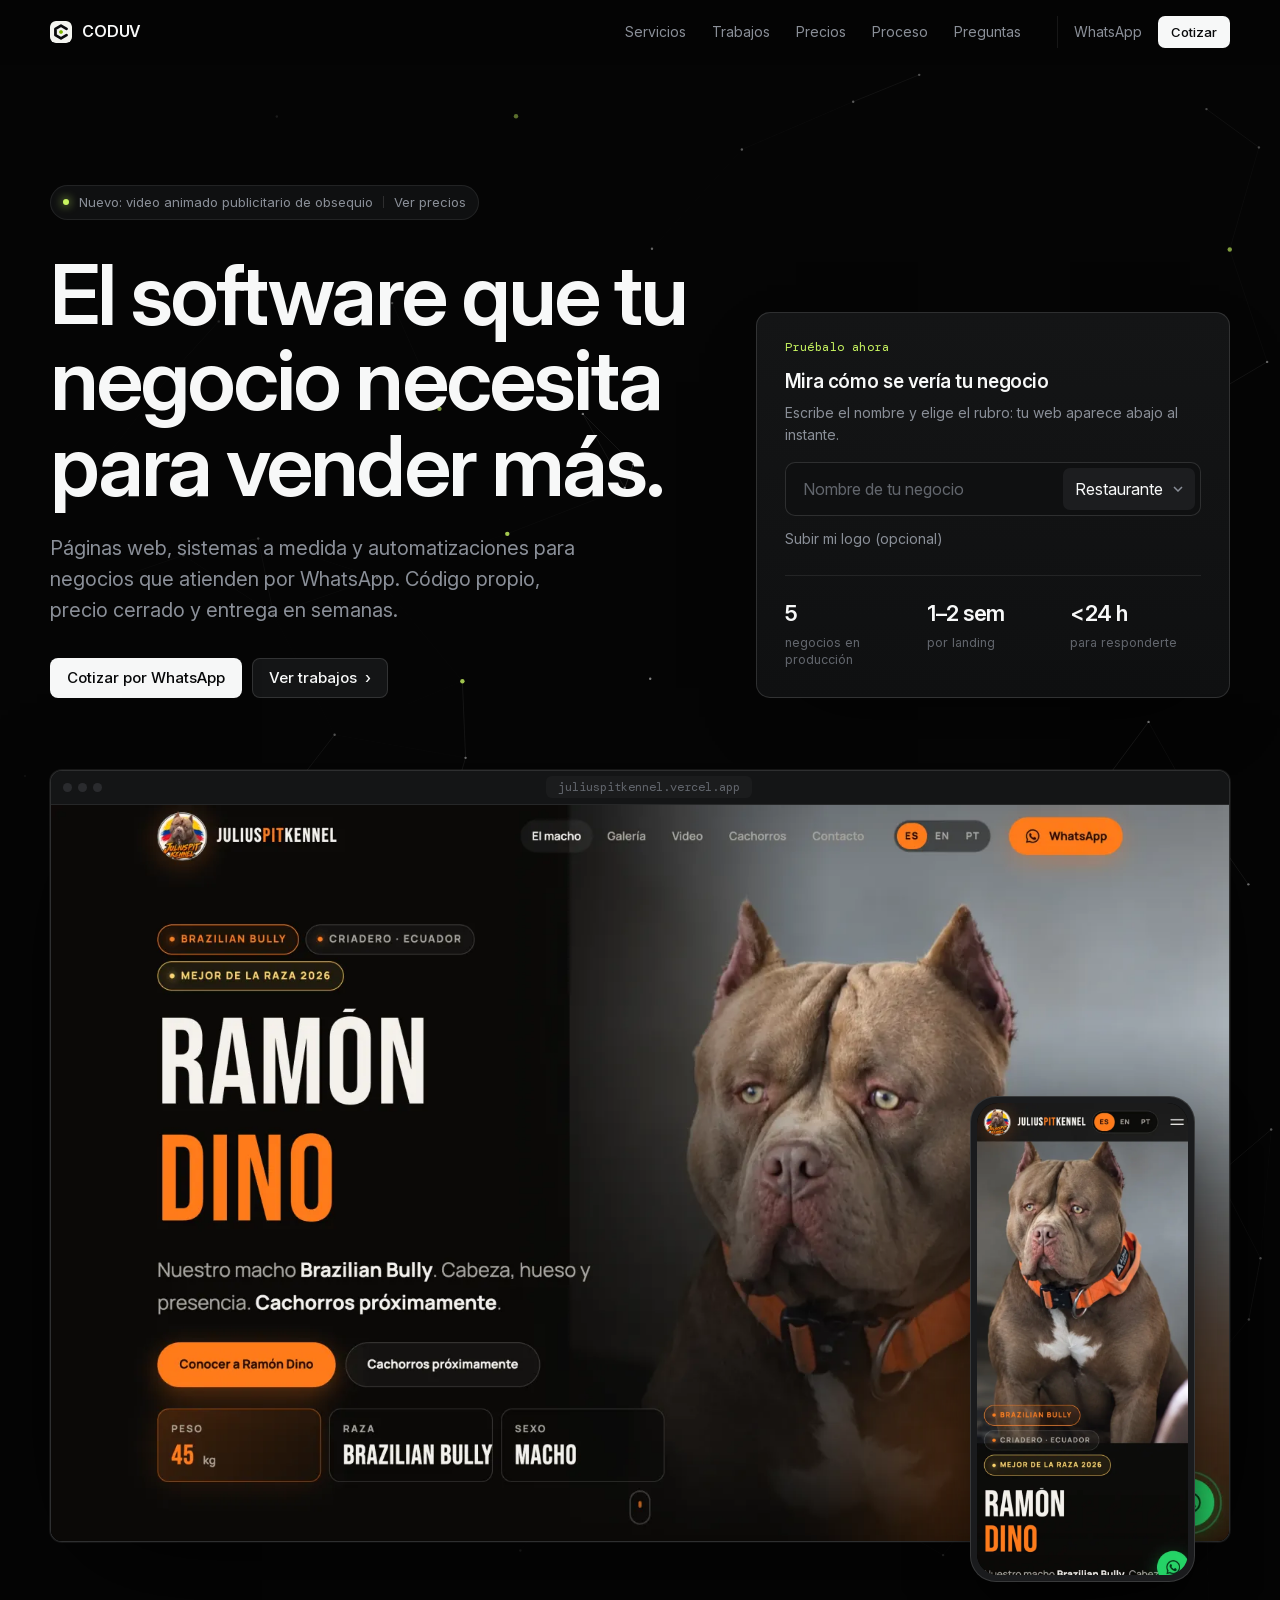
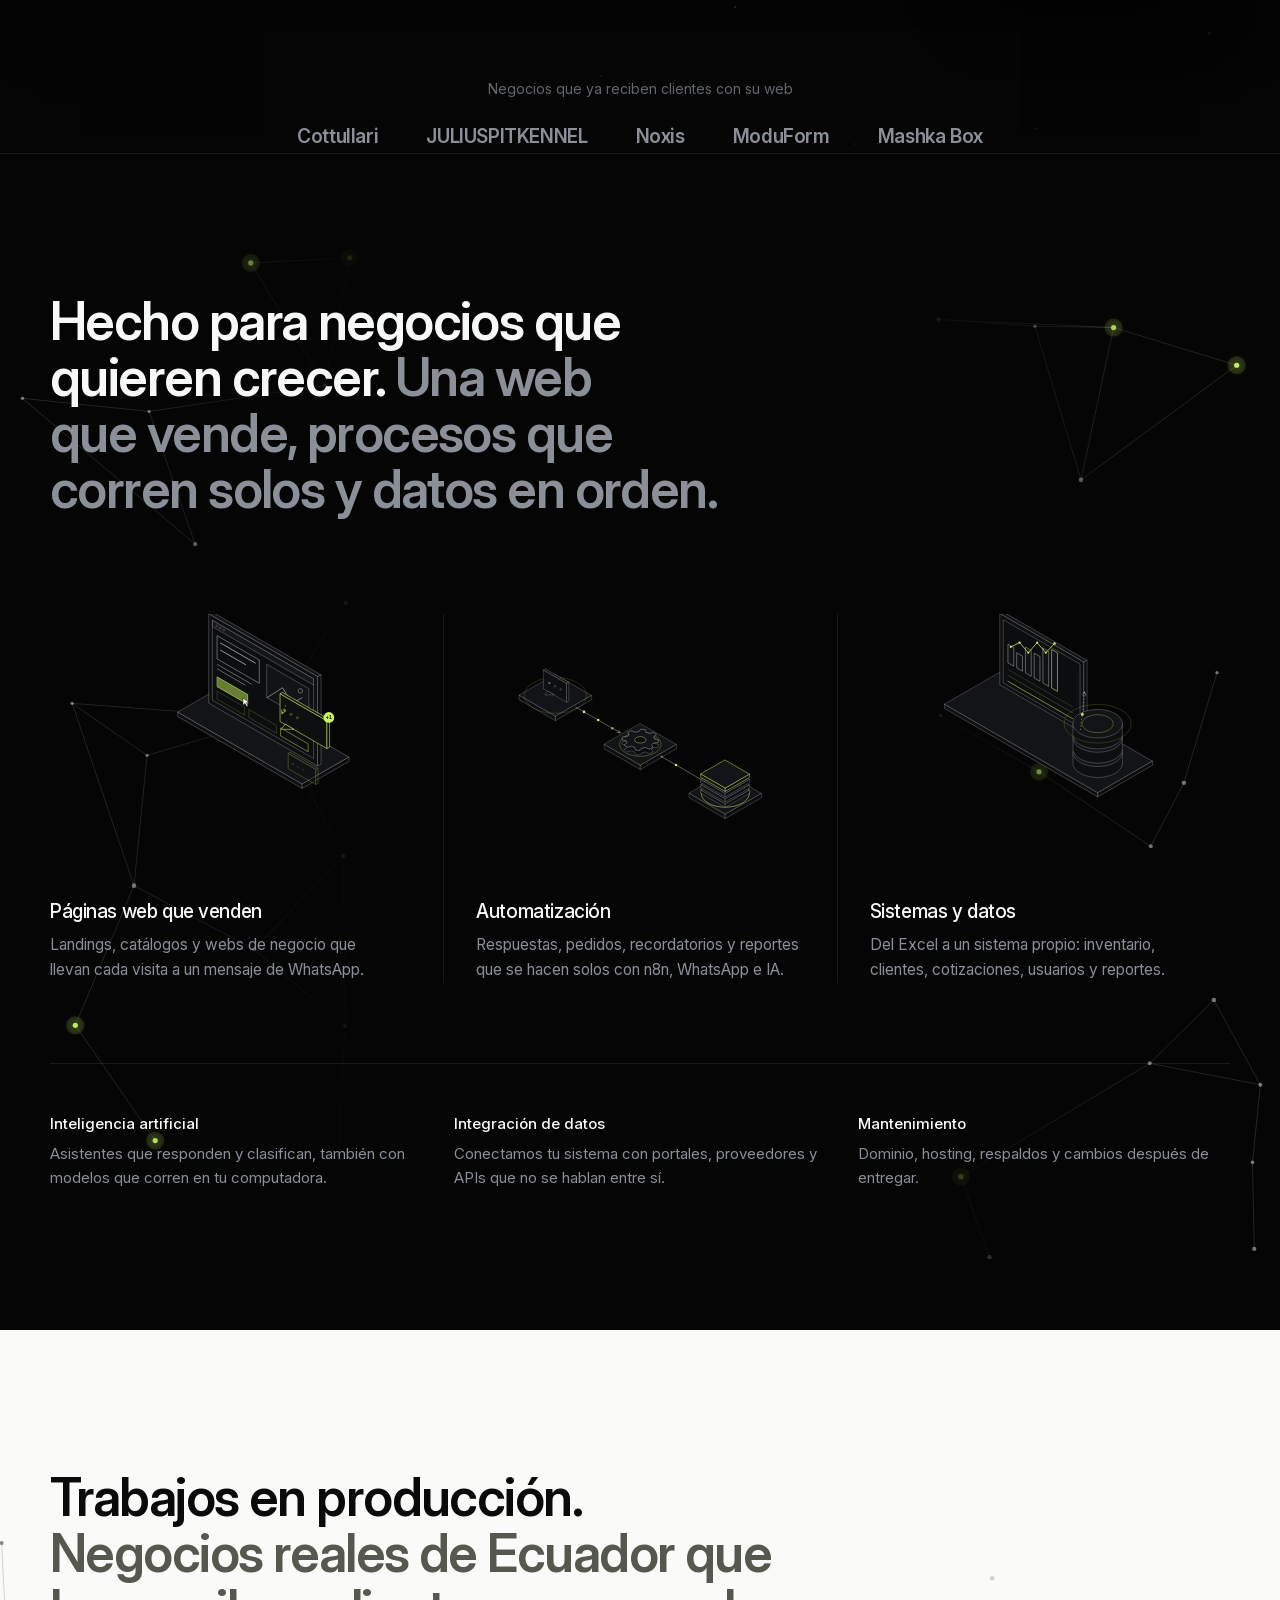
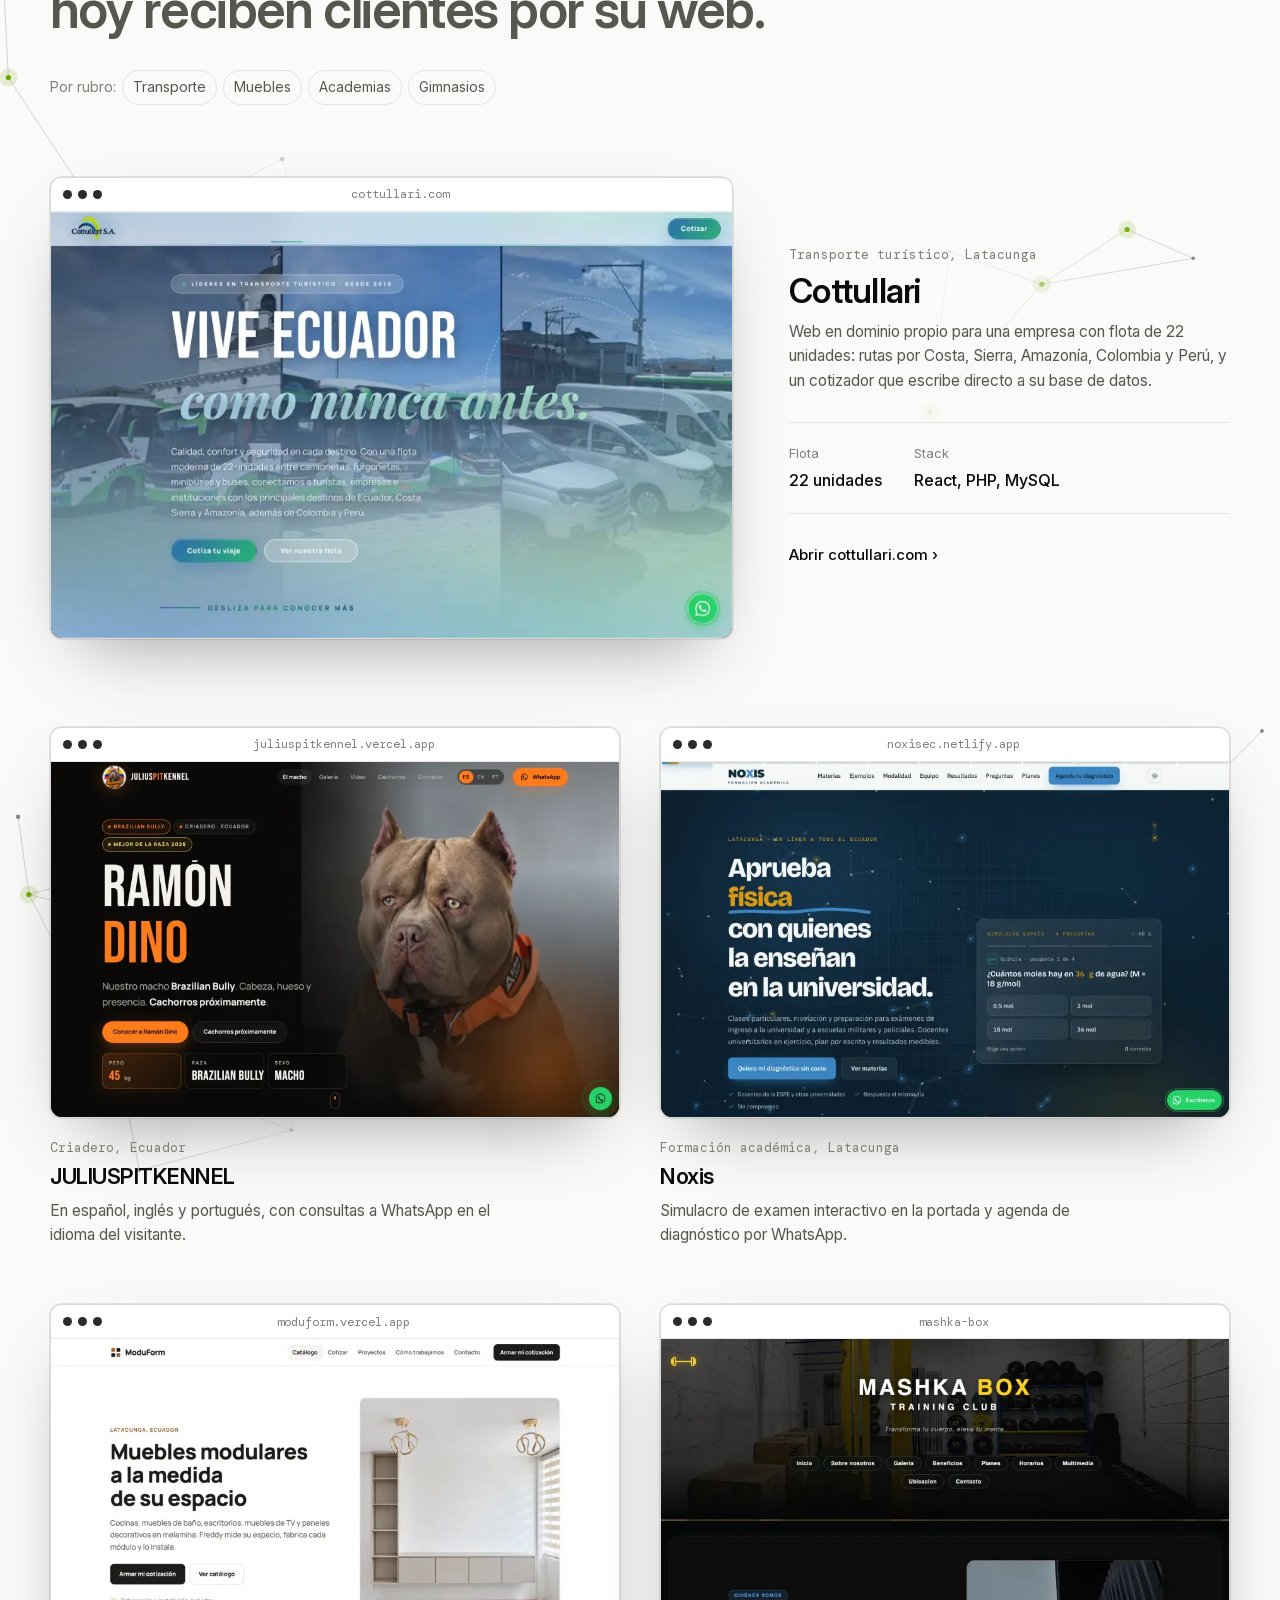
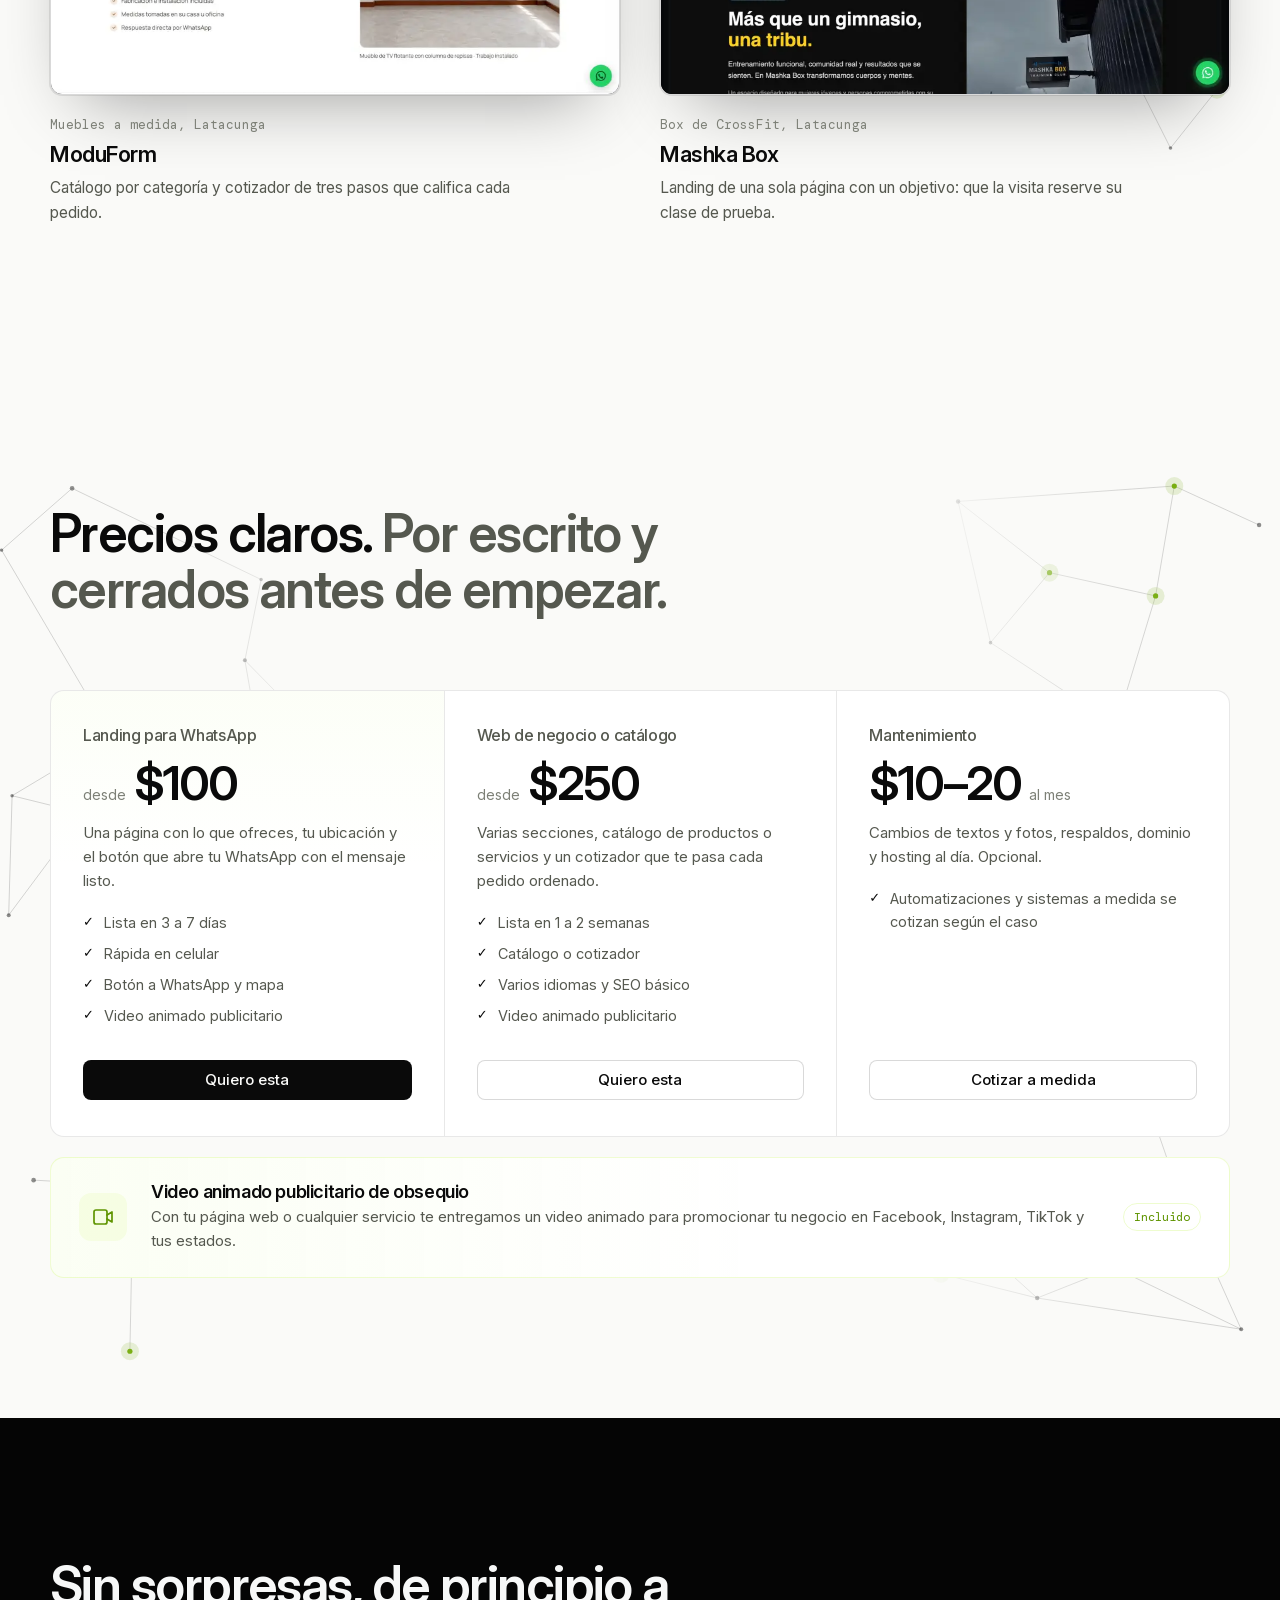
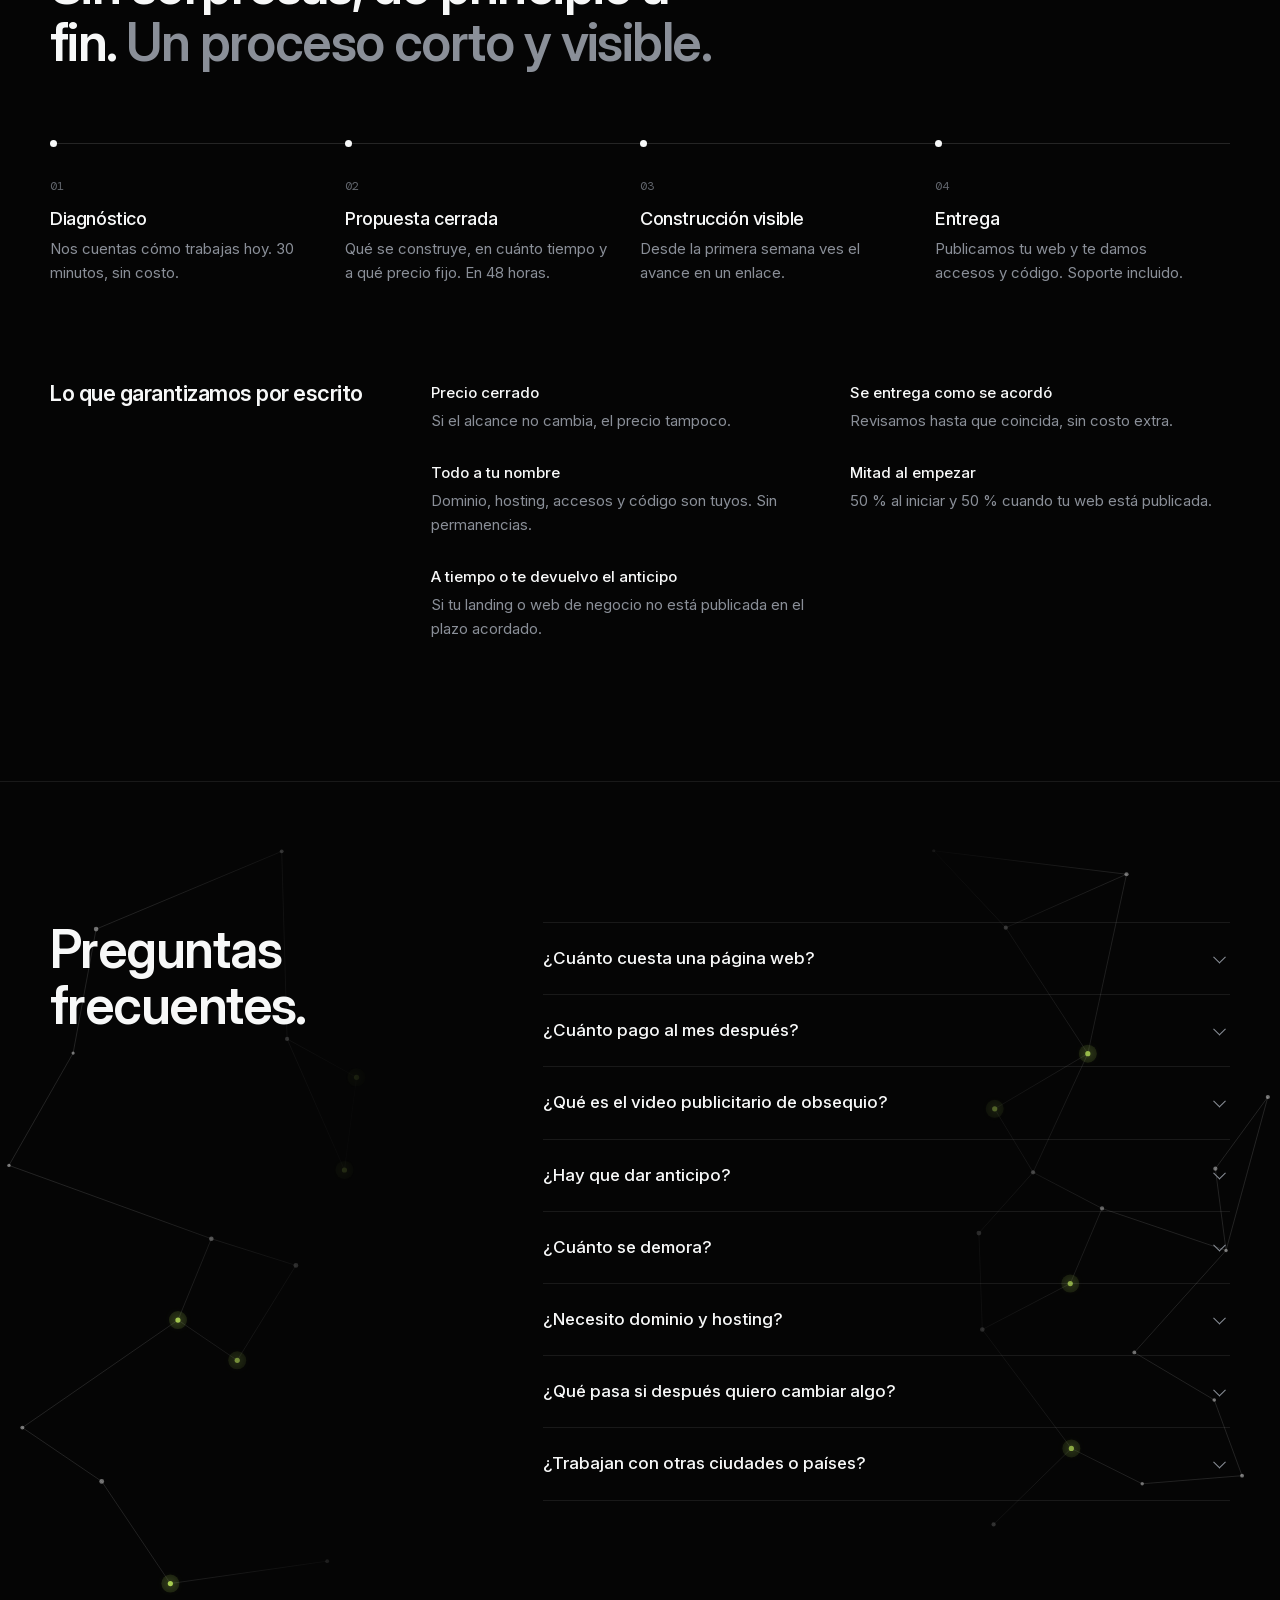
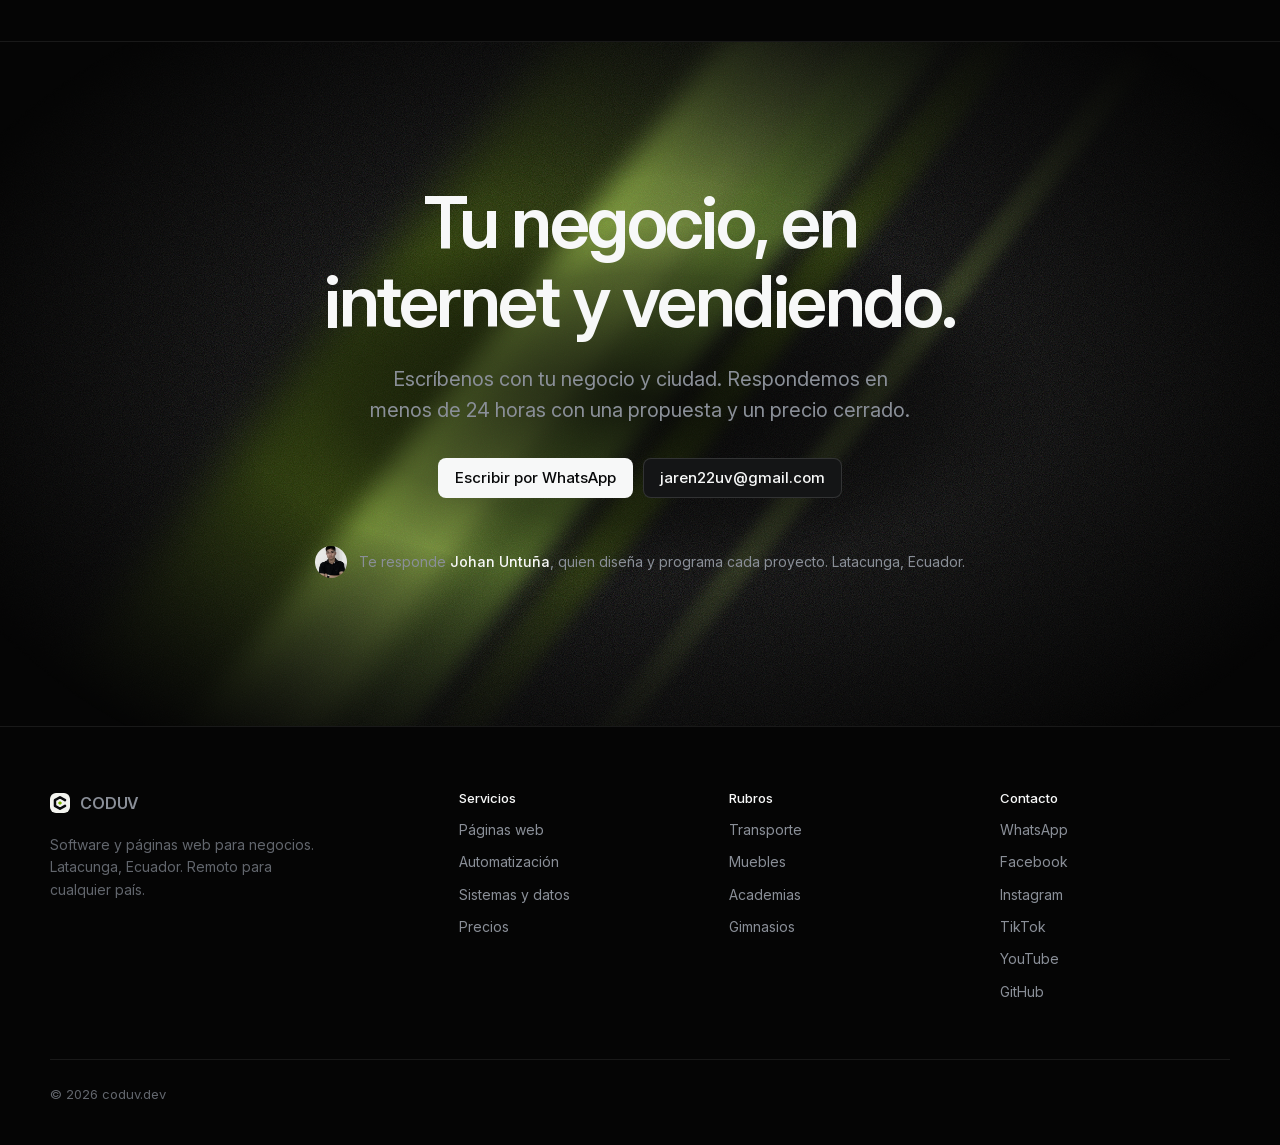
<file: index.html>
<!DOCTYPE html>
<html lang="es" class="no-js">
<head>
<script>document.documentElement.className="js"</script>
<meta charset="utf-8">
<meta name="viewport" content="width=device-width, initial-scale=1">
<title>coduv.dev · Soluciones tecnológicas para negocios</title>
<meta name="description" content="coduv.dev diseña y programa páginas web, sistemas a medida, automatizaciones e inteligencia artificial para negocios de Ecuador y de cualquier país. Código propio, precio cerrado y entrega en semanas.">
<meta name="theme-color" content="#08090a">
<meta name="google-site-verification" content="9lBlpMQuDEfqfQh298GPCqcxobDNAKkiyCYg2o7VheI">
<meta property="og:title" content="coduv.dev · Soluciones tecnológicas para negocios">
<meta property="og:description" content="Páginas web, sistemas a medida y automatización para negocios que atienden por WhatsApp. Cinco negocios ya reciben clientes con sitios hechos por coduv.dev.">
<meta property="og:type" content="website">
<meta property="og:image" content="https://coduv.vercel.app/img/v2/og.jpg">
<meta property="og:locale" content="es_EC">
<meta property="og:url" content="https://coduv.vercel.app/">
<link rel="canonical" href="https://coduv.vercel.app/">
<link rel="icon" href="img/v2/favicon.svg?v=2" type="image/svg+xml">
<link rel="icon" href="favicon.ico" sizes="32x32">
<link rel="apple-touch-icon" href="img/brand/apple-touch-180.png">
<link rel="preload" as="font" href="fonts/inter-var-latin.woff2" type="font/woff2" crossorigin>
<link rel="preload" as="image" href="img/v2/cottullari.webp" type="image/webp" fetchpriority="high">
<link rel="stylesheet" href="css/fonts.css?v=9">
<link rel="stylesheet" href="css/fonts-inter.css?v=9">
<link rel="stylesheet" href="css/v3.css?v=9">
<link rel="stylesheet" href="css/mezcla.css?v=9">
<script type="application/ld+json">
{
  "@context": "https://schema.org",
  "@type": "ProfessionalService",
  "name": "coduv.dev",
  "alternateName": "CODUV",
  "url": "https://coduv.vercel.app/",
  "image": "https://coduv.vercel.app/img/v2/og.jpg",
  "description": "Estudio de desarrollo de software: páginas web, sistemas a medida, automatización e inteligencia artificial.",
  "telephone": "+593963607760",
  "email": "jaren22uv@gmail.com",
  "areaServed": "Worldwide",
  "priceRange": "$100 - $500",
  "address": { "@type": "PostalAddress", "addressLocality": "Latacunga", "addressCountry": "EC" },
  "founder": { "@type": "Person", "name": "Johan Untuña" },
  "sameAs": ["https://www.facebook.com/profile.php?id=61594049955441", "https://www.instagram.com/coduv.dev/", "https://www.tiktok.com/@coduv.dev", "https://www.youtube.com/@coduvdev", "https://github.com/JohanUV"]
}
</script>
</head>
<body>
<a class="skip" href="#main">Ir al contenido</a>

<header class="nav" id="nav">
  <div class="wrap nav__in">
    <a class="brand" href="#top" aria-label="coduv.dev, inicio">
      <img src="img/v2/favicon.svg?v=2" alt="" width="22" height="22">
      <span class="brand__name">CODUV</span>
    </a>
    <nav class="nav__links" aria-label="Principal">
      <a href="#servicios">Servicios</a>
      <a href="#trabajos">Trabajos</a>
      <a href="#precios">Precios</a>
      <a href="#proceso">Proceso</a>
      <a href="#preguntas">Preguntas</a>
    </nav>
    <div class="nav__end">
      <a class="nav__link-wa js-wa" href="#contacto">WhatsApp</a>
      <a class="btn btn--light btn--sm js-wa" href="#contacto" data-msg="Hola coduv.dev, quiero cotizar una web para mi negocio.">Cotizar</a>
    </div>
    <button class="nav__burger" aria-label="Abrir menú" aria-expanded="false" aria-controls="menu"><span></span><span></span></button>
  </div>
  <div class="menu" id="menu" hidden>
    <a href="#servicios">Servicios</a><a href="#trabajos">Trabajos</a><a href="#precios">Precios</a><a href="#proceso">Proceso</a><a href="#preguntas">Preguntas</a>
    <a class="btn btn--light js-wa" href="#contacto">Cotizar por WhatsApp</a>
  </div>
</header>

<main id="main">

<!-- HERO -->
<section class="hero" id="top">
  <div class="wrap hero__grid">
    <div class="hero__copy">
    <a class="hero__pill" href="#precios"><span class="dot"></span>Nuevo: video animado publicitario de obsequio<span class="hero__pill-sep"></span>Ver precios</a>
    <h1>El software que tu negocio necesita para vender más.</h1>
    <p class="lead">Páginas web, sistemas a medida y automatizaciones para negocios que atienden por WhatsApp. Código propio, precio cerrado y entrega en semanas.</p>
    <div class="cta-row">
      <a class="btn btn--light js-wa" href="#contacto" data-msg="Hola coduv.dev, quiero cotizar una web para mi negocio.">Cotizar por WhatsApp</a>
      <a class="btn btn--ghost" href="#trabajos">Ver trabajos <span aria-hidden="true">›</span></a>
    </div>
    </div>
    <form class="try" id="try" autocomplete="off">
      <p class="try__k">Pruébalo ahora</p>
      <label class="try__label" for="try-name">Mira cómo se vería tu negocio</label>
      <p class="try__sub">Escribe el nombre y elige el rubro: tu web aparece abajo al instante.</p>
      <div class="try__row">
        <input id="try-name" name="nombre" type="text" maxlength="28" placeholder="Nombre de tu negocio">
        <select id="try-kind" name="rubro" aria-label="Tipo de negocio">
          <option value="restaurante">Restaurante</option>
          <option value="tienda">Tienda</option>
          <option value="belleza">Belleza</option>
          <option value="taller">Taller</option>
          <option value="salud">Salud</option>
          <option value="gimnasio">Gimnasio</option>
          <option value="transporte">Transporte</option>
          <option value="otro">Otro</option>
        </select>
      </div>
      <div class="try__extra">
        <label class="try__logo"><input type="file" id="try-logo" accept="image/*"><span>Subir mi logo (opcional)</span></label>
        <a class="try__go js-try-wa" href="#contacto" hidden>Quiero esta web para <b data-try-name></b> ›</a>
      </div>
      <dl class="try__stats"><div><dt>5</dt><dd>negocios en producción</dd></div><div><dt>1–2 sem</dt><dd>por landing</dd></div><div><dt>&lt;24 h</dt><dd>para responderte</dd></div></dl>
    </form>
  </div>

  <div class="wrap hero__shot" id="probar">
    <div class="stage" aria-label="Sitios hechos por coduv.dev" data-carousel>
      <div class="browser stage__desk">
        <div class="browser__bar"><i></i><i></i><i></i><span class="browser__url" data-url>cottullari.com</span></div>
        <div class="browser__view">
          <div class="demo" data-demo aria-live="polite"></div>
          <img class="is-on" src="img/v2/cottullari.webp" alt="Portada de cottullari.com" width="1600" height="1000" data-site="cottullari.com">
          <img data-src="img/v2/juliuspitkennel.webp" alt="Portada de JULIUSPITKENNEL" width="1600" height="1000" data-site="juliuspitkennel.vercel.app">
          <img data-src="img/v2/noxis.webp" alt="Portada de Noxis" width="1600" height="1000" data-site="noxisec.netlify.app">
          <img data-src="img/v2/moduform.webp" alt="Portada de ModuForm" width="1600" height="1000" data-site="moduform.vercel.app">
          <img data-src="img/v2/mashka.webp" alt="Portada de Mashka Box" width="1600" height="1000" data-site="mashka-box">
        </div>
      </div>
      <div class="phone stage__mob">
        <div class="phone__view">
          <div class="demo demo--mob" data-demo></div>
          <img class="is-on" src="img/v2/cottullari-mob.webp" alt="" width="640" height="1385">
          <img data-src="img/v2/juliuspitkennel-mob.webp" alt="" width="640" height="1385">
          <img data-src="img/v2/noxis-mob.webp" alt="" width="640" height="1385">
          <img data-src="img/v2/moduform-mob.webp" alt="" width="640" height="1385">
          <img data-src="img/v2/mashka-mob.webp" alt="" width="640" height="1385">
        </div>
      </div>
    </div>

  </div>

  <div class="wrap clients">
    <p>Negocios que ya reciben clientes con su web</p>
    <ul>
      <li>Cottullari</li><li>JULIUSPITKENNEL</li><li>Noxis</li><li>ModuForm</li><li>Mashka Box</li>
    </ul>
  </div>
</section>

<!-- SERVICIOS -->
<section class="sec" id="servicios">
  <div class="wrap">
    <h2 class="sec__title">Hecho para negocios que quieren crecer. <span>Una web que vende, procesos que corren solos y datos en orden.</span></h2>

    <div class="figs">
      <article>
        <img src="img/v3/fig-web.svg" alt="" width="320" height="260" loading="lazy">
        <h3>Páginas web que venden</h3>
        <p>Landings, catálogos y webs de negocio que llevan cada visita a un mensaje de WhatsApp.</p>
      </article>
      <article>
        <img src="img/v3/fig-auto.svg" alt="" width="320" height="260" loading="lazy">
        <h3>Automatización</h3>
        <p>Respuestas, pedidos, recordatorios y reportes que se hacen solos con n8n, WhatsApp e IA.</p>
      </article>
      <article>
        <img src="img/v3/fig-sis.svg" alt="" width="320" height="260" loading="lazy">
        <h3>Sistemas y datos</h3>
        <p>Del Excel a un sistema propio: inventario, clientes, cotizaciones, usuarios y reportes.</p>
      </article>
    </div>

    <ul class="also">
      <li><strong>Inteligencia artificial</strong>Asistentes que responden y clasifican, también con modelos que corren en tu computadora.</li>
      <li><strong>Integración de datos</strong>Conectamos tu sistema con portales, proveedores y APIs que no se hablan entre sí.</li>
      <li><strong>Mantenimiento</strong>Dominio, hosting, respaldos y cambios después de entregar.</li>
    </ul>
  </div>
</section>

<!-- TRABAJOS -->
<section class="sec sec--claro" id="trabajos">
  <div class="wrap">
    <div class="sec__row">
      <h2 class="sec__title">Trabajos en producción. <span>Negocios reales de Ecuador que hoy reciben clientes por su web.</span></h2>
      <p class="niches">Por rubro: <a href="transporte">Transporte</a><a href="muebles">Muebles</a><a href="academias">Academias</a><a href="gimnasios">Gimnasios</a></p>
    </div>

    <article class="case case--wide">
      <a class="work__shot" href="https://cottullari.com/" target="_blank" rel="noopener" aria-label="Abrir cottullari.com">
        <div class="browser"><div class="browser__bar"><i></i><i></i><i></i><span class="browser__url">cottullari.com</span></div>
        <div class="browser__view scroll"><img src="img/v2/cottullari-full.webp" alt="Página completa de Cottullari" loading="lazy" width="900"></div></div>
      </a>
      <div class="case__meta">
        <p class="case__tag">Transporte turístico, Latacunga</p>
        <h3>Cottullari</h3>
        <p>Web en dominio propio para una empresa con flota de 22 unidades: rutas por Costa, Sierra, Amazonía, Colombia y Perú, y un cotizador que escribe directo a su base de datos.</p>
        <dl class="case__facts"><div><dt>Flota</dt><dd>22 unidades</dd></div><div><dt>Stack</dt><dd>React, PHP, MySQL</dd></div></dl>
        <a class="link" href="https://cottullari.com/" target="_blank" rel="noopener">Abrir cottullari.com ›</a>
      </div>
    </article>

    <div class="cases">
      <article class="case">
        <a class="work__shot" href="https://juliuspitkennel.vercel.app/" target="_blank" rel="noopener" aria-label="Abrir juliuspitkennel.vercel.app">
          <div class="browser"><div class="browser__bar"><i></i><i></i><i></i><span class="browser__url">juliuspitkennel.vercel.app</span></div>
          <div class="browser__view scroll"><img src="img/v2/juliuspitkennel-full.webp" alt="Página completa de JULIUSPITKENNEL" loading="lazy" width="900"></div></div>
        </a>
        <p class="case__tag">Criadero, Ecuador</p>
        <h3>JULIUSPITKENNEL</h3>
        <p>En español, inglés y portugués, con consultas a WhatsApp en el idioma del visitante.</p>
      </article>
      <article class="case">
        <a class="work__shot" href="https://noxisec.netlify.app/" target="_blank" rel="noopener" aria-label="Abrir noxisec.netlify.app">
          <div class="browser"><div class="browser__bar"><i></i><i></i><i></i><span class="browser__url">noxisec.netlify.app</span></div>
          <div class="browser__view scroll"><img src="img/v2/noxis-full.webp" alt="Página completa de Noxis" loading="lazy" width="900"></div></div>
        </a>
        <p class="case__tag">Formación académica, Latacunga</p>
        <h3>Noxis</h3>
        <p>Simulacro de examen interactivo en la portada y agenda de diagnóstico por WhatsApp.</p>
      </article>
      <article class="case">
        <a class="work__shot" href="https://moduform.vercel.app/" target="_blank" rel="noopener" aria-label="Abrir moduform.vercel.app">
          <div class="browser"><div class="browser__bar"><i></i><i></i><i></i><span class="browser__url">moduform.vercel.app</span></div>
          <div class="browser__view scroll"><img src="img/v2/moduform-full.webp" alt="Página completa de ModuForm" loading="lazy" width="900"></div></div>
        </a>
        <p class="case__tag">Muebles a medida, Latacunga</p>
        <h3>ModuForm</h3>
        <p>Catálogo por categoría y cotizador de tres pasos que califica cada pedido.</p>
      </article>
      <article class="case">
        <a class="work__shot" href="https://johanuv.github.io/mashka-box/" target="_blank" rel="noopener" aria-label="Abrir mashka-box">
          <div class="browser"><div class="browser__bar"><i></i><i></i><i></i><span class="browser__url">mashka-box</span></div>
          <div class="browser__view scroll"><img src="img/v2/mashka-full.webp" alt="Página completa de Mashka Box" loading="lazy" width="900"></div></div>
        </a>
        <p class="case__tag">Box de CrossFit, Latacunga</p>
        <h3>Mashka Box</h3>
        <p>Landing de una sola página con un objetivo: que la visita reserve su clase de prueba.</p>
      </article>
    </div>
  </div>
</section>

<!-- PRECIOS -->
<section class="sec sec--claro" id="precios">
  <div class="wrap">
    <h2 class="sec__title">Precios claros. <span>Por escrito y cerrados antes de empezar.</span></h2>
    <div class="prices">
      <article class="price">
        <h3>Landing para WhatsApp</h3>
        <p class="price__n"><small>desde</small>$100</p>
        <p>Una página con lo que ofreces, tu ubicación y el botón que abre tu WhatsApp con el mensaje listo.</p>
        <ul class="ticks"><li>Lista en 3 a 7 días</li><li>Rápida en celular</li><li>Botón a WhatsApp y mapa</li><li>Video animado publicitario</li></ul>
        <a class="btn btn--light btn--block js-wa" href="#contacto" data-msg="Hola coduv.dev, me interesa la landing para WhatsApp.">Quiero esta</a>
      </article>
      <article class="price">
        <h3>Web de negocio o catálogo</h3>
        <p class="price__n"><small>desde</small>$250</p>
        <p>Varias secciones, catálogo de productos o servicios y un cotizador que te pasa cada pedido ordenado.</p>
        <ul class="ticks"><li>Lista en 1 a 2 semanas</li><li>Catálogo o cotizador</li><li>Varios idiomas y SEO básico</li><li>Video animado publicitario</li></ul>
        <a class="btn btn--ghost btn--block js-wa" href="#contacto" data-msg="Hola coduv.dev, me interesa la web de negocio o catálogo.">Quiero esta</a>
      </article>
      <article class="price">
        <h3>Mantenimiento</h3>
        <p class="price__n">$10–20<small>al mes</small></p>
        <p>Cambios de textos y fotos, respaldos, dominio y hosting al día. Opcional.</p>
        <ul class="ticks"><li>Automatizaciones y sistemas a medida se cotizan según el caso</li></ul>
        <a class="btn btn--ghost btn--block js-wa" href="#contacto" data-msg="Hola coduv.dev, quiero cotizar una automatización o sistema a medida.">Cotizar a medida</a>
      </article>
    </div>
    <div class="bonus">
      <span class="bonus__ico" aria-hidden="true"><svg viewBox="0 0 24 24" fill="none" stroke="currentColor" stroke-width="1.7" stroke-linecap="round" stroke-linejoin="round"><rect x="3" y="5" width="13" height="14" rx="2"/><path d="M16 10l5-3v10l-5-3"/></svg></span>
      <div>
        <h3>Video animado publicitario de obsequio</h3>
        <p>Con tu página web o cualquier servicio te entregamos un video animado para promocionar tu negocio en Facebook, Instagram, TikTok y tus estados.</p>
      </div>
      <span class="bonus__tag">Incluido</span>
    </div>
  </div>
</section>

<!-- PROCESO -->
<section class="sec" id="proceso">
  <div class="wrap">
    <h2 class="sec__title">Sin sorpresas, de principio a fin. <span>Un proceso corto y visible.</span></h2>
    <ol class="steps">
      <li><span>01</span><h3>Diagnóstico</h3><p>Nos cuentas cómo trabajas hoy. 30 minutos, sin costo.</p></li>
      <li><span>02</span><h3>Propuesta cerrada</h3><p>Qué se construye, en cuánto tiempo y a qué precio fijo. En 48 horas.</p></li>
      <li><span>03</span><h3>Construcción visible</h3><p>Desde la primera semana ves el avance en un enlace.</p></li>
      <li><span>04</span><h3>Entrega</h3><p>Publicamos tu web y te damos accesos y código. Soporte incluido.</p></li>
    </ol>

    <div class="guar">
      <h3>Lo que garantizamos por escrito</h3>
      <ul>
        <li><strong>Precio cerrado</strong>Si el alcance no cambia, el precio tampoco.</li>
        <li><strong>Se entrega como se acordó</strong>Revisamos hasta que coincida, sin costo extra.</li>
        <li><strong>Todo a tu nombre</strong>Dominio, hosting, accesos y código son tuyos. Sin permanencias.</li>
        <li><strong>Mitad al empezar</strong>50 % al iniciar y 50 % cuando tu web está publicada.</li>
        <li><strong>A tiempo o te devuelvo el anticipo</strong>Si tu landing o web de negocio no está publicada en el plazo acordado.</li>
      </ul>
    </div>
  </div>
</section>

<!-- PREGUNTAS -->
<section class="sec" id="preguntas">
  <div class="wrap faq">
    <h2 class="sec__title">Preguntas frecuentes.</h2>
    <div class="faq__list">
      <details><summary>¿Cuánto cuesta una página web?</summary><p>Una landing para WhatsApp parte de $100 y una web de negocio o catálogo de $250. El precio final depende de lo que necesites, y lo recibes por escrito y cerrado antes de empezar.</p></details>
      <details><summary>¿Cuánto pago al mes después?</summary><p>Nada obligatorio. Las webs se publican en servicios sin costo mensual; solo pagas el dominio (.com), unos $12 a $15 al año. Si quieres que hagamos los cambios y respaldos, el mantenimiento cuesta de $10 a $20 al mes.</p></details>
      <details><summary>¿Qué es el video publicitario de obsequio?</summary><p>Con tu página web o cualquier servicio te hacemos un video animado de publicidad de tu negocio, en formato vertical, listo para subir a Facebook, Instagram, TikTok y tus estados de WhatsApp.</p></details>
      <details><summary>¿Hay que dar anticipo?</summary><p>Sí: el 50 % al empezar y el 50 % cuando tu web está publicada. Si no está lista en el plazo acordado, te devolvemos el anticipo.</p></details>
      <details><summary>¿Cuánto se demora?</summary><p>Una landing o web de negocio suele estar lista en una a dos semanas. Un sistema a medida se entrega por fases, con una primera versión utilizable en pocas semanas.</p></details>
      <details><summary>¿Necesito dominio y hosting?</summary><p>No. Te ayudamos a comprar el dominio a tu nombre y configuramos el hosting.</p></details>
      <details><summary>¿Qué pasa si después quiero cambiar algo?</summary><p>Los cambios pequeños de contenido entran en el soporte. Las funciones nuevas se cotizan aparte, por escrito. Y como el código es tuyo, cualquier desarrollador podría continuarlo.</p></details>
      <details><summary>¿Trabajan con otras ciudades o países?</summary><p>Sí, todo el proceso es remoto: diagnóstico por videollamada o WhatsApp, avances en un enlace y entrega en tu dominio. En Latacunga y Cotopaxi también nos reunimos en persona.</p></details>
    </div>
  </div>
</section>

<!-- CONTACTO -->
<section class="sec cta" id="contacto">
  <div class="wrap">
    <h2>Tu negocio, en internet y vendiendo.</h2>
    <p class="lead">Escríbenos con tu negocio y ciudad. Respondemos en menos de 24 horas con una propuesta y un precio cerrado.</p>
    <div class="cta-row">
      <a class="btn btn--light js-wa" href="#contacto" data-msg="Hola coduv.dev, quiero cotizar una web para mi negocio.">Escribir por WhatsApp</a>
      <a class="btn btn--ghost" href="mailto:jaren22uv@gmail.com">jaren22uv@gmail.com</a>
    </div>
    <div class="who">
      <img src="img/brand/johan-640.webp" alt="Johan Untuña" width="40" height="40" loading="lazy">
      <p>Te responde <strong>Johan Untuña</strong>, quien diseña y programa cada proyecto. Latacunga, Ecuador.</p>
    </div>
  </div>
</section>

</main>

<footer class="foot">
  <div class="wrap foot__grid">
    <div>
      <a class="brand" href="#top"><img src="img/v2/favicon.svg?v=2" alt="" width="20" height="20"><span class="brand__name">CODUV</span></a>
      <p>Software y páginas web para negocios. Latacunga, Ecuador. Remoto para cualquier país.</p>
    </div>
    <nav aria-label="Servicios"><h4>Servicios</h4><a href="#servicios">Páginas web</a><a href="#servicios">Automatización</a><a href="#servicios">Sistemas y datos</a><a href="#precios">Precios</a></nav>
    <nav aria-label="Rubros"><h4>Rubros</h4><a href="transporte">Transporte</a><a href="muebles">Muebles</a><a href="academias">Academias</a><a href="gimnasios">Gimnasios</a></nav>
    <nav aria-label="Contacto"><h4>Contacto</h4><a class="js-wa" href="#contacto">WhatsApp</a><a href="https://www.facebook.com/profile.php?id=61594049955441" target="_blank" rel="noopener">Facebook</a><a href="https://www.instagram.com/coduv.dev/" target="_blank" rel="noopener">Instagram</a><a href="https://www.tiktok.com/@coduv.dev" target="_blank" rel="noopener">TikTok</a><a href="https://www.youtube.com/@coduvdev" target="_blank" rel="noopener">YouTube</a><a href="https://github.com/JohanUV" target="_blank" rel="noopener">GitHub</a></nav>
  </div>
  <div class="wrap foot__end">© <span id="year">2026</span> coduv.dev</div>
</footer>

<div class="bar"><a class="btn btn--light js-wa" href="#contacto">Cotizar por WhatsApp</a></div>

<script src="js/v2.js?v=9" defer></script>
<script src="js/fondos.js?v=9" defer></script>
</body>
</html>
</file>
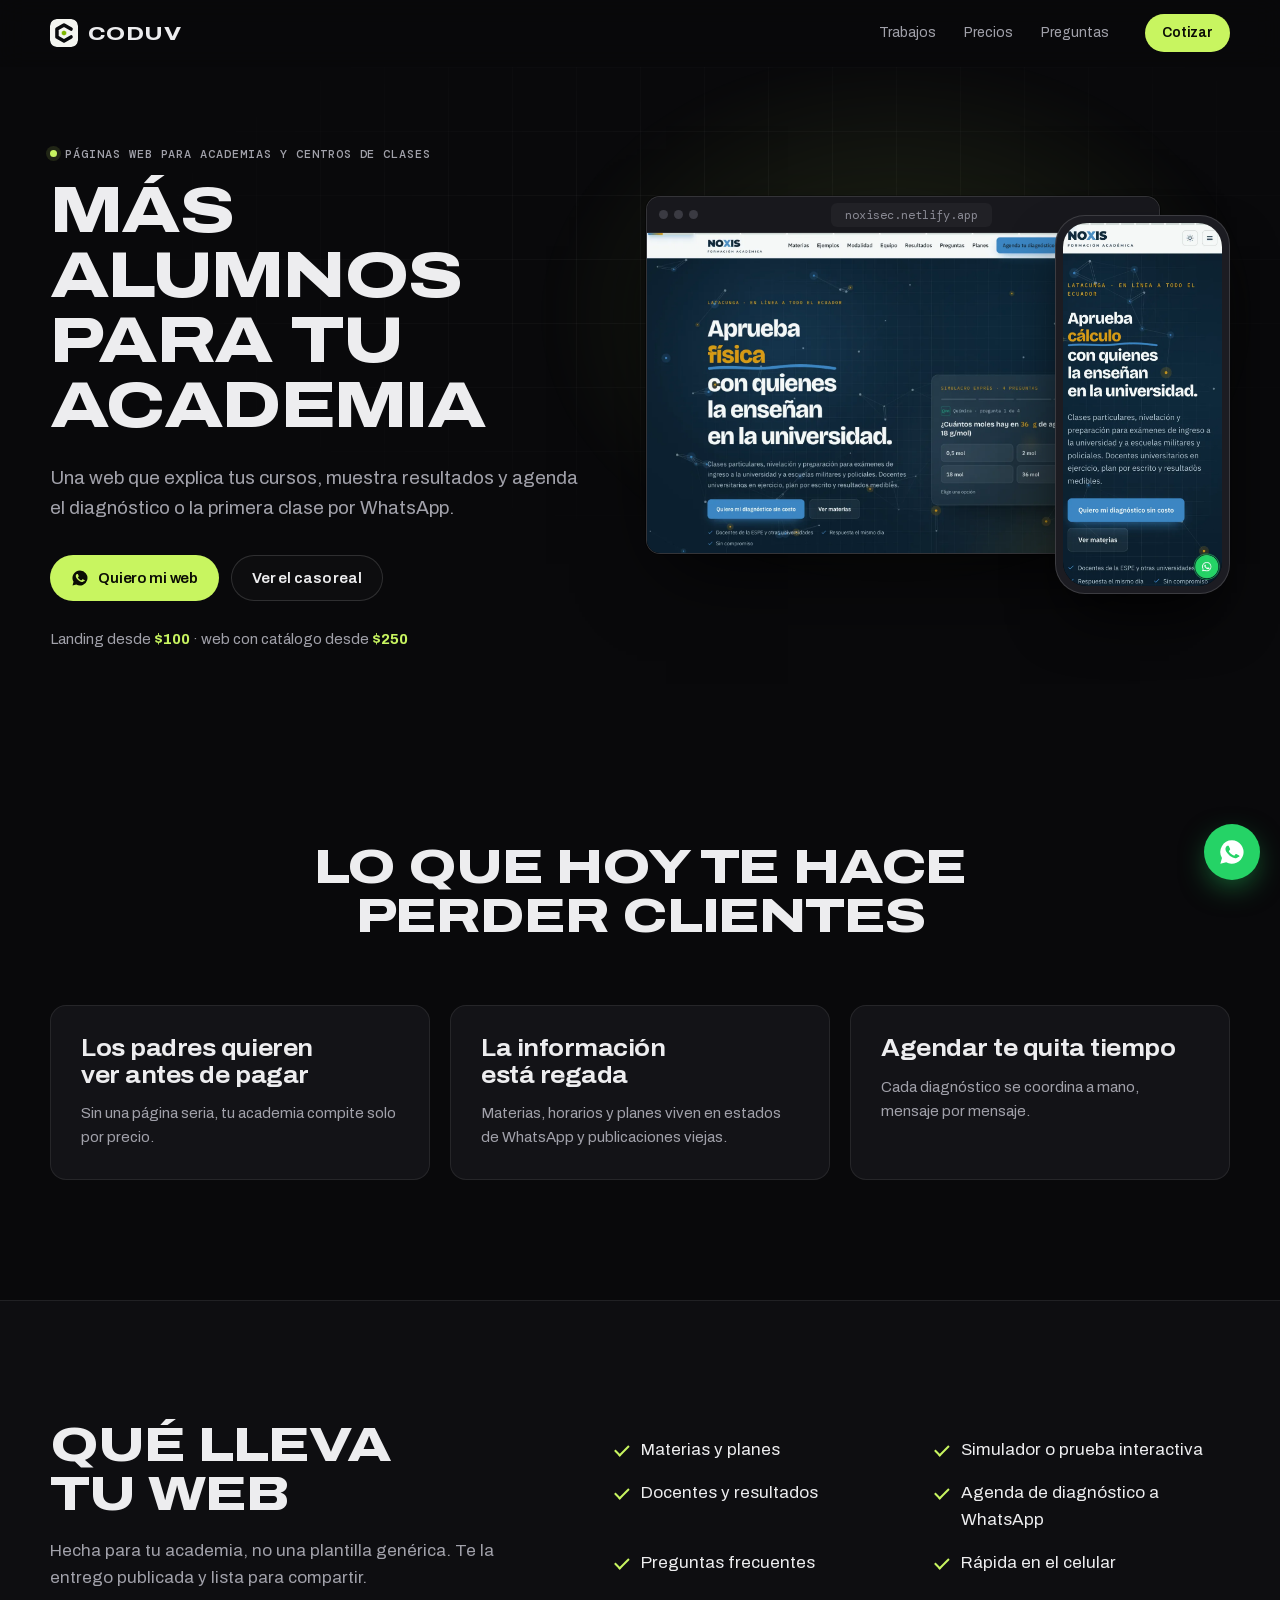
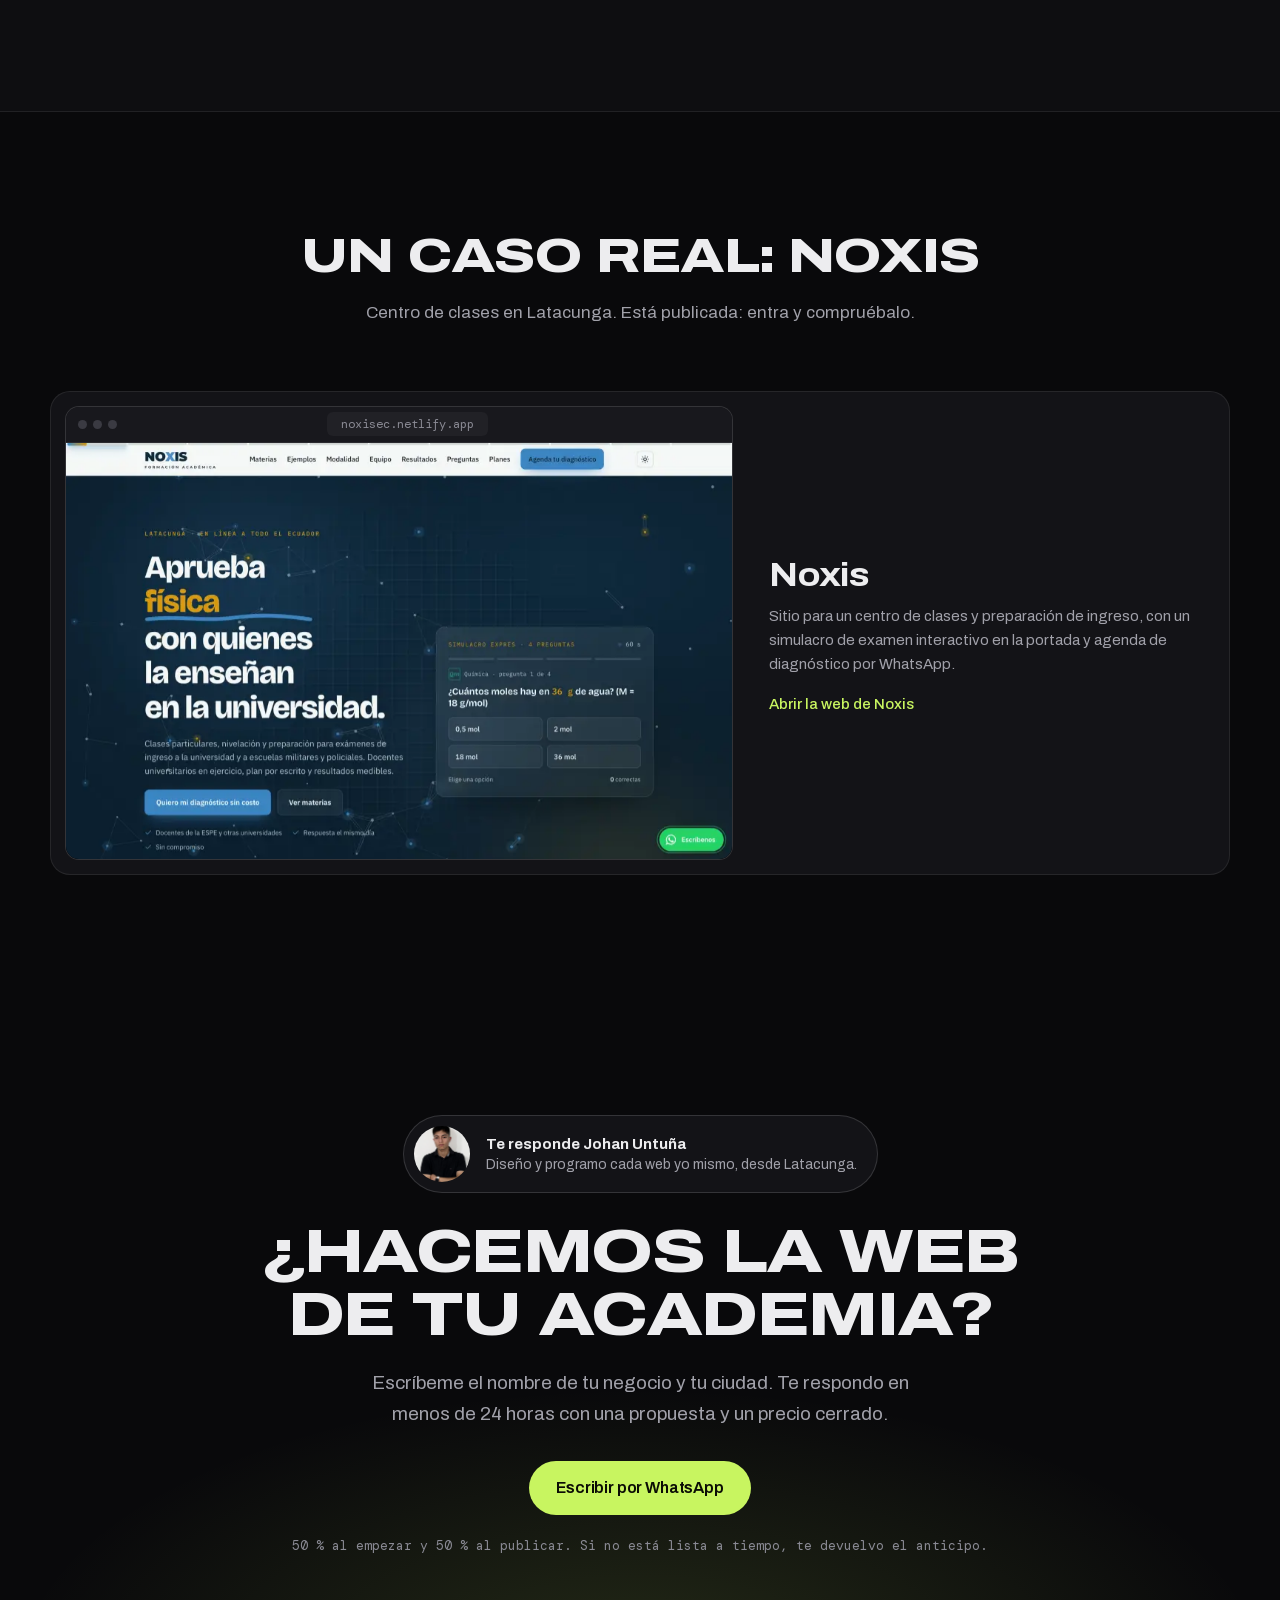
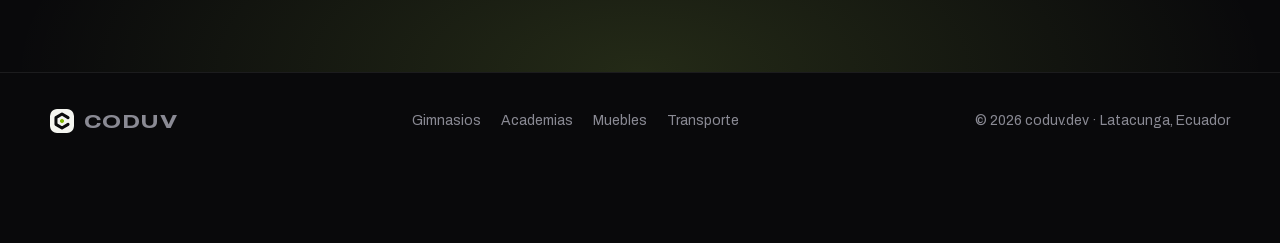
<file: academias.html>
<!DOCTYPE html>
<html lang="es" class="no-js">
<script>document.documentElement.className="js"</script>
<head>
<meta charset="utf-8">
<meta name="viewport" content="width=device-width, initial-scale=1">
<title>Páginas web para academias y centros de clases · coduv.dev</title>
<meta name="description" content="Una web que explica tus cursos, muestra resultados y agenda el diagnóstico o la primera clase por WhatsApp.">
<meta name="theme-color" content="#09090b">
<meta property="og:title" content="Páginas web para academias y centros de clases · coduv.dev">
<meta property="og:description" content="Una web que explica tus cursos, muestra resultados y agenda el diagnóstico o la primera clase por WhatsApp.">
<meta property="og:type" content="website">
<meta property="og:image" content="https://coduv.vercel.app/img/v2/og.jpg">
<meta property="og:locale" content="es_EC">
<link rel="canonical" href="https://coduv.vercel.app/academias">
<link rel="icon" href="img/v2/favicon.svg?v=2" type="image/svg+xml">
<link rel="icon" href="favicon.ico" sizes="32x32">
<link rel="preload" as="font" href="fonts/archivo-100-900-normal-latin.woff2" type="font/woff2" crossorigin>
<link rel="stylesheet" href="css/fonts.css?v=4">
<link rel="stylesheet" href="css/v2.css?v=4">
</head>
<body>
<a class="skip" href="#main">Ir al contenido</a>
<header class="nav" id="nav">
  <div class="wrap nav__in">
    <a class="brand" href="./" aria-label="coduv.dev, inicio"><img src="img/v2/favicon.svg?v=2" alt="" width="28" height="28"><span class="brand__name">CODUV</span></a>
    <nav class="nav__links" aria-label="Principal"><a href="./#trabajos">Trabajos</a><a href="./#servicios">Precios</a><a href="./#preguntas">Preguntas</a></nav>
    <a class="btn btn--sm btn--acc js-wa" href="#contacto" data-msg="Hola coduv.dev, tengo un academia y quiero una página web como la de Noxis.">Cotizar</a>
    <button class="nav__burger" aria-label="Abrir menú" aria-expanded="false" aria-controls="menu"><span></span><span></span></button>
  </div>
  <div class="menu" id="menu" hidden><a href="./#trabajos">Trabajos</a><a href="./#servicios">Precios</a><a href="./#preguntas">Preguntas</a><a class="btn btn--acc js-wa" href="#contacto" data-msg="Hola coduv.dev, tengo un academia y quiero una página web como la de Noxis.">Cotizar por WhatsApp</a></div>
</header>
<main id="main">
<section class="hero hero--niche">
  <div class="hero__glow" aria-hidden="true"></div>
  <div class="wrap hero__in">
    <div class="hero__copy">
      <p class="eyebrow"><span class="dot"></span>Páginas web para academias y centros de clases</p>
      <h1>Más alumnos para tu academia</h1>
      <p class="lead">Una web que explica tus cursos, muestra resultados y agenda el diagnóstico o la primera clase por WhatsApp.</p>
      <div class="cta-row">
        <a class="btn btn--acc js-wa" href="#contacto" data-msg="Hola coduv.dev, tengo un academia y quiero una página web como la de Noxis."><svg viewBox="0 0 24 24" aria-hidden="true"><path d="M12 2a10 10 0 0 0-8.6 15.1L2 22l5-1.3A10 10 0 1 0 12 2Zm5.3 14.1c-.2.6-1.3 1.2-1.8 1.2-.5.1-1 .1-3.3-.8-2.8-1.1-4.5-4-4.7-4.2-.1-.2-1.1-1.5-1.1-2.9s.7-2.1 1-2.4c.3-.3.6-.3.8-.3h.6c.2 0 .4 0 .6.5l.9 2.1c.1.2.1.4 0 .5l-.4.6-.4.5c-.1.1-.3.3-.1.6.2.3.8 1.3 1.7 2.1 1.2 1 2.1 1.4 2.4 1.5.3.1.5.1.6-.1l.9-1.1c.2-.3.4-.2.7-.1l2 1c.3.1.5.2.5.3.1.2.1.7-.1 1.3Z"/></svg>Quiero mi web</a>
        <a class="btn btn--ghost" href="#caso">Ver el caso real</a>
      </div>
      <p class="niche__price">Landing desde <strong>$100</strong> · web con catálogo desde <strong>$250</strong></p>
    </div>
    <div class="stage">
      <div class="browser stage__desk"><div class="browser__bar"><i></i><i></i><i></i><span class="browser__url">noxisec.netlify.app</span></div>
        <div class="browser__view"><img class="is-on" src="img/v2/noxis.webp" alt="Portada de Noxis" width="1600" height="1000" fetchpriority="high"></div></div>
      <div class="phone stage__mob"><div class="phone__view"><img class="is-on" src="img/v2/noxis-mob.webp" alt="" width="640" height="1385"></div></div>
    </div>
  </div>
</section>

<section class="sec">
  <div class="wrap">
    <div class="sec__head"><h2>Lo que hoy te hace perder clientes</h2></div>
    <div class="cards cards--3"><article class="card"><h3>Los padres quieren ver antes de pagar</h3><p>Sin una página seria, tu academia compite solo por precio.</p></article><article class="card"><h3>La información está regada</h3><p>Materias, horarios y planes viven en estados de WhatsApp y publicaciones viejas.</p></article><article class="card"><h3>Agendar te quita tiempo</h3><p>Cada diagnóstico se coordina a mano, mensaje por mensaje.</p></article></div>
  </div>
</section>

<section class="sec sec--alt">
  <div class="wrap niche__inc">
    <div><h2>Qué lleva tu web</h2><p class="sec__sub">Hecha para tu academia, no una plantilla genérica. Te la entrego publicada y lista para compartir.</p></div>
    <ul class="ticks ticks--big"><li>Materias y planes</li><li>Simulador o prueba interactiva</li><li>Docentes y resultados</li><li>Agenda de diagnóstico a WhatsApp</li><li>Preguntas frecuentes</li><li>Rápida en el celular</li></ul>
  </div>
</section>

<section class="sec" id="caso">
  <div class="wrap">
    <div class="sec__head"><h2>Un caso real: Noxis</h2><p class="sec__sub">Centro de clases en Latacunga. Está publicada: entra y compruébalo.</p></div>
    <article class="work work--wide">
      <a class="work__shot" href="https://noxisec.netlify.app/" target="_blank" rel="noopener" aria-label="Abrir noxisec.netlify.app">
        <div class="browser"><div class="browser__bar"><i></i><i></i><i></i><span class="browser__url">noxisec.netlify.app</span></div>
        <div class="browser__view scroll"><img src="img/v2/noxis-full.webp" alt="Página completa de Noxis" loading="lazy" width="900"></div></div>
      </a>
      <div class="work__meta"><h3>Noxis</h3><p>Sitio para un centro de clases y preparación de ingreso, con un simulacro de examen interactivo en la portada y agenda de diagnóstico por WhatsApp.</p><a class="link" href="https://noxisec.netlify.app/" target="_blank" rel="noopener">Abrir la web de Noxis</a></div>
    </article>
  </div>
</section>

<section class="sec cta" id="contacto">
  <div class="wrap cta__in">
    <div class="who"><img src="img/brand/johan-640.webp" alt="Johan Untuña" width="72" height="72" loading="lazy"><p><strong>Te responde Johan Untuña</strong>Diseño y programo cada web yo mismo, desde Latacunga.</p></div>
    <h2>¿Hacemos la web de tu academia?</h2>
    <p class="lead">Escríbeme el nombre de tu negocio y tu ciudad. Te respondo en menos de 24 horas con una propuesta y un precio cerrado.</p>
    <div class="cta-row cta-row--center"><a class="btn btn--acc btn--lg js-wa" href="#contacto" data-msg="Hola coduv.dev, tengo un academia y quiero una página web como la de Noxis.">Escribir por WhatsApp</a></div>
    <p class="cta__small">50 % al empezar y 50 % al publicar. Si no está lista a tiempo, te devuelvo el anticipo.</p>
  </div>
</section>
</main>
<footer class="foot">
  <div class="wrap foot__in">
    <a class="brand" href="./"><img src="img/v2/favicon.svg?v=2" alt="" width="24" height="24"><span class="brand__name">CODUV</span></a>
    <nav aria-label="Rubros"><a href="gimnasios">Gimnasios</a><a href="academias">Academias</a><a href="muebles">Muebles</a><a href="transporte">Transporte</a></nav>
    <p>© <span id="year">2026</span> coduv.dev · Latacunga, Ecuador</p>
  </div>
</footer>
<div class="bar"><a class="btn btn--acc js-wa" href="#contacto" data-msg="Hola coduv.dev, tengo un academia y quiero una página web como la de Noxis.">Cotizar mi web por WhatsApp</a></div>
<a class="fab js-wa" href="#contacto" aria-label="Escribir por WhatsApp" data-msg="Hola coduv.dev, tengo un academia y quiero una página web como la de Noxis."><svg viewBox="0 0 24 24" aria-hidden="true"><path d="M12 2a10 10 0 0 0-8.6 15.1L2 22l5-1.3A10 10 0 1 0 12 2Zm5.3 14.1c-.2.6-1.3 1.2-1.8 1.2-.5.1-1 .1-3.3-.8-2.8-1.1-4.5-4-4.7-4.2-.1-.2-1.1-1.5-1.1-2.9s.7-2.1 1-2.4c.3-.3.6-.3.8-.3h.6c.2 0 .4 0 .6.5l.9 2.1c.1.2.1.4 0 .5l-.4.6-.4.5c-.1.1-.3.3-.1.6.2.3.8 1.3 1.7 2.1 1.2 1 2.1 1.4 2.4 1.5.3.1.5.1.6-.1l.9-1.1c.2-.3.4-.2.7-.1l2 1c.3.1.5.2.5.3.1.2.1.7-.1 1.3Z"/></svg></a>
<script src="js/v2.js?v=4" defer></script>
</body>
</html>
</file>
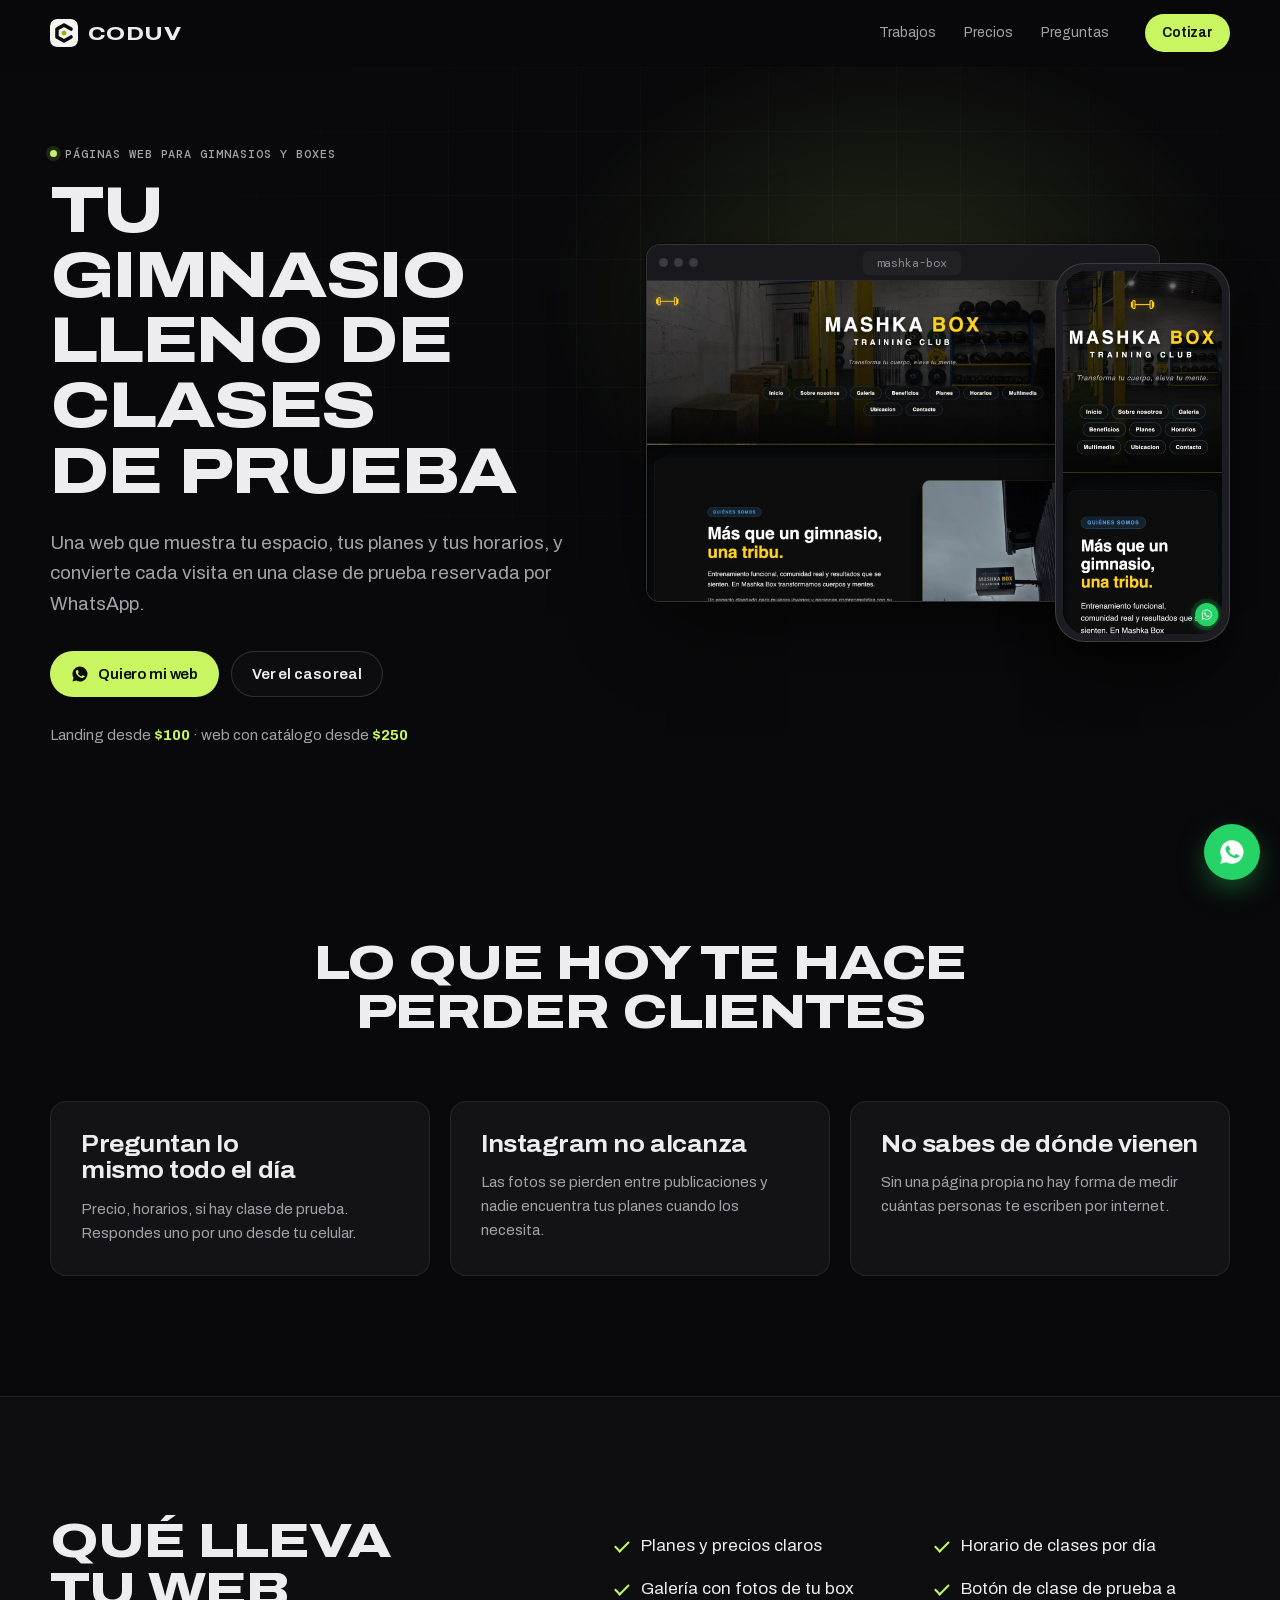
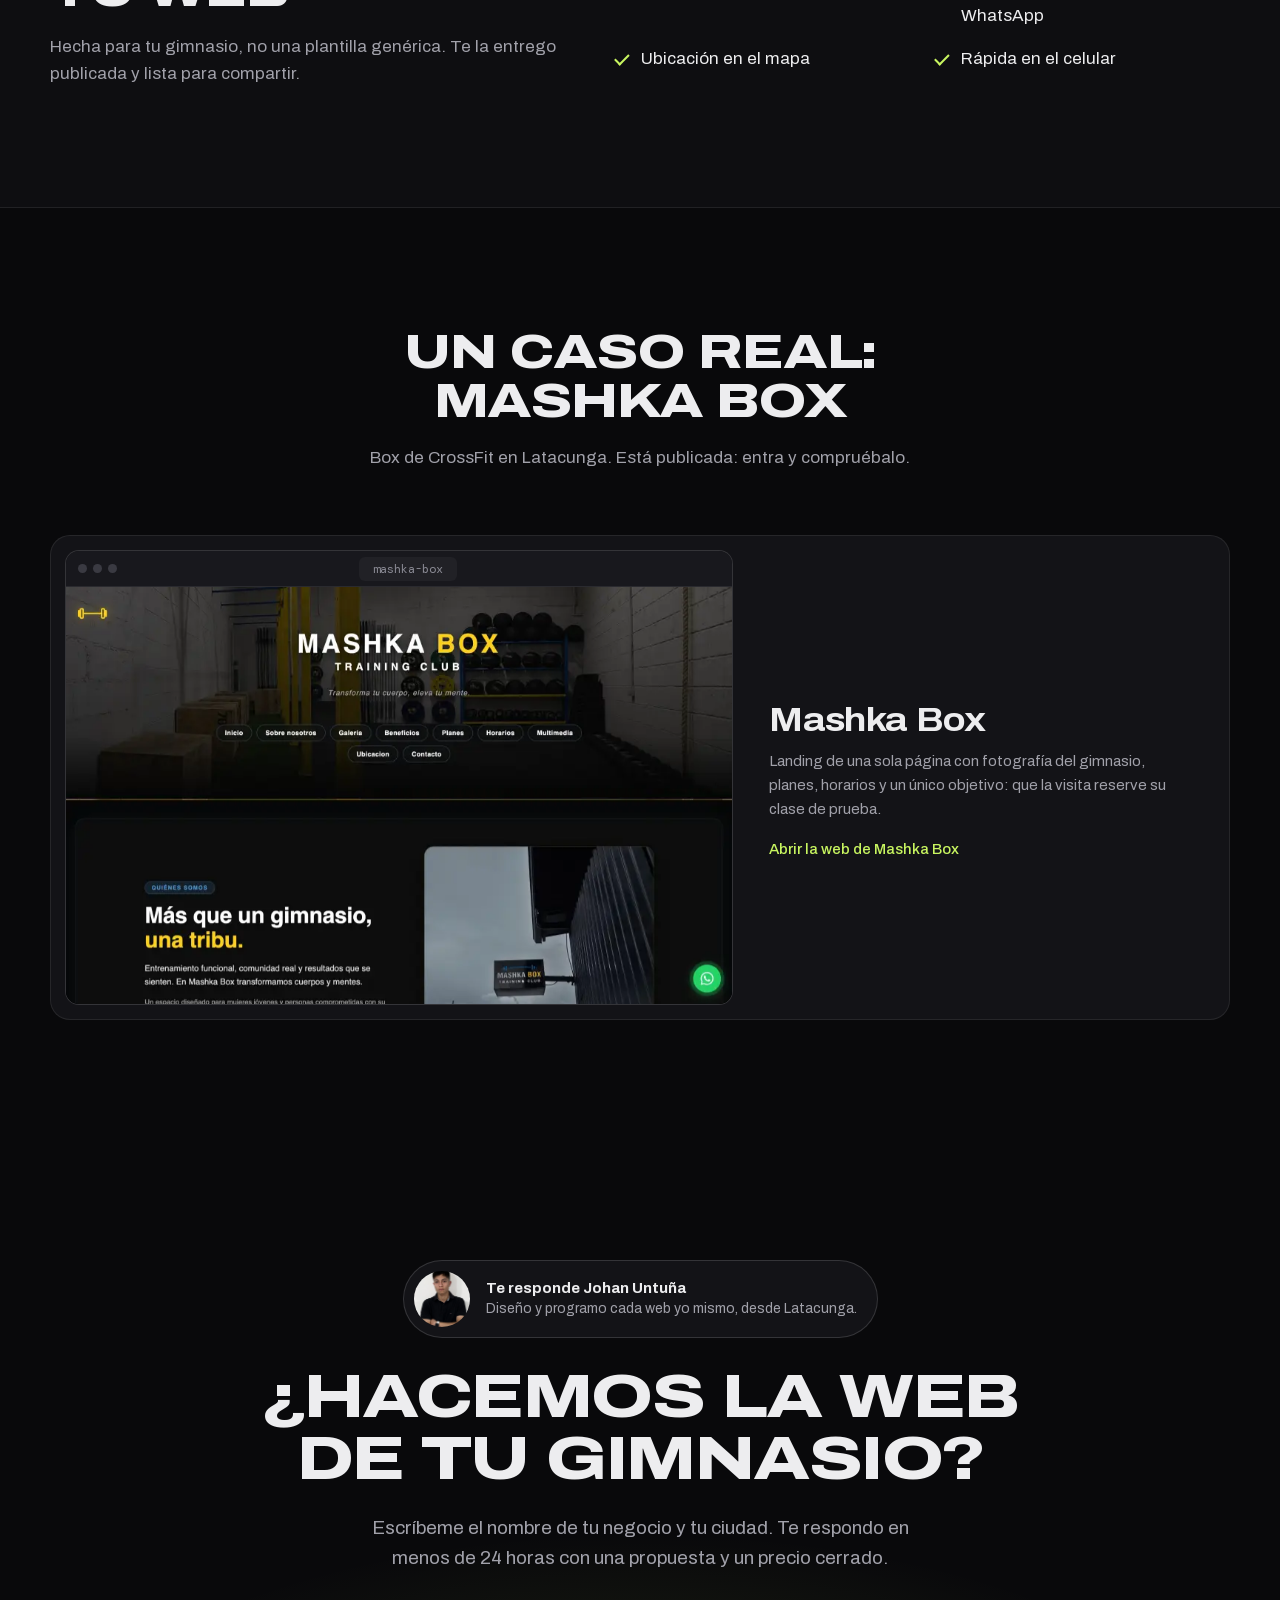
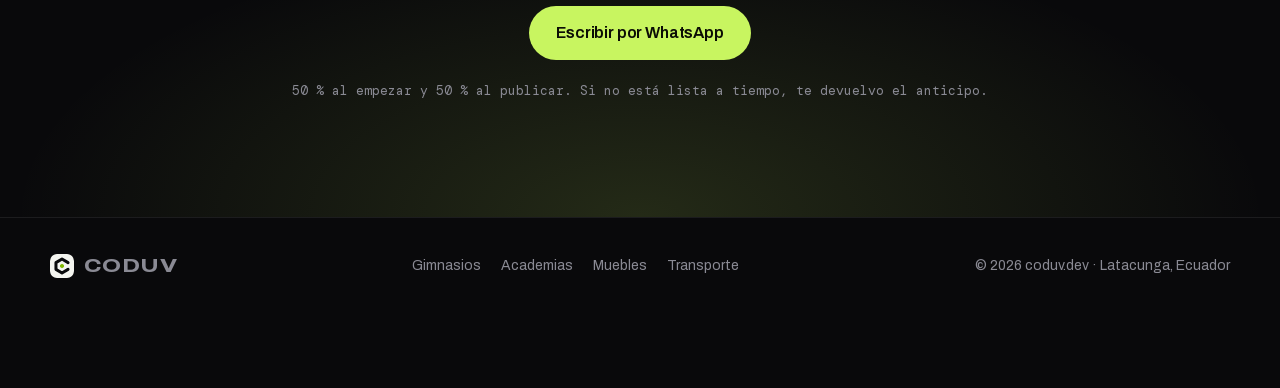
<file: gimnasios.html>
<!DOCTYPE html>
<html lang="es" class="no-js">
<script>document.documentElement.className="js"</script>
<head>
<meta charset="utf-8">
<meta name="viewport" content="width=device-width, initial-scale=1">
<title>Páginas web para gimnasios y boxes · coduv.dev</title>
<meta name="description" content="Una web que muestra tu espacio, tus planes y tus horarios, y convierte cada visita en una clase de prueba reservada por WhatsApp.">
<meta name="theme-color" content="#09090b">
<meta property="og:title" content="Páginas web para gimnasios y boxes · coduv.dev">
<meta property="og:description" content="Una web que muestra tu espacio, tus planes y tus horarios, y convierte cada visita en una clase de prueba reservada por WhatsApp.">
<meta property="og:type" content="website">
<meta property="og:image" content="https://coduv.vercel.app/img/v2/og.jpg">
<meta property="og:locale" content="es_EC">
<link rel="canonical" href="https://coduv.vercel.app/gimnasios">
<link rel="icon" href="img/v2/favicon.svg?v=2" type="image/svg+xml">
<link rel="icon" href="favicon.ico" sizes="32x32">
<link rel="preload" as="font" href="fonts/archivo-100-900-normal-latin.woff2" type="font/woff2" crossorigin>
<link rel="stylesheet" href="css/fonts.css?v=4">
<link rel="stylesheet" href="css/v2.css?v=4">
</head>
<body>
<a class="skip" href="#main">Ir al contenido</a>
<header class="nav" id="nav">
  <div class="wrap nav__in">
    <a class="brand" href="./" aria-label="coduv.dev, inicio"><img src="img/v2/favicon.svg?v=2" alt="" width="28" height="28"><span class="brand__name">CODUV</span></a>
    <nav class="nav__links" aria-label="Principal"><a href="./#trabajos">Trabajos</a><a href="./#servicios">Precios</a><a href="./#preguntas">Preguntas</a></nav>
    <a class="btn btn--sm btn--acc js-wa" href="#contacto" data-msg="Hola coduv.dev, tengo un gimnasio y quiero una página web como la de Mashka Box.">Cotizar</a>
    <button class="nav__burger" aria-label="Abrir menú" aria-expanded="false" aria-controls="menu"><span></span><span></span></button>
  </div>
  <div class="menu" id="menu" hidden><a href="./#trabajos">Trabajos</a><a href="./#servicios">Precios</a><a href="./#preguntas">Preguntas</a><a class="btn btn--acc js-wa" href="#contacto" data-msg="Hola coduv.dev, tengo un gimnasio y quiero una página web como la de Mashka Box.">Cotizar por WhatsApp</a></div>
</header>
<main id="main">
<section class="hero hero--niche">
  <div class="hero__glow" aria-hidden="true"></div>
  <div class="wrap hero__in">
    <div class="hero__copy">
      <p class="eyebrow"><span class="dot"></span>Páginas web para gimnasios y boxes</p>
      <h1>Tu gimnasio lleno de clases de prueba</h1>
      <p class="lead">Una web que muestra tu espacio, tus planes y tus horarios, y convierte cada visita en una clase de prueba reservada por WhatsApp.</p>
      <div class="cta-row">
        <a class="btn btn--acc js-wa" href="#contacto" data-msg="Hola coduv.dev, tengo un gimnasio y quiero una página web como la de Mashka Box."><svg viewBox="0 0 24 24" aria-hidden="true"><path d="M12 2a10 10 0 0 0-8.6 15.1L2 22l5-1.3A10 10 0 1 0 12 2Zm5.3 14.1c-.2.6-1.3 1.2-1.8 1.2-.5.1-1 .1-3.3-.8-2.8-1.1-4.5-4-4.7-4.2-.1-.2-1.1-1.5-1.1-2.9s.7-2.1 1-2.4c.3-.3.6-.3.8-.3h.6c.2 0 .4 0 .6.5l.9 2.1c.1.2.1.4 0 .5l-.4.6-.4.5c-.1.1-.3.3-.1.6.2.3.8 1.3 1.7 2.1 1.2 1 2.1 1.4 2.4 1.5.3.1.5.1.6-.1l.9-1.1c.2-.3.4-.2.7-.1l2 1c.3.1.5.2.5.3.1.2.1.7-.1 1.3Z"/></svg>Quiero mi web</a>
        <a class="btn btn--ghost" href="#caso">Ver el caso real</a>
      </div>
      <p class="niche__price">Landing desde <strong>$100</strong> · web con catálogo desde <strong>$250</strong></p>
    </div>
    <div class="stage">
      <div class="browser stage__desk"><div class="browser__bar"><i></i><i></i><i></i><span class="browser__url">mashka-box</span></div>
        <div class="browser__view"><img class="is-on" src="img/v2/mashka.webp" alt="Portada de Mashka Box" width="1600" height="1000" fetchpriority="high"></div></div>
      <div class="phone stage__mob"><div class="phone__view"><img class="is-on" src="img/v2/mashka-mob.webp" alt="" width="640" height="1385"></div></div>
    </div>
  </div>
</section>

<section class="sec">
  <div class="wrap">
    <div class="sec__head"><h2>Lo que hoy te hace perder clientes</h2></div>
    <div class="cards cards--3"><article class="card"><h3>Preguntan lo mismo todo el día</h3><p>Precio, horarios, si hay clase de prueba. Respondes uno por uno desde tu celular.</p></article><article class="card"><h3>Instagram no alcanza</h3><p>Las fotos se pierden entre publicaciones y nadie encuentra tus planes cuando los necesita.</p></article><article class="card"><h3>No sabes de dónde vienen</h3><p>Sin una página propia no hay forma de medir cuántas personas te escriben por internet.</p></article></div>
  </div>
</section>

<section class="sec sec--alt">
  <div class="wrap niche__inc">
    <div><h2>Qué lleva tu web</h2><p class="sec__sub">Hecha para tu gimnasio, no una plantilla genérica. Te la entrego publicada y lista para compartir.</p></div>
    <ul class="ticks ticks--big"><li>Planes y precios claros</li><li>Horario de clases por día</li><li>Galería con fotos de tu box</li><li>Botón de clase de prueba a WhatsApp</li><li>Ubicación en el mapa</li><li>Rápida en el celular</li></ul>
  </div>
</section>

<section class="sec" id="caso">
  <div class="wrap">
    <div class="sec__head"><h2>Un caso real: Mashka Box</h2><p class="sec__sub">Box de CrossFit en Latacunga. Está publicada: entra y compruébalo.</p></div>
    <article class="work work--wide">
      <a class="work__shot" href="https://johanuv.github.io/mashka-box/" target="_blank" rel="noopener" aria-label="Abrir mashka-box">
        <div class="browser"><div class="browser__bar"><i></i><i></i><i></i><span class="browser__url">mashka-box</span></div>
        <div class="browser__view scroll"><img src="img/v2/mashka-full.webp" alt="Página completa de Mashka Box" loading="lazy" width="900"></div></div>
      </a>
      <div class="work__meta"><h3>Mashka Box</h3><p>Landing de una sola página con fotografía del gimnasio, planes, horarios y un único objetivo: que la visita reserve su clase de prueba.</p><a class="link" href="https://johanuv.github.io/mashka-box/" target="_blank" rel="noopener">Abrir la web de Mashka Box</a></div>
    </article>
  </div>
</section>

<section class="sec cta" id="contacto">
  <div class="wrap cta__in">
    <div class="who"><img src="img/brand/johan-640.webp" alt="Johan Untuña" width="72" height="72" loading="lazy"><p><strong>Te responde Johan Untuña</strong>Diseño y programo cada web yo mismo, desde Latacunga.</p></div>
    <h2>¿Hacemos la web de tu gimnasio?</h2>
    <p class="lead">Escríbeme el nombre de tu negocio y tu ciudad. Te respondo en menos de 24 horas con una propuesta y un precio cerrado.</p>
    <div class="cta-row cta-row--center"><a class="btn btn--acc btn--lg js-wa" href="#contacto" data-msg="Hola coduv.dev, tengo un gimnasio y quiero una página web como la de Mashka Box.">Escribir por WhatsApp</a></div>
    <p class="cta__small">50 % al empezar y 50 % al publicar. Si no está lista a tiempo, te devuelvo el anticipo.</p>
  </div>
</section>
</main>
<footer class="foot">
  <div class="wrap foot__in">
    <a class="brand" href="./"><img src="img/v2/favicon.svg?v=2" alt="" width="24" height="24"><span class="brand__name">CODUV</span></a>
    <nav aria-label="Rubros"><a href="gimnasios">Gimnasios</a><a href="academias">Academias</a><a href="muebles">Muebles</a><a href="transporte">Transporte</a></nav>
    <p>© <span id="year">2026</span> coduv.dev · Latacunga, Ecuador</p>
  </div>
</footer>
<div class="bar"><a class="btn btn--acc js-wa" href="#contacto" data-msg="Hola coduv.dev, tengo un gimnasio y quiero una página web como la de Mashka Box.">Cotizar mi web por WhatsApp</a></div>
<a class="fab js-wa" href="#contacto" aria-label="Escribir por WhatsApp" data-msg="Hola coduv.dev, tengo un gimnasio y quiero una página web como la de Mashka Box."><svg viewBox="0 0 24 24" aria-hidden="true"><path d="M12 2a10 10 0 0 0-8.6 15.1L2 22l5-1.3A10 10 0 1 0 12 2Zm5.3 14.1c-.2.6-1.3 1.2-1.8 1.2-.5.1-1 .1-3.3-.8-2.8-1.1-4.5-4-4.7-4.2-.1-.2-1.1-1.5-1.1-2.9s.7-2.1 1-2.4c.3-.3.6-.3.8-.3h.6c.2 0 .4 0 .6.5l.9 2.1c.1.2.1.4 0 .5l-.4.6-.4.5c-.1.1-.3.3-.1.6.2.3.8 1.3 1.7 2.1 1.2 1 2.1 1.4 2.4 1.5.3.1.5.1.6-.1l.9-1.1c.2-.3.4-.2.7-.1l2 1c.3.1.5.2.5.3.1.2.1.7-.1 1.3Z"/></svg></a>
<script src="js/v2.js?v=4" defer></script>
</body>
</html>
</file>
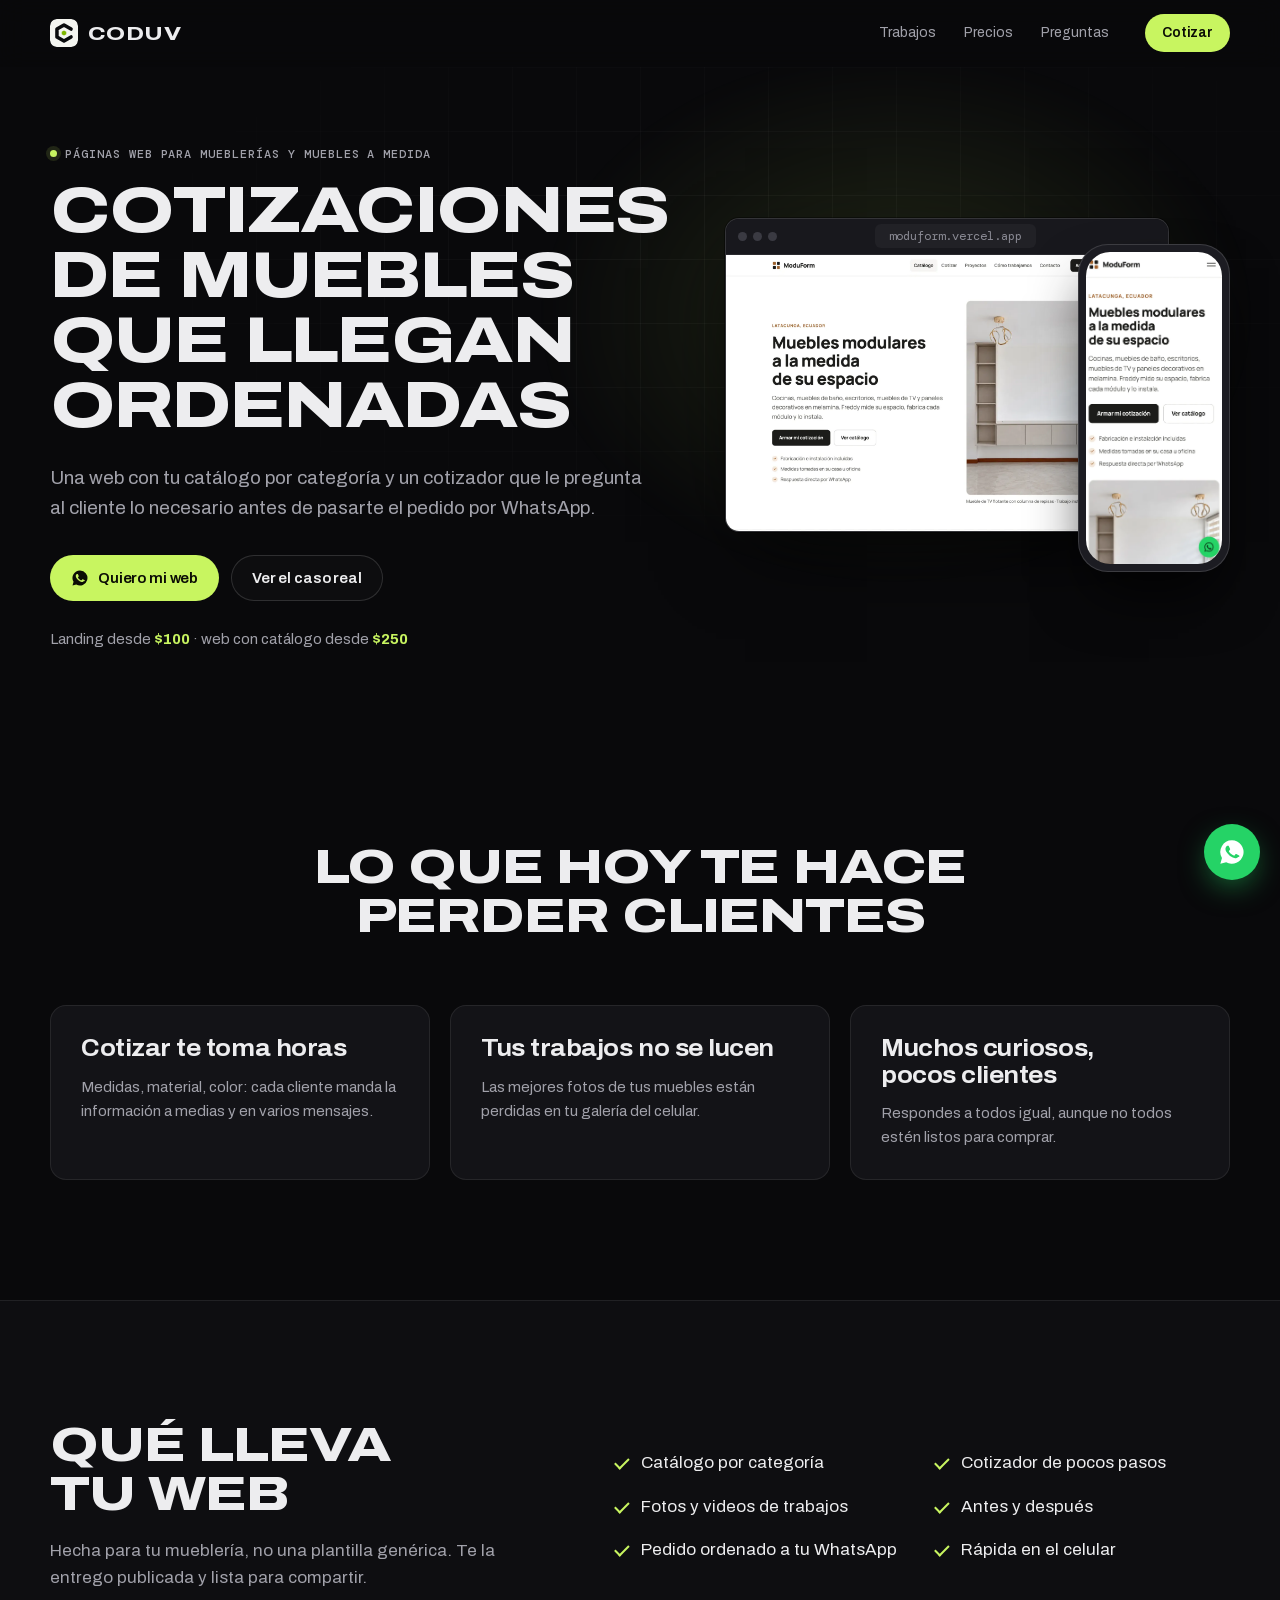
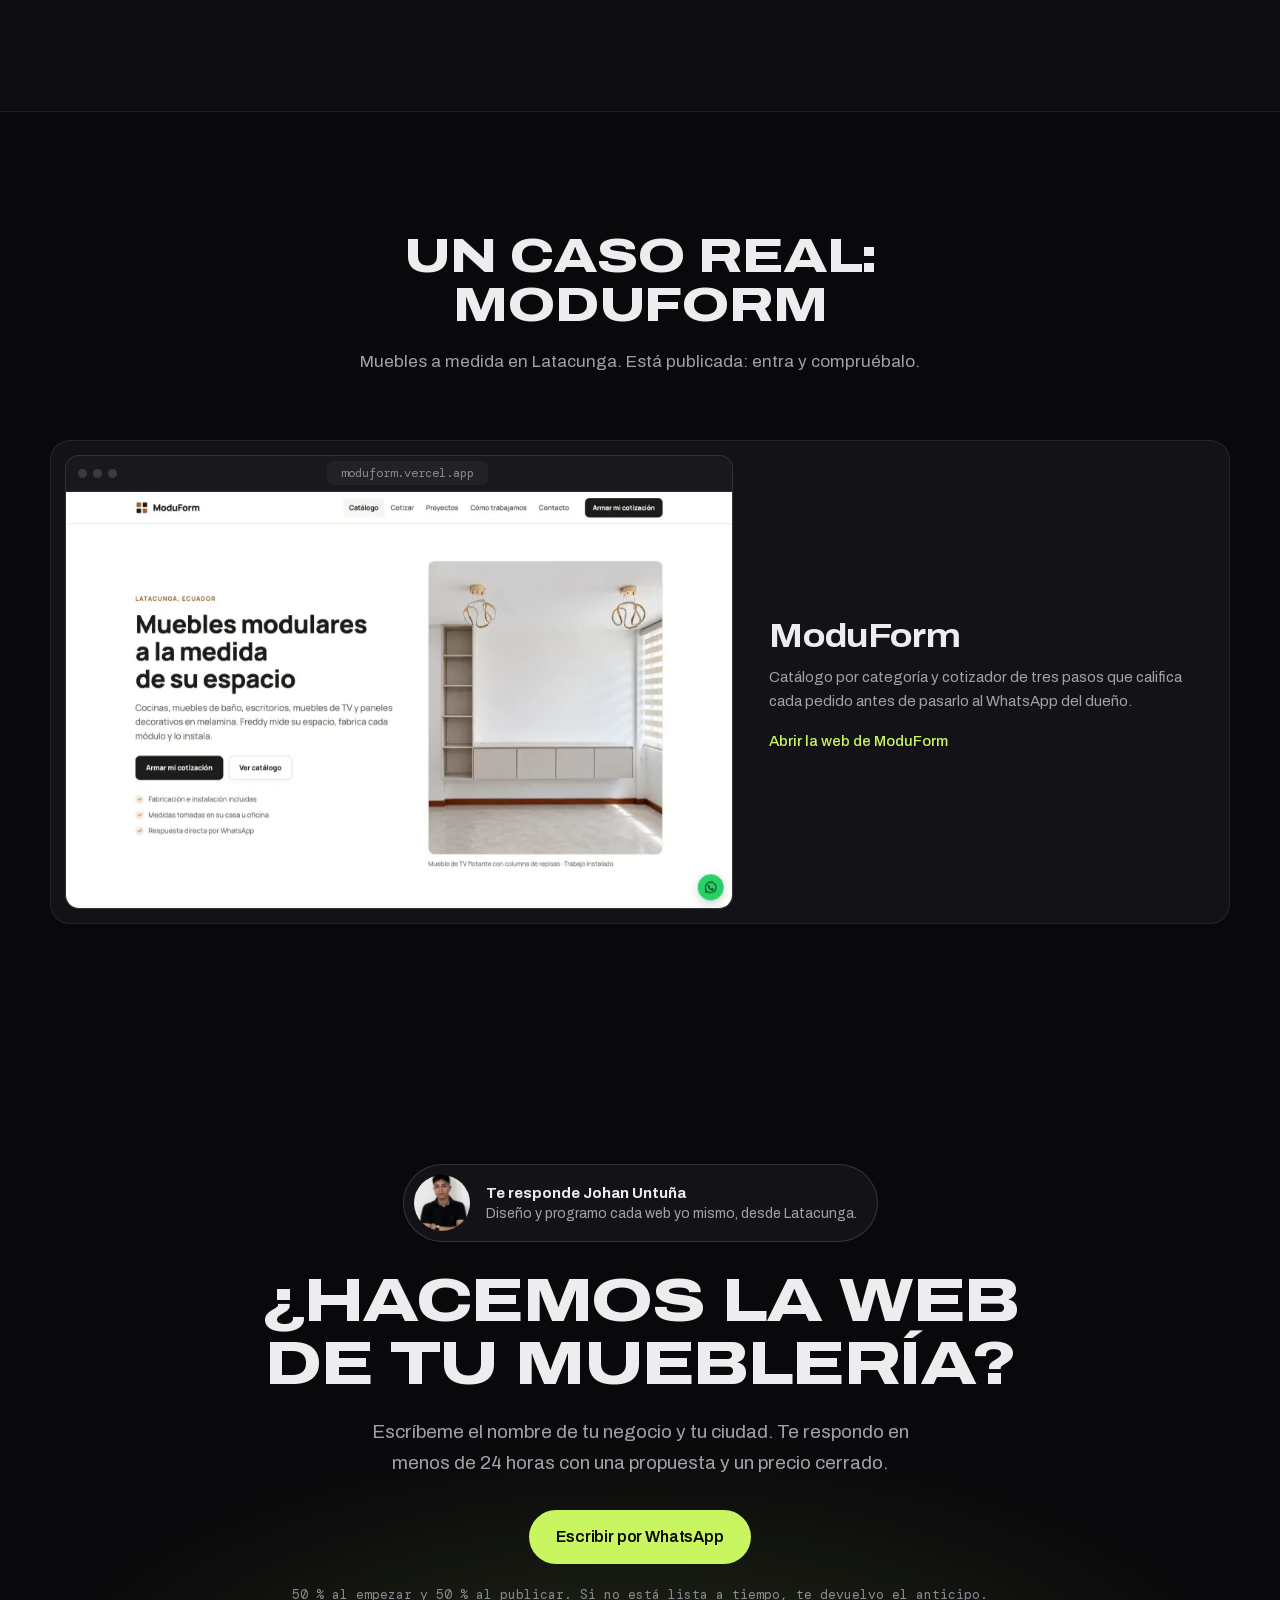
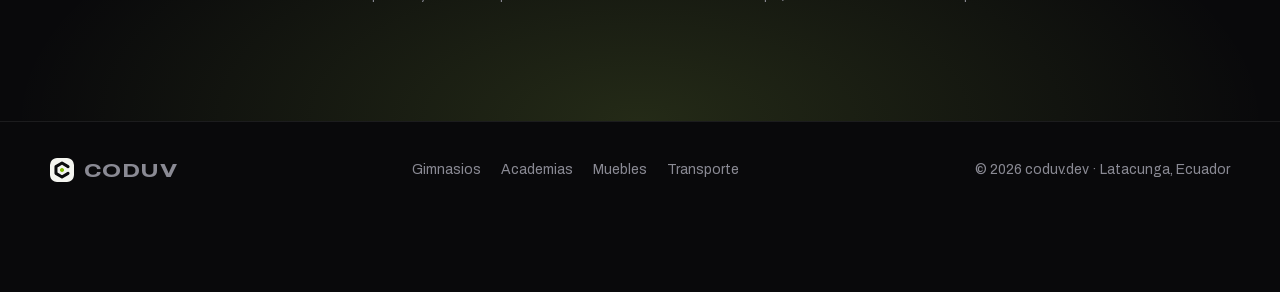
<file: muebles.html>
<!DOCTYPE html>
<html lang="es" class="no-js">
<script>document.documentElement.className="js"</script>
<head>
<meta charset="utf-8">
<meta name="viewport" content="width=device-width, initial-scale=1">
<title>Páginas web para mueblerías y muebles a medida · coduv.dev</title>
<meta name="description" content="Una web con tu catálogo por categoría y un cotizador que le pregunta al cliente lo necesario antes de pasarte el pedido por WhatsApp.">
<meta name="theme-color" content="#09090b">
<meta property="og:title" content="Páginas web para mueblerías y muebles a medida · coduv.dev">
<meta property="og:description" content="Una web con tu catálogo por categoría y un cotizador que le pregunta al cliente lo necesario antes de pasarte el pedido por WhatsApp.">
<meta property="og:type" content="website">
<meta property="og:image" content="https://coduv.vercel.app/img/v2/og.jpg">
<meta property="og:locale" content="es_EC">
<link rel="canonical" href="https://coduv.vercel.app/muebles">
<link rel="icon" href="img/v2/favicon.svg?v=2" type="image/svg+xml">
<link rel="icon" href="favicon.ico" sizes="32x32">
<link rel="preload" as="font" href="fonts/archivo-100-900-normal-latin.woff2" type="font/woff2" crossorigin>
<link rel="stylesheet" href="css/fonts.css?v=4">
<link rel="stylesheet" href="css/v2.css?v=4">
</head>
<body>
<a class="skip" href="#main">Ir al contenido</a>
<header class="nav" id="nav">
  <div class="wrap nav__in">
    <a class="brand" href="./" aria-label="coduv.dev, inicio"><img src="img/v2/favicon.svg?v=2" alt="" width="28" height="28"><span class="brand__name">CODUV</span></a>
    <nav class="nav__links" aria-label="Principal"><a href="./#trabajos">Trabajos</a><a href="./#servicios">Precios</a><a href="./#preguntas">Preguntas</a></nav>
    <a class="btn btn--sm btn--acc js-wa" href="#contacto" data-msg="Hola coduv.dev, tengo un mueblería y quiero una página web como la de ModuForm.">Cotizar</a>
    <button class="nav__burger" aria-label="Abrir menú" aria-expanded="false" aria-controls="menu"><span></span><span></span></button>
  </div>
  <div class="menu" id="menu" hidden><a href="./#trabajos">Trabajos</a><a href="./#servicios">Precios</a><a href="./#preguntas">Preguntas</a><a class="btn btn--acc js-wa" href="#contacto" data-msg="Hola coduv.dev, tengo un mueblería y quiero una página web como la de ModuForm.">Cotizar por WhatsApp</a></div>
</header>
<main id="main">
<section class="hero hero--niche">
  <div class="hero__glow" aria-hidden="true"></div>
  <div class="wrap hero__in">
    <div class="hero__copy">
      <p class="eyebrow"><span class="dot"></span>Páginas web para mueblerías y muebles a medida</p>
      <h1>Cotizaciones de muebles que llegan ordenadas</h1>
      <p class="lead">Una web con tu catálogo por categoría y un cotizador que le pregunta al cliente lo necesario antes de pasarte el pedido por WhatsApp.</p>
      <div class="cta-row">
        <a class="btn btn--acc js-wa" href="#contacto" data-msg="Hola coduv.dev, tengo un mueblería y quiero una página web como la de ModuForm."><svg viewBox="0 0 24 24" aria-hidden="true"><path d="M12 2a10 10 0 0 0-8.6 15.1L2 22l5-1.3A10 10 0 1 0 12 2Zm5.3 14.1c-.2.6-1.3 1.2-1.8 1.2-.5.1-1 .1-3.3-.8-2.8-1.1-4.5-4-4.7-4.2-.1-.2-1.1-1.5-1.1-2.9s.7-2.1 1-2.4c.3-.3.6-.3.8-.3h.6c.2 0 .4 0 .6.5l.9 2.1c.1.2.1.4 0 .5l-.4.6-.4.5c-.1.1-.3.3-.1.6.2.3.8 1.3 1.7 2.1 1.2 1 2.1 1.4 2.4 1.5.3.1.5.1.6-.1l.9-1.1c.2-.3.4-.2.7-.1l2 1c.3.1.5.2.5.3.1.2.1.7-.1 1.3Z"/></svg>Quiero mi web</a>
        <a class="btn btn--ghost" href="#caso">Ver el caso real</a>
      </div>
      <p class="niche__price">Landing desde <strong>$100</strong> · web con catálogo desde <strong>$250</strong></p>
    </div>
    <div class="stage">
      <div class="browser stage__desk"><div class="browser__bar"><i></i><i></i><i></i><span class="browser__url">moduform.vercel.app</span></div>
        <div class="browser__view"><img class="is-on" src="img/v2/moduform.webp" alt="Portada de ModuForm" width="1600" height="1000" fetchpriority="high"></div></div>
      <div class="phone stage__mob"><div class="phone__view"><img class="is-on" src="img/v2/moduform-mob.webp" alt="" width="640" height="1385"></div></div>
    </div>
  </div>
</section>

<section class="sec">
  <div class="wrap">
    <div class="sec__head"><h2>Lo que hoy te hace perder clientes</h2></div>
    <div class="cards cards--3"><article class="card"><h3>Cotizar te toma horas</h3><p>Medidas, material, color: cada cliente manda la información a medias y en varios mensajes.</p></article><article class="card"><h3>Tus trabajos no se lucen</h3><p>Las mejores fotos de tus muebles están perdidas en tu galería del celular.</p></article><article class="card"><h3>Muchos curiosos, pocos clientes</h3><p>Respondes a todos igual, aunque no todos estén listos para comprar.</p></article></div>
  </div>
</section>

<section class="sec sec--alt">
  <div class="wrap niche__inc">
    <div><h2>Qué lleva tu web</h2><p class="sec__sub">Hecha para tu mueblería, no una plantilla genérica. Te la entrego publicada y lista para compartir.</p></div>
    <ul class="ticks ticks--big"><li>Catálogo por categoría</li><li>Cotizador de pocos pasos</li><li>Fotos y videos de trabajos</li><li>Antes y después</li><li>Pedido ordenado a tu WhatsApp</li><li>Rápida en el celular</li></ul>
  </div>
</section>

<section class="sec" id="caso">
  <div class="wrap">
    <div class="sec__head"><h2>Un caso real: ModuForm</h2><p class="sec__sub">Muebles a medida en Latacunga. Está publicada: entra y compruébalo.</p></div>
    <article class="work work--wide">
      <a class="work__shot" href="https://moduform.vercel.app/" target="_blank" rel="noopener" aria-label="Abrir moduform.vercel.app">
        <div class="browser"><div class="browser__bar"><i></i><i></i><i></i><span class="browser__url">moduform.vercel.app</span></div>
        <div class="browser__view scroll"><img src="img/v2/moduform-full.webp" alt="Página completa de ModuForm" loading="lazy" width="900"></div></div>
      </a>
      <div class="work__meta"><h3>ModuForm</h3><p>Catálogo por categoría y cotizador de tres pasos que califica cada pedido antes de pasarlo al WhatsApp del dueño.</p><a class="link" href="https://moduform.vercel.app/" target="_blank" rel="noopener">Abrir la web de ModuForm</a></div>
    </article>
  </div>
</section>

<section class="sec cta" id="contacto">
  <div class="wrap cta__in">
    <div class="who"><img src="img/brand/johan-640.webp" alt="Johan Untuña" width="72" height="72" loading="lazy"><p><strong>Te responde Johan Untuña</strong>Diseño y programo cada web yo mismo, desde Latacunga.</p></div>
    <h2>¿Hacemos la web de tu mueblería?</h2>
    <p class="lead">Escríbeme el nombre de tu negocio y tu ciudad. Te respondo en menos de 24 horas con una propuesta y un precio cerrado.</p>
    <div class="cta-row cta-row--center"><a class="btn btn--acc btn--lg js-wa" href="#contacto" data-msg="Hola coduv.dev, tengo un mueblería y quiero una página web como la de ModuForm.">Escribir por WhatsApp</a></div>
    <p class="cta__small">50 % al empezar y 50 % al publicar. Si no está lista a tiempo, te devuelvo el anticipo.</p>
  </div>
</section>
</main>
<footer class="foot">
  <div class="wrap foot__in">
    <a class="brand" href="./"><img src="img/v2/favicon.svg?v=2" alt="" width="24" height="24"><span class="brand__name">CODUV</span></a>
    <nav aria-label="Rubros"><a href="gimnasios">Gimnasios</a><a href="academias">Academias</a><a href="muebles">Muebles</a><a href="transporte">Transporte</a></nav>
    <p>© <span id="year">2026</span> coduv.dev · Latacunga, Ecuador</p>
  </div>
</footer>
<div class="bar"><a class="btn btn--acc js-wa" href="#contacto" data-msg="Hola coduv.dev, tengo un mueblería y quiero una página web como la de ModuForm.">Cotizar mi web por WhatsApp</a></div>
<a class="fab js-wa" href="#contacto" aria-label="Escribir por WhatsApp" data-msg="Hola coduv.dev, tengo un mueblería y quiero una página web como la de ModuForm."><svg viewBox="0 0 24 24" aria-hidden="true"><path d="M12 2a10 10 0 0 0-8.6 15.1L2 22l5-1.3A10 10 0 1 0 12 2Zm5.3 14.1c-.2.6-1.3 1.2-1.8 1.2-.5.1-1 .1-3.3-.8-2.8-1.1-4.5-4-4.7-4.2-.1-.2-1.1-1.5-1.1-2.9s.7-2.1 1-2.4c.3-.3.6-.3.8-.3h.6c.2 0 .4 0 .6.5l.9 2.1c.1.2.1.4 0 .5l-.4.6-.4.5c-.1.1-.3.3-.1.6.2.3.8 1.3 1.7 2.1 1.2 1 2.1 1.4 2.4 1.5.3.1.5.1.6-.1l.9-1.1c.2-.3.4-.2.7-.1l2 1c.3.1.5.2.5.3.1.2.1.7-.1 1.3Z"/></svg></a>
<script src="js/v2.js?v=4" defer></script>
</body>
</html>
</file>
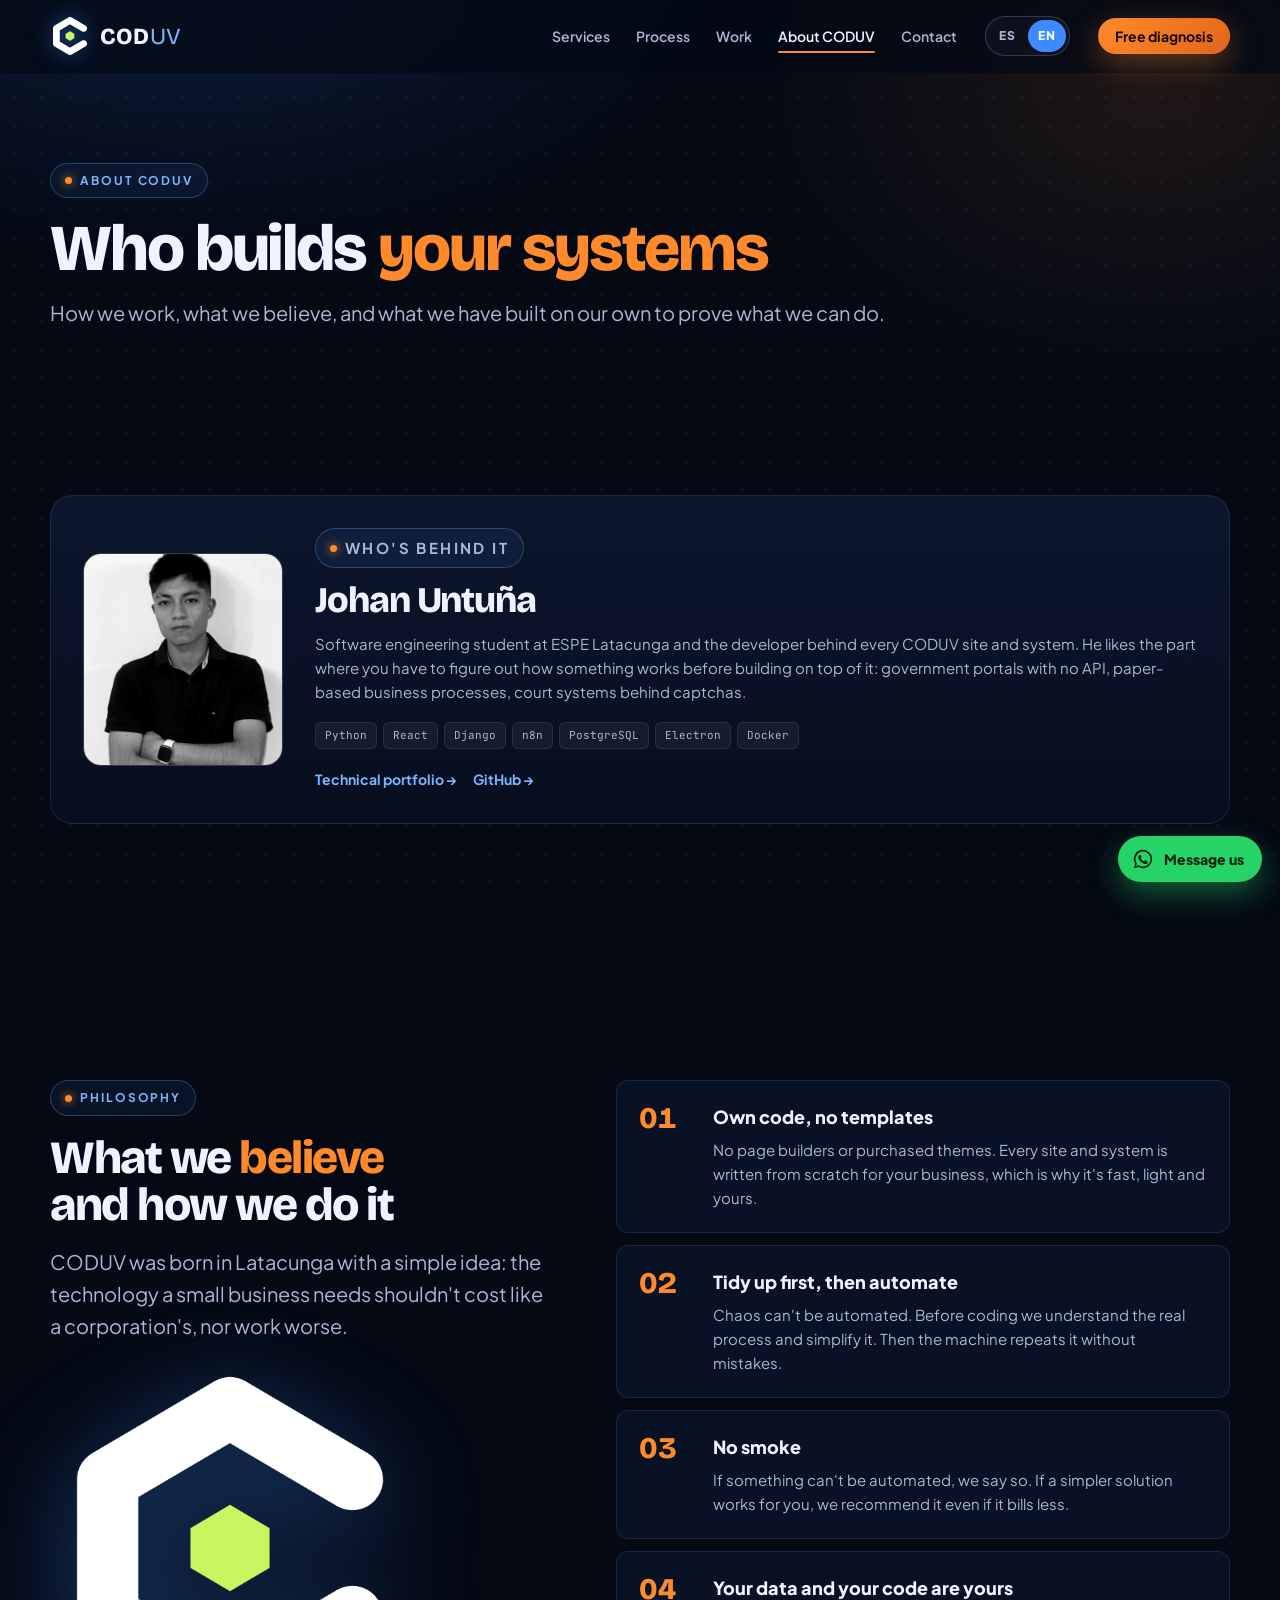
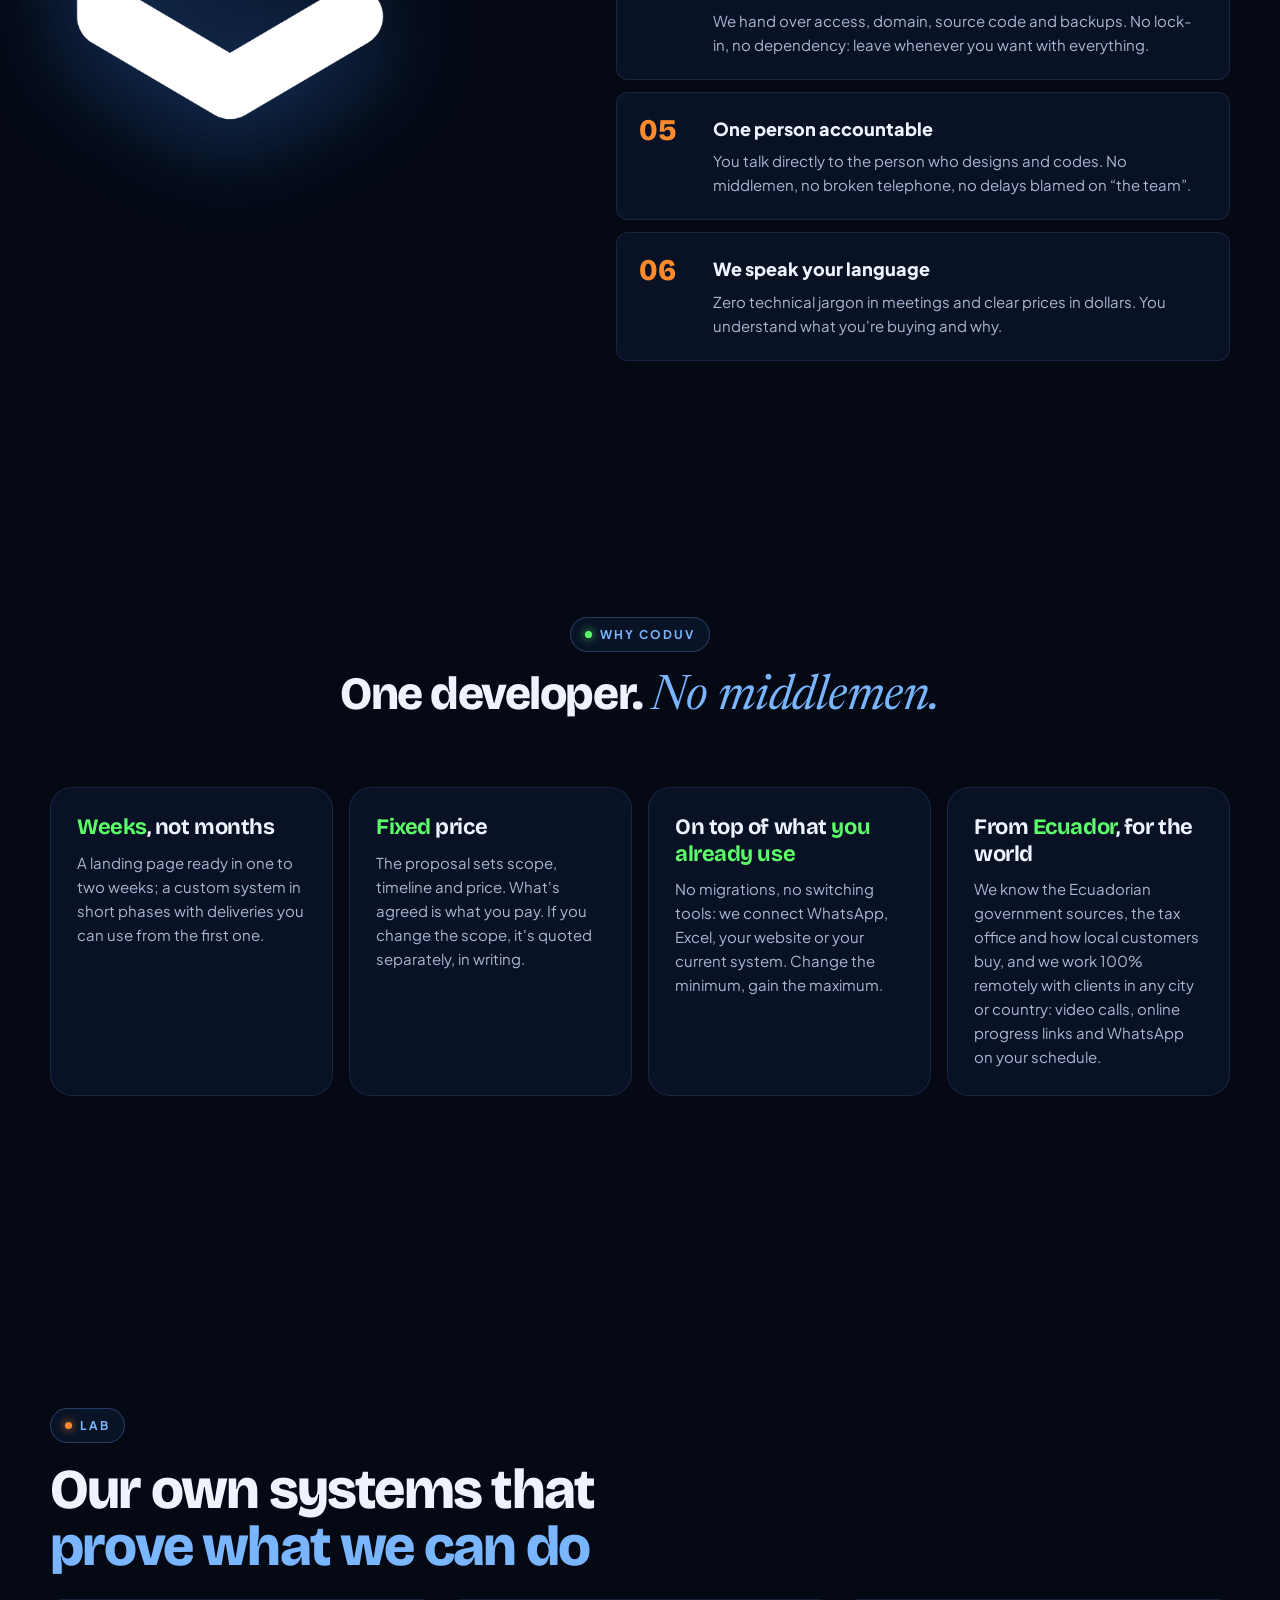
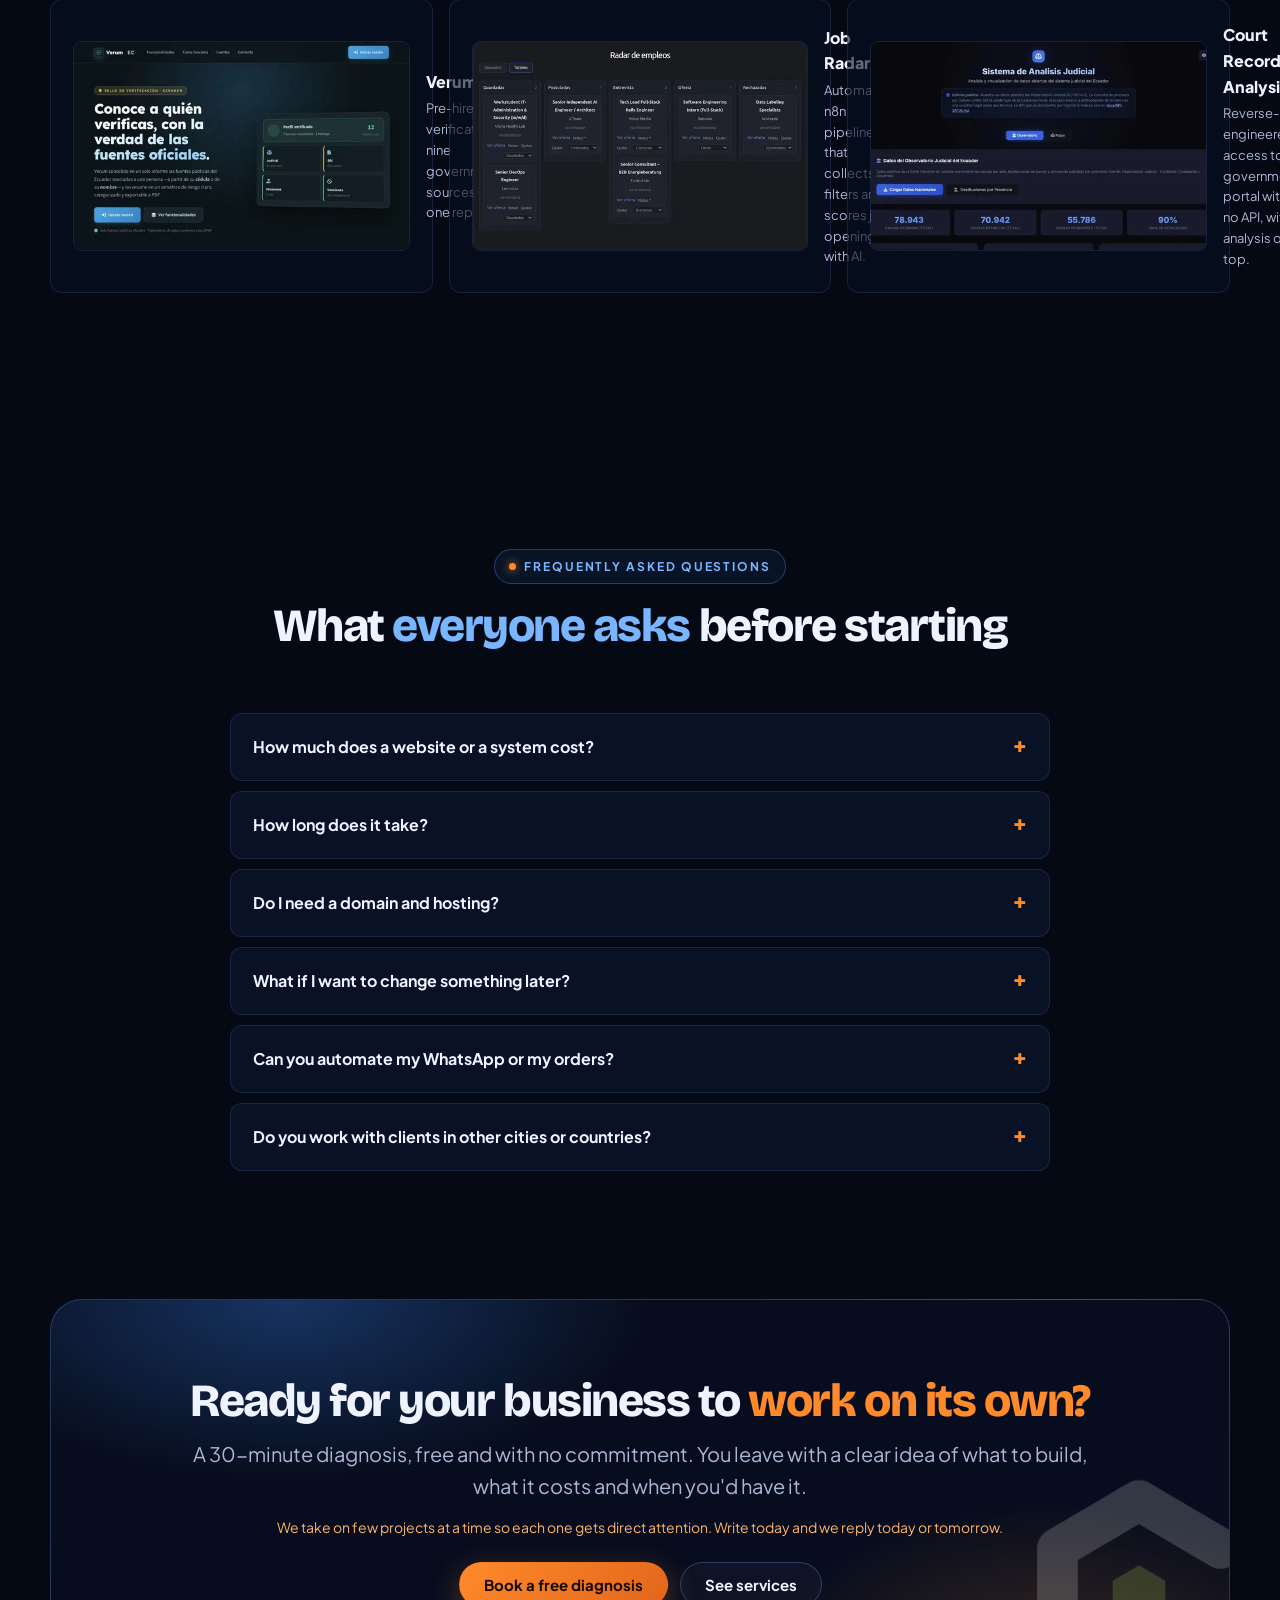
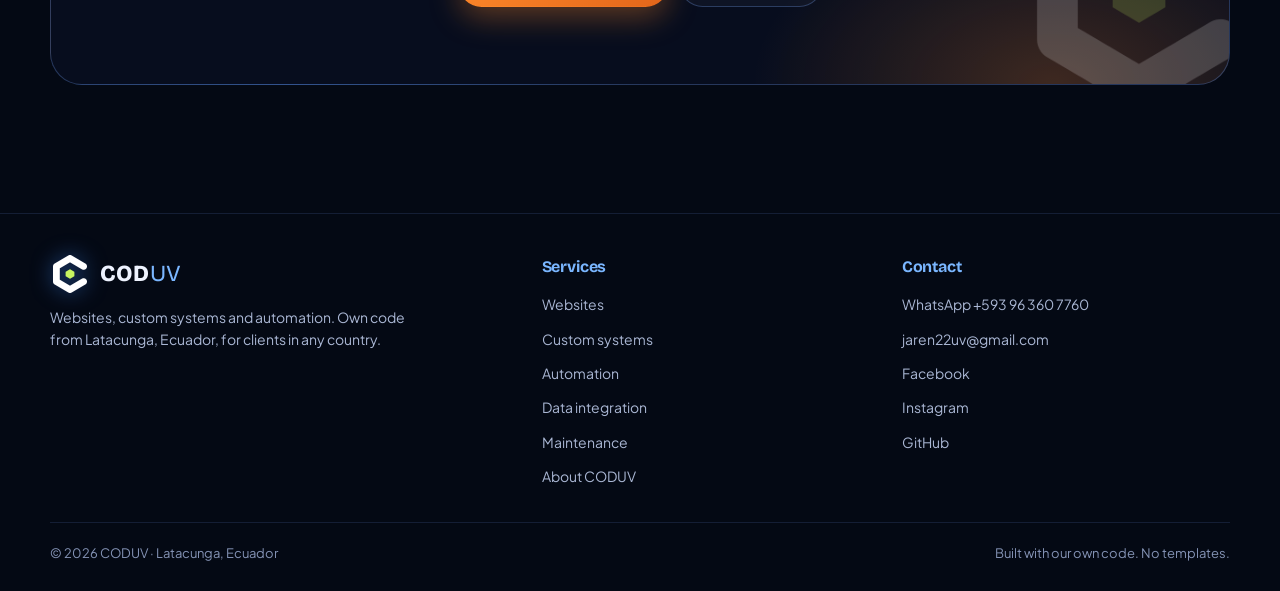
<file: sobre.html>
<!DOCTYPE html>

<html lang="es">
<head>
<meta charset="utf-8"/>
<meta content="width=device-width, initial-scale=1" name="viewport"/>
<title>Sobre CODUV | Cómo trabajamos y en qué creemos</title>
<meta content="Quién está detrás de CODUV, cómo trabajamos, nuestros principios y los sistemas propios que hemos construido." name="description"/>
<meta content="#040914" name="theme-color"/>
<meta content="CODUV | Sitios web, sistemas a medida y automatización" property="og:title"/>
<meta content="Tu negocio trabaja mientras tú descansas. Webs que venden, sistemas hechos para cómo trabajas y automatizaciones que recuperan horas." property="og:description"/>
<meta content="website" property="og:type"/>
<meta content="https://coduv.vercel.app/img/brand/portada-2060.webp" property="og:image"/>
<meta content="es_EC" property="og:locale"/>
<meta content="https://coduv.vercel.app/" property="og:url"/>
<link href="https://coduv.vercel.app/sobre" rel="canonical"/>
<link href="img/brand/mark-160.png" rel="icon" type="image/png"/>
<link href="img/brand/mark-160.png" rel="apple-touch-icon"/>
<link href="https://fonts.googleapis.com" rel="preconnect"/>
<link crossorigin="" href="https://fonts.gstatic.com" rel="preconnect"/>
<link href="https://fonts.googleapis.com/css2?family=Bricolage+Grotesque:opsz,wght@12..96,600;12..96,700;12..96,800&amp;family=Plus+Jakarta+Sans:ital,wght@0,400;0,500;0,600;0,700;0,800;1,500&amp;family=Newsreader:ital,opsz,wght@1,6..72,300;1,6..72,400&amp;family=JetBrains+Mono:wght@400;600&amp;display=swap" rel="stylesheet"/>
<link as="image" href="img/brand/mark-512.webp" rel="preload" type="image/webp"/>
<link href="css/style.css" rel="stylesheet"/>
<script type="application/ld+json">
{
  "@context": "https://schema.org",
  "@type": "ProfessionalService",
  "name": "CODUV",
  "description": "Desarrollo de sitios web, sistemas a medida y automatización de procesos para negocios de Ecuador.",
  "telephone": "+593963607760",
  "email": "jaren22uv@gmail.com",
  "address": { "@type": "PostalAddress", "addressLocality": "Latacunga", "addressRegion": "Cotopaxi", "addressCountry": "EC" },
  "areaServed": ["Ecuador", "Latin America", "Worldwide"],
  "founder": { "@type": "Person", "name": "Johan Untuña" },
  "sameAs": ["https://www.facebook.com/profile.php?id=61594049955441", "https://www.instagram.com/coduv.ec/", "https://github.com/JohanUV"]
}
</script>
</head>
<body>
<a class="skip" data-i18n="x.a1" href="#servicios">Ir al contenido</a>
<!-- ===================== NAV ===================== -->
<header class="nav" id="top">
<div class="wrap nav__in">
<a aria-label="CODUV, inicio" class="brand" href="#top">
<img alt="" class="brand__mark" height="40" src="img/brand/mark-160.png" width="40"/>
<span class="brand__name">COD<b>UV</b></span>
</a>
<nav aria-label="Secciones" class="nav__links" id="menu">
<a data-i18n="top.a1" href="index.html#servicios">Servicios</a>
<a data-i18n="top.a2" href="index.html#proceso">Proceso</a>
<a data-i18n="top.a3" href="index.html#trabajos">Trabajos</a>
<a class="is-active" aria-current="page" data-i18n="top.about" href="sobre.html">Sobre CODUV</a>
<a data-i18n="top.a6" href="index.html#contacto">Contacto</a>
</nav>
<div aria-label="Idioma" class="lang" role="group"><button aria-pressed="true" data-lang="es" type="button">ES</button><button aria-pressed="false" data-lang="en" type="button">EN</button></div>
<a class="btn btn--orange btn--sm nav__cta js-wa" data-i18n="top.a7" href="index.html#contacto">Diagnóstico sin costo</a>
<button aria-controls="menu" aria-expanded="false" aria-label="Abrir menú" class="nav__toggle" data-i18n-aria="aria.nav__toggle" type="button">
<span></span><span></span>
</button>
</div>
</header>
<main>
<!-- ===================== SOBRE: PORTADA ===================== -->
<section class="section subhero">
  <div class="wrap">
    <p class="pill reveal" data-i18n="sobre.eyebrow">Sobre CODUV</p>
    <h1 class="display reveal" data-delay="1" data-i18n="sobre.title">Quién construye <span class="accent">tus sistemas</span></h1>
    <p class="lead reveal" data-delay="2" data-i18n="sobre.lead">Cómo trabajamos, en qué creemos y qué hemos construido por nuestra cuenta para probar lo que podemos hacer.</p>
  </div>
</section>

<!-- ===================== QUIÉN ===================== -->
<section class="section" id="quien">
<div class="wrap">
<div class="bento">
<article class="card span-12 founder reveal">
<img alt="Johan Untuña, fundador de CODUV" class="founder__photo" height="213" loading="lazy" src="img/brand/johan-640.webp" width="160"/>
<div>
<p class="pill" data-i18n="quien.p1" style="margin-bottom:12px">Quién está detrás</p>
<h3 data-i18n="quien.h31" style="font-size:36px">Johan Untuña</h3>
<p data-i18n="quien.p2">Ingeniero de software en formación en la ESPE Latacunga y desarrollador detrás de cada sitio y sistema de CODUV. Le gusta la parte donde hay que descifrar cómo funciona algo antes de construir encima: portales estatales sin API, procesos de negocio en papel, sistemas judiciales detrás de captchas.</p>
<div class="card__tags"><span>Python</span><span>React</span><span>Django</span><span>n8n</span><span>PostgreSQL</span><span>Electron</span><span>Docker</span></div>
<div class="founder__links">
<a data-i18n="quien.a1" href="https://portfolio-johan-uv.vercel.app/" rel="noopener" target="_blank">Portafolio técnico →</a>
<a data-i18n="quien.a2" href="https://github.com/JohanUV" rel="noopener" target="_blank">GitHub →</a>
</div>
</div>
</article>
</div>
</div>
</section>
<!-- ===================== FILOSOFÍA ===================== -->
<section class="section" id="filosofia">
<div class="wrap manifesto">
<div class="manifesto__sticky reveal">
<p class="pill" data-i18n="filosofia.p1">Filosofía</p>
<h2 class="display" data-i18n="filosofia.h21" style="margin-top:18px">Lo que <span class="accent">creemos</span> y cómo lo hacemos</h2>
<p class="lead" data-i18n="filosofia.p2" style="margin-top:18px">CODUV nace en Latacunga con una idea simple: la tecnología que un negocio pequeño necesita no debería costar como la de una corporación ni funcionar peor.</p>
<img alt="" class="manifesto__art" loading="lazy" src="img/brand/mark-512.webp"/>
</div>
<ol class="principles">
<li class="principle reveal"><span class="principle__n" data-i18n="filosofia.span1">01</span><div><h3 data-i18n="filosofia.h31">Código propio, sin plantillas</h3><p data-i18n="filosofia.p3">Nada de constructores ni temas comprados. Cada sitio y sistema se escribe desde cero para tu negocio, y por eso es rápido, liviano y tuyo.</p></div></li>
<li class="principle reveal" data-delay="1"><span class="principle__n" data-i18n="filosofia.span2">02</span><div><h3 data-i18n="filosofia.h32">Primero ordenar, luego automatizar</h3><p data-i18n="filosofia.p4">El caos no se automatiza. Antes de programar entendemos el proceso real y lo simplificamos. Luego la máquina lo repite sin errores.</p></div></li>
<li class="principle reveal" data-delay="2"><span class="principle__n" data-i18n="filosofia.span3">03</span><div><h3 data-i18n="filosofia.h33">Sin humo</h3><p data-i18n="filosofia.p5">Si algo no se puede automatizar, lo decimos. Si una solución más simple te sirve, te la recomendamos aunque facture menos.</p></div></li>
<li class="principle reveal" data-delay="3"><span class="principle__n" data-i18n="filosofia.span4">04</span><div><h3 data-i18n="filosofia.h34">Tus datos y tu código son tuyos</h3><p data-i18n="filosofia.p6">Entregamos accesos, dominio, código fuente y respaldos. Sin permanencias ni dependencia: puedes irte cuando quieras con todo.</p></div></li>
<li class="principle reveal" data-delay="4"><span class="principle__n" data-i18n="filosofia.span5">05</span><div><h3 data-i18n="filosofia.h35">Una sola persona responsable</h3><p data-i18n="filosofia.p7">Hablas directo con quien diseña y programa. Sin intermediarios, sin teléfono descompuesto, sin retrasos por "el equipo".</p></div></li>
<li class="principle reveal" data-delay="4"><span class="principle__n" data-i18n="filosofia.span6">06</span><div><h3 data-i18n="filosofia.h36">Hablamos tu idioma</h3><p data-i18n="filosofia.p8">Cero jerga técnica en las reuniones y precios claros en dólares. Tú entiendes qué compras y por qué.</p></div></li>
</ol>
</div>
</section>
<!-- ===================== POR QUÉ ===================== -->
<section class="section" id="porque">
<div class="wrap">
<div class="section__head reveal">
<p class="pill pill--green" data-i18n="porque.p1">Por qué CODUV</p>
<h2 class="display" data-i18n="porque.h21">Un desarrollador. <span class="serif">Sin intermediarios.</span></h2>
</div>
<div class="why">
<div class="why__item reveal"><h3 data-i18n="porque.h31"><span>Semanas</span>, no meses</h3><p data-i18n="porque.p2">Una landing lista en una a dos semanas; un sistema a medida en fases cortas con entregas que puedes usar desde la primera.</p></div>
<div class="why__item reveal" data-delay="1"><h3 data-i18n="porque.h32">Precio <span>cerrado</span></h3><p data-i18n="porque.p3">La propuesta define alcance, plazo y precio. Lo que se acuerda es lo que se paga. Si cambias el alcance, se cotiza aparte, por escrito.</p></div>
<div class="why__item reveal" data-delay="2"><h3 data-i18n="porque.h33">Sobre lo que <span>ya usas</span></h3><p data-i18n="porque.p4">Sin migraciones ni cambiar de herramientas: conectamos WhatsApp, Excel, tu web o tu sistema actual. Cambias lo mínimo y ganas lo máximo.</p></div>
<div class="why__item reveal" data-delay="3"><h3 data-i18n="porque.h34">Desde <span>Ecuador</span>, para el mundo</h3><p data-i18n="porque.p5">Conocemos las fuentes estatales, el SRI y cómo compra el cliente ecuatoriano, y trabajamos 100 % remoto con clientes de cualquier ciudad o país: reuniones por videollamada, avances en línea y WhatsApp en tu horario.</p></div>
</div>
</div>
</section>
<!-- ===================== LABORATORIO ===================== -->
<section class="section" id="laboratorio">
<div class="wrap">
<div class="lab reveal">
<div class="section__head section__head--left" style="margin-bottom:24px">
<p class="pill" data-i18n="trabajos.p13">Laboratorio</p>
<h2 class="display" data-i18n="trabajos.h22" style="font-size:clamp(34px,4.5vw,56px)">Sistemas propios que <span class="blue">prueban lo que podemos hacer</span></h2>
</div>
<div class="lab__grid">
<a class="lab__item" href="https://verum-ec.onrender.com/" rel="noopener" target="_blank">
<img alt="Captura del informe de verificación de Verum" loading="lazy" src="img/work/verum.webp"/ srcset="img/work/verum-600.webp 600w, img/work/verum.webp 1200w" sizes="(max-width: 640px) 92vw, (max-width: 1000px) 46vw, 570px">
<div><h4 data-i18n="trabajos.h41">Verum</h4><p data-i18n="trabajos.p14">Verificación previa a contratar: nueve fuentes estatales en un solo informe.</p></div>
</a>
<a class="lab__item" href="https://johanuv.github.io/Job-Radar/" rel="noopener" target="_blank">
<img alt="Tablero de Job Radar con las vacantes puntuadas" loading="lazy" src="img/work/jobradar.webp"/ srcset="img/work/jobradar-600.webp 600w, img/work/jobradar.webp 1200w" sizes="(max-width: 640px) 92vw, (max-width: 1000px) 46vw, 570px">
<div><h4 data-i18n="trabajos.h42">Job Radar</h4><p data-i18n="trabajos.p15">Pipeline automatizado con n8n que recolecta, filtra y puntúa vacantes con IA.</p></div>
</a>
<a class="lab__item" href="https://judicial-analisis.onrender.com/" rel="noopener" target="_blank">
<img alt="Interfaz del análisis de procesos judiciales" loading="lazy" src="img/work/judicial.webp"/ srcset="img/work/judicial-600.webp 600w, img/work/judicial.webp 1200w" sizes="(max-width: 640px) 92vw, (max-width: 1000px) 46vw, 570px">
<div><h4 data-i18n="trabajos.h43">Análisis Judicial</h4><p data-i18n="trabajos.p16">Acceso reconstruido a un portal estatal sin API y análisis encima.</p></div>
</a>
</div>
</div>
</div>

</div>
</section>

<!-- ===================== FAQ ===================== -->
<section class="section" id="faq">
<div class="wrap">
<div class="section__head reveal">
<p class="pill" data-i18n="faq.p1">Preguntas frecuentes</p>
<h2 class="display" data-i18n="faq.h21">Lo que <span class="blue">todos preguntan</span> antes de empezar</h2>
</div>
<div class="faq reveal">
<details>
<summary data-i18n="faq.summary1">¿Cuánto cuesta una página web o un sistema?</summary>
<div class="faq__a" data-i18n="faq.div1">Depende del alcance, y por eso el primer paso es el diagnóstico sin costo. Después recibes una propuesta con precio fijo en dólares antes de que se construya nada. Una landing de una página cuesta mucho menos que un sistema con base de datos y usuarios; te decimos cuál necesitas de verdad.</div>
</details>
<details>
<summary data-i18n="faq.summary2">¿Cuánto tiempo se demora?</summary>
<div class="faq__a" data-i18n="faq.div2">Una landing o sitio corporativo suele estar listo en una a dos semanas. Un sistema a medida se entrega por fases: la primera versión utilizable en pocas semanas y luego mejoras. El plazo va por escrito en la propuesta.</div>
</details>
<details>
<summary data-i18n="faq.summary3">¿Necesito tener dominio y hosting?</summary>
<div class="faq__a" data-i18n="faq.div3">No. Te ayudamos a comprar el dominio a tu nombre y configuramos el hosting. Para sitios estáticos usamos servicios sin costo mensual; para sistemas con base de datos te explicamos las opciones y su costo real.</div>
</details>
<details>
<summary data-i18n="faq.summary4">¿Qué pasa si después quiero cambiar algo?</summary>
<div class="faq__a" data-i18n="faq.div4">Cambios pequeños de contenido entran en el soporte. Funcionalidades nuevas se cotizan aparte, por escrito, sin tocar lo ya entregado. Y como el código es tuyo, cualquier desarrollador podría continuarlo.</div>
</details>
<details>
<summary data-i18n="faq.summary5">¿Puedes automatizar mi WhatsApp o mis pedidos?</summary>
<div class="faq__a" data-i18n="faq.div5">Sí, siempre que el proceso esté claro. Primero lo ordenamos juntos y luego construimos el flujo: respuestas automáticas, registro de pedidos en tu hoja o sistema, recordatorios y reportes. Si algo no se puede automatizar bien, te lo decimos antes de cobrar.</div>
</details>
<details>
<summary data-i18n="faq.summary6">¿Trabajan con clientes de otras ciudades o países?</summary>
<div class="faq__a" data-i18n="faq.div6">Sí, el 100 % del proceso es remoto: diagnóstico por videollamada o WhatsApp, avances en un enlace en línea y entrega en tu dominio. Atendemos a cualquier ciudad del Ecuador, de Latinoamérica o del mundo, con precios en dólares. En Latacunga y Cotopaxi también podemos reunirnos en persona.</div>
</details>
</div>
</div>
</section>
<!-- ===================== CTA FINAL ===================== -->
<section class="section" style="padding-top:0">
<div class="wrap">
<div class="cta reveal">
<h2 class="display" data-i18n="x.h21">¿Listo para que tu negocio <span class="accent">trabaje solo?</span></h2>
<p class="lead" data-i18n="x.p2">Un diagnóstico de 30 minutos, sin costo y sin compromiso. Sales con una idea clara de qué construir, cuánto cuesta y cuándo lo tendrías.</p>
<p class="cta__note" data-i18n="x.p3">Tomamos pocos proyectos a la vez para atender cada uno directamente. Si escribes hoy, respondemos hoy o mañana.</p>
<div class="cta__btns">
<a class="btn btn--orange js-wa" data-i18n="x.a2" data-msg="Hola CODUV, quiero agendar un diagnóstico sin costo." href="#contacto">Agendar diagnóstico sin costo</a>
<a class="btn btn--ghost" data-i18n="x.a3" href="#servicios">Ver servicios</a>
</div>
<img alt="" class="cta__art" loading="lazy" src="img/brand/mark-512.webp"/>
</div>
</div>
</section>
</main>
<!-- ===================== FOOTER ===================== -->
<footer class="footer">
<div class="wrap footer__in">
<div class="footer__brand">
<a class="brand" href="#top"><img alt="" class="brand__mark" height="40" src="img/brand/mark-160.png" width="40"/><span class="brand__name">COD<b>UV</b></span></a>
<p data-i18n="footer.p1">Sitios web, sistemas a medida y automatización. Código propio desde Latacunga, Ecuador, para clientes de cualquier país.</p>
</div>
<div>
<h4 data-i18n="footer.h41">Servicios</h4>
<ul>
<li><a data-i18n="footer.a1" href="#servicios">Sitios web</a></li>
<li><a data-i18n="footer.a2" href="#servicios">Sistemas a medida</a></li>
<li><a data-i18n="footer.a3" href="#servicios">Automatización</a></li>
<li><a data-i18n="footer.a4" href="#servicios">Integración de datos</a></li>
<li><a data-i18n="footer.a5" href="#servicios">Mantenimiento</a></li>
<li><a data-i18n="top.about" href="sobre.html">Sobre CODUV</a></li>
</ul>
</div>
<div>
<h4 data-i18n="footer.h42">Contacto</h4>
<ul>
<li><a class="js-wa" data-i18n="footer.a6" href="#contacto">WhatsApp +593 96 360 7760</a></li>
<li><a data-i18n="footer.a7" href="mailto:jaren22uv@gmail.com">jaren22uv@gmail.com</a></li>
<li><a class="js-fb" data-i18n="footer.a8" href="https://www.facebook.com/profile.php?id=61594049955441" rel="noopener" target="_blank">Facebook</a></li>
<li><a class="js-ig" href="https://www.instagram.com/coduv.ec/" rel="noopener" target="_blank">Instagram</a></li>
<li><a data-i18n="footer.a9" href="https://github.com/JohanUV" rel="noopener" target="_blank">GitHub</a></li>
</ul>
</div>
</div>
<div class="wrap footer__bottom">
<span data-i18n="footer.span1">© <span id="year"></span> CODUV · Latacunga, Ecuador</span>
<span data-i18n="footer.span2">Hecho con código propio. Sin plantillas.</span>
</div>
</footer>
<div class="mcta" id="mcta"><span><b data-i18n="mcta.b1">Diagnóstico sin costo</b><small data-i18n="mcta.small1">Respuesta en menos de 24 h</small></span><a class="btn btn--orange btn--sm js-wa" data-i18n="mcta.a1" href="#contacto">Escribir ahora</a></div>
<a aria-label="Escribir por WhatsApp" class="wa-float js-wa" data-i18n-aria="aria.wa-float" href="#contacto">
<svg aria-hidden="true" viewbox="0 0 24 24"><path d="M12 2a10 10 0 0 0-8.6 15.1L2 22l5-1.3A10 10 0 1 0 12 2Zm0 18.2a8.2 8.2 0 0 1-4.2-1.2l-.3-.2-3 .8.8-2.9-.2-.3A8.2 8.2 0 1 1 12 20.2Zm4.5-6.1c-.2-.1-1.5-.7-1.7-.8-.2-.1-.4-.1-.6.1l-.8 1c-.1.2-.3.2-.5.1a6.7 6.7 0 0 1-3.3-2.9c-.3-.4.3-.4.7-1.3.1-.2 0-.3 0-.4l-.8-1.8c-.2-.5-.4-.4-.6-.4h-.5a1 1 0 0 0-.7.3 3 3 0 0 0-.9 2.2 5.2 5.2 0 0 0 1.1 2.8 12 12 0 0 0 4.6 4c1.7.7 2.1.6 2.8.5a2.4 2.4 0 0 0 1.6-1.1 2 2 0 0 0 .1-1.1c0-.1-.2-.2-.5-.3Z"></path></svg>
<span data-i18n="x.span1">Escríbenos</span>
</a>
<script defer="" src="js/i18n.js"></script>
<script defer="" src="js/main.js"></script>
</body>
</html>
</file>
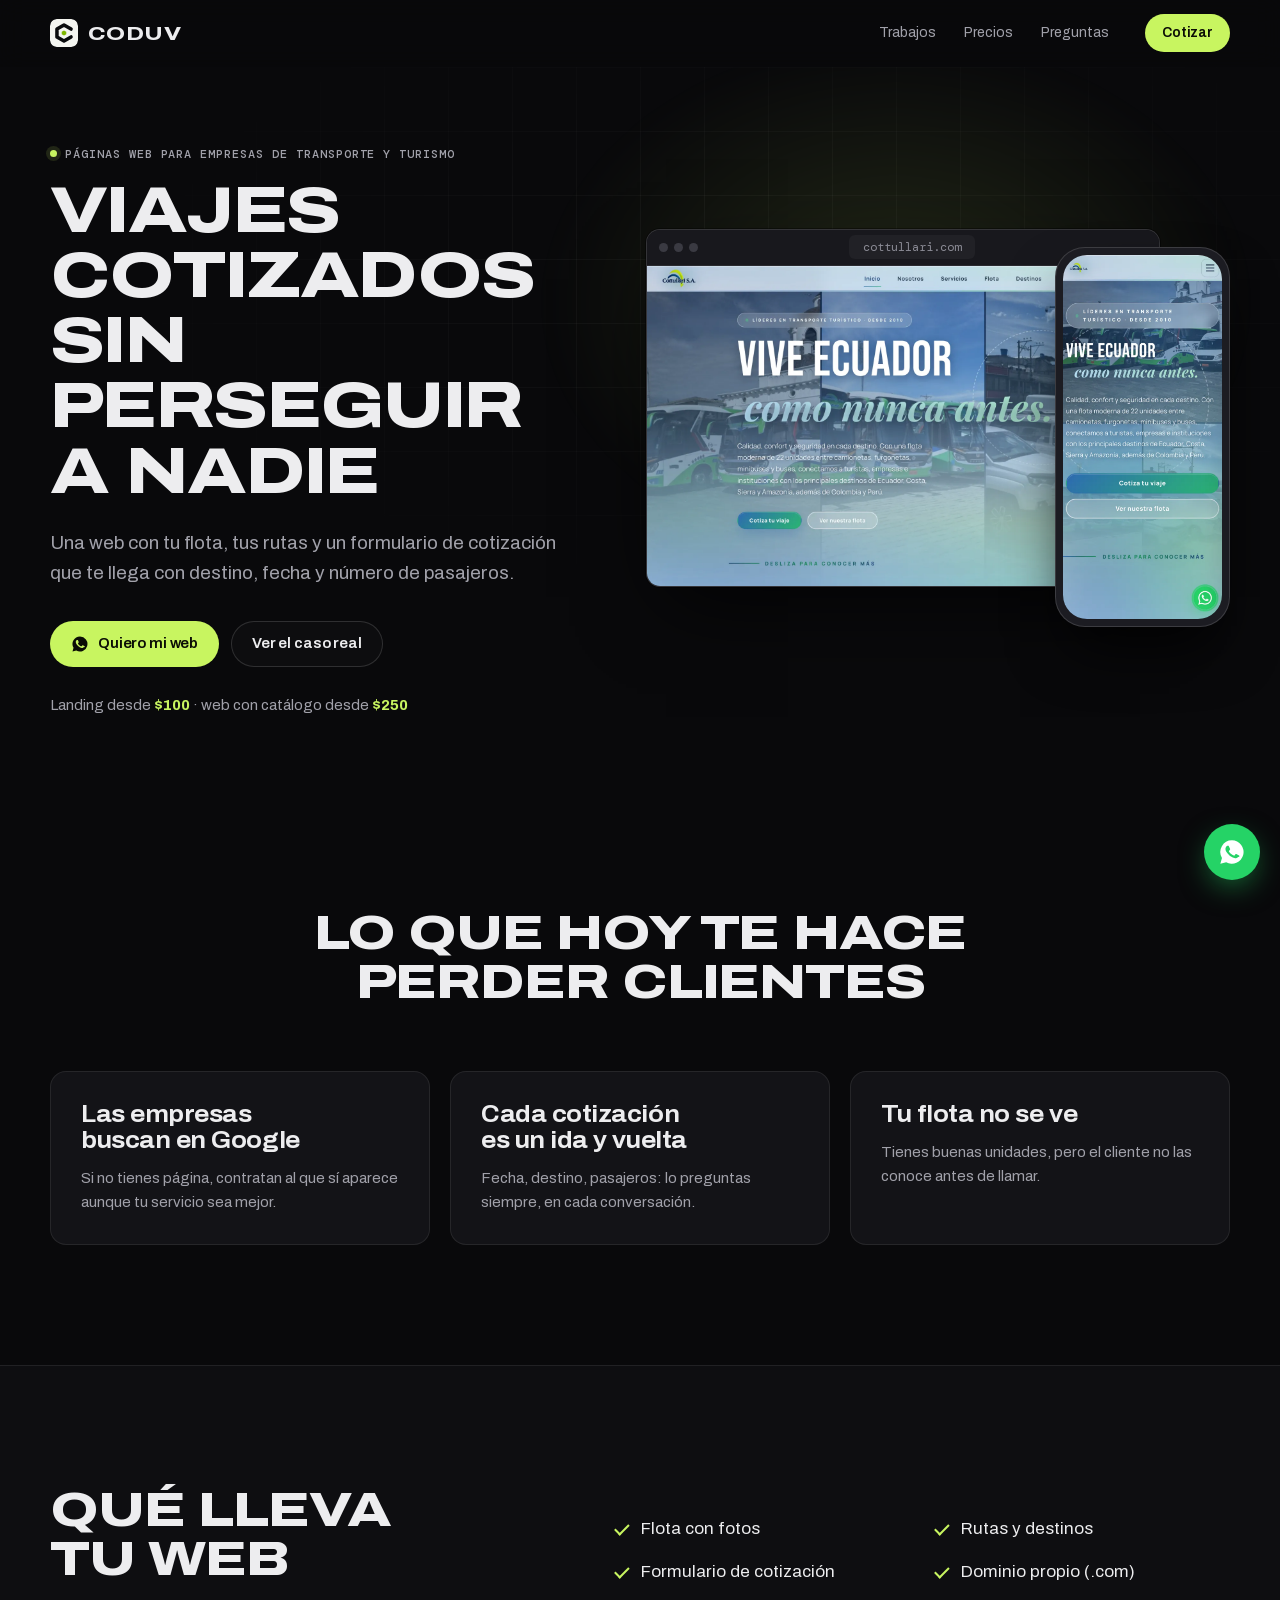
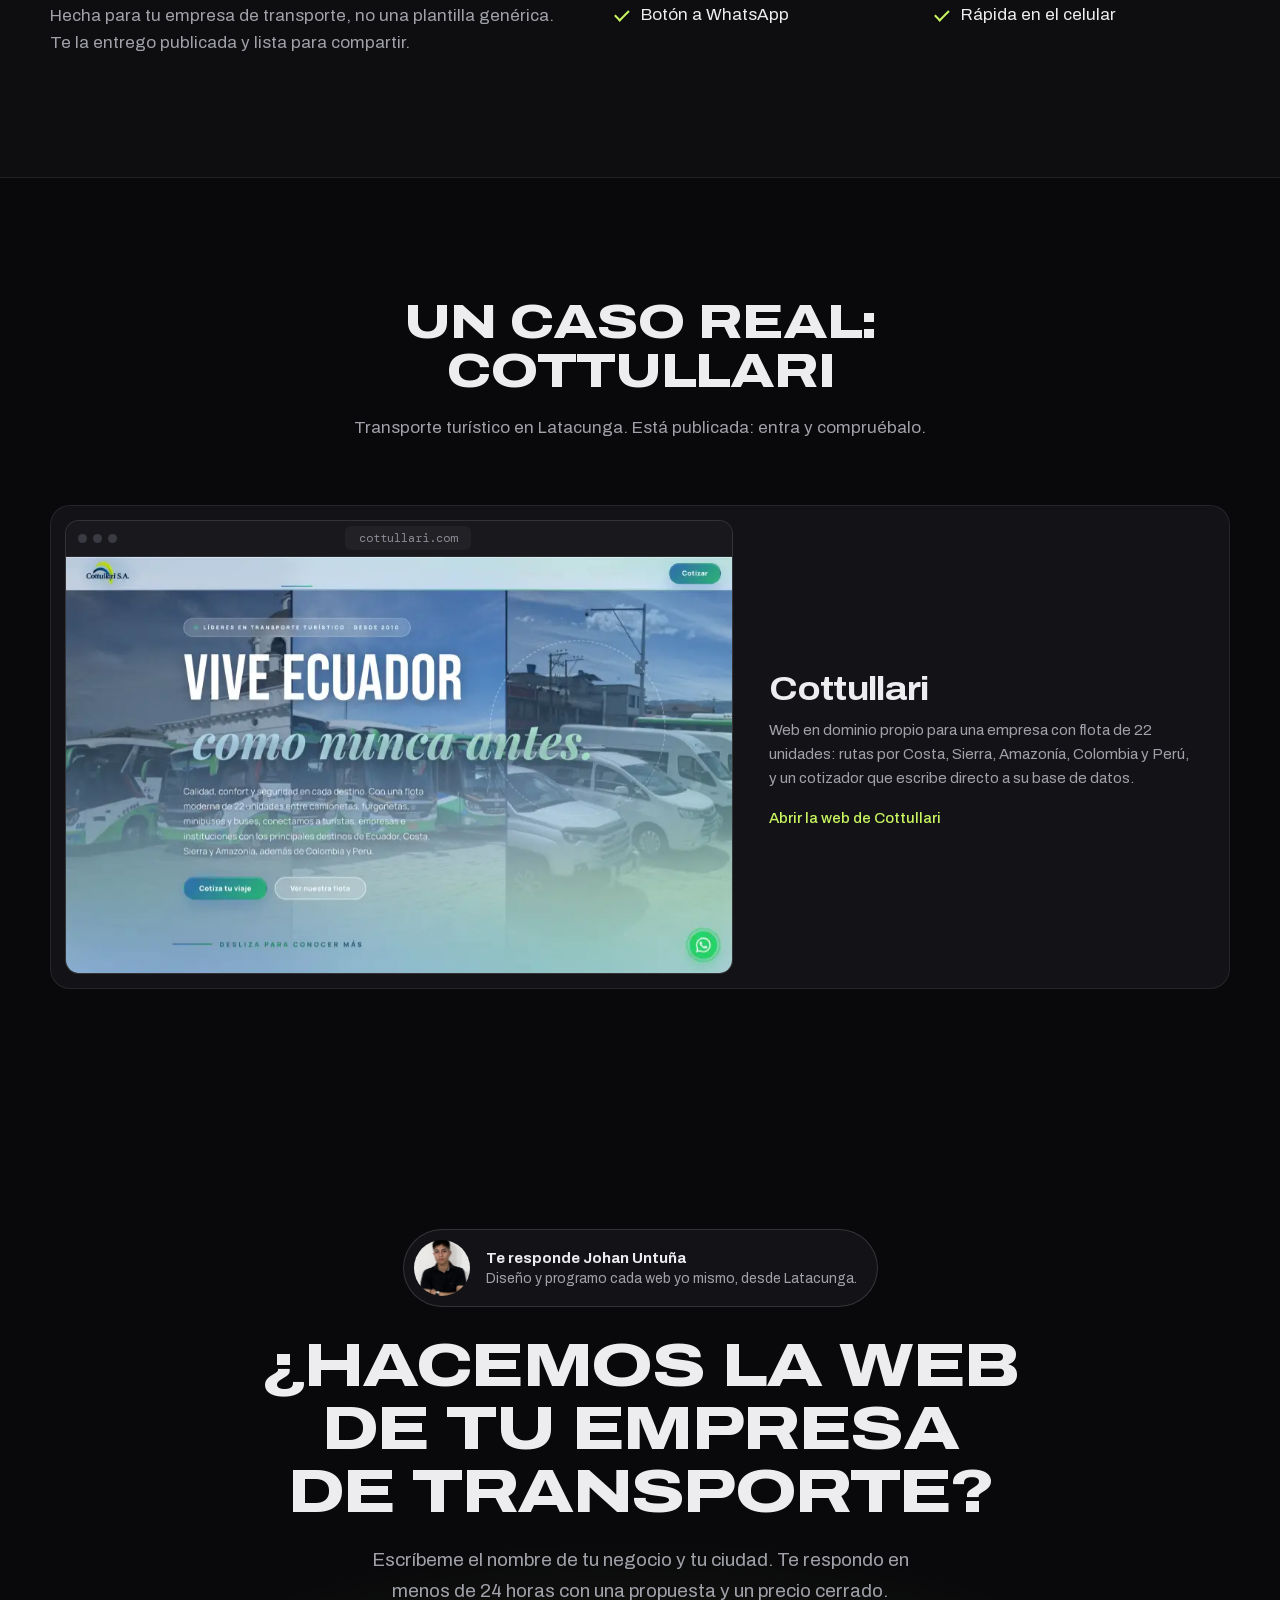
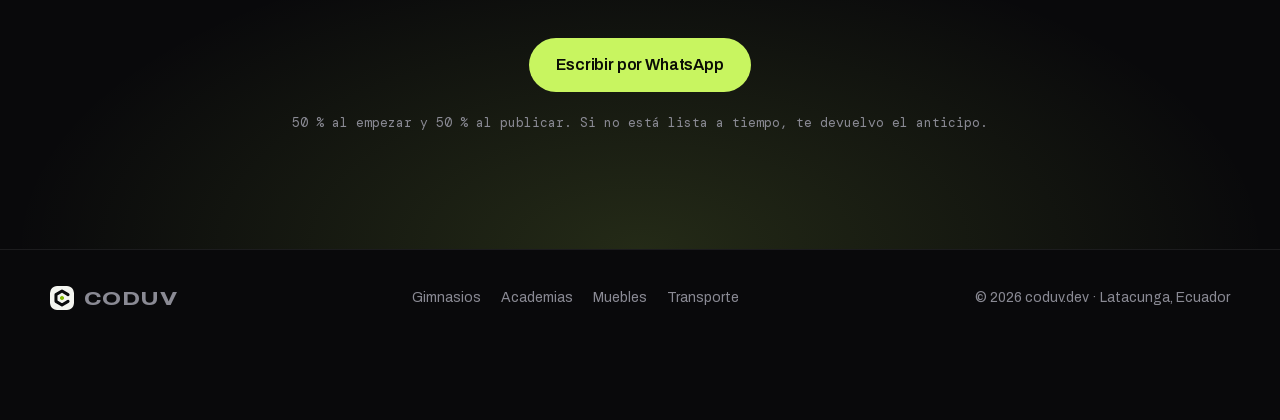
<file: transporte.html>
<!DOCTYPE html>
<html lang="es" class="no-js">
<script>document.documentElement.className="js"</script>
<head>
<meta charset="utf-8">
<meta name="viewport" content="width=device-width, initial-scale=1">
<title>Páginas web para empresas de transporte y turismo · coduv.dev</title>
<meta name="description" content="Una web con tu flota, tus rutas y un formulario de cotización que te llega con destino, fecha y número de pasajeros.">
<meta name="theme-color" content="#09090b">
<meta property="og:title" content="Páginas web para empresas de transporte y turismo · coduv.dev">
<meta property="og:description" content="Una web con tu flota, tus rutas y un formulario de cotización que te llega con destino, fecha y número de pasajeros.">
<meta property="og:type" content="website">
<meta property="og:image" content="https://coduv.vercel.app/img/v2/og.jpg">
<meta property="og:locale" content="es_EC">
<link rel="canonical" href="https://coduv.vercel.app/transporte">
<link rel="icon" href="img/v2/favicon.svg?v=2" type="image/svg+xml">
<link rel="icon" href="favicon.ico" sizes="32x32">
<link rel="preload" as="font" href="fonts/archivo-100-900-normal-latin.woff2" type="font/woff2" crossorigin>
<link rel="stylesheet" href="css/fonts.css?v=4">
<link rel="stylesheet" href="css/v2.css?v=4">
</head>
<body>
<a class="skip" href="#main">Ir al contenido</a>
<header class="nav" id="nav">
  <div class="wrap nav__in">
    <a class="brand" href="./" aria-label="coduv.dev, inicio"><img src="img/v2/favicon.svg?v=2" alt="" width="28" height="28"><span class="brand__name">CODUV</span></a>
    <nav class="nav__links" aria-label="Principal"><a href="./#trabajos">Trabajos</a><a href="./#servicios">Precios</a><a href="./#preguntas">Preguntas</a></nav>
    <a class="btn btn--sm btn--acc js-wa" href="#contacto" data-msg="Hola coduv.dev, tengo un empresa de transporte y quiero una página web como la de Cottullari.">Cotizar</a>
    <button class="nav__burger" aria-label="Abrir menú" aria-expanded="false" aria-controls="menu"><span></span><span></span></button>
  </div>
  <div class="menu" id="menu" hidden><a href="./#trabajos">Trabajos</a><a href="./#servicios">Precios</a><a href="./#preguntas">Preguntas</a><a class="btn btn--acc js-wa" href="#contacto" data-msg="Hola coduv.dev, tengo un empresa de transporte y quiero una página web como la de Cottullari.">Cotizar por WhatsApp</a></div>
</header>
<main id="main">
<section class="hero hero--niche">
  <div class="hero__glow" aria-hidden="true"></div>
  <div class="wrap hero__in">
    <div class="hero__copy">
      <p class="eyebrow"><span class="dot"></span>Páginas web para empresas de transporte y turismo</p>
      <h1>Viajes cotizados sin perseguir a nadie</h1>
      <p class="lead">Una web con tu flota, tus rutas y un formulario de cotización que te llega con destino, fecha y número de pasajeros.</p>
      <div class="cta-row">
        <a class="btn btn--acc js-wa" href="#contacto" data-msg="Hola coduv.dev, tengo un empresa de transporte y quiero una página web como la de Cottullari."><svg viewBox="0 0 24 24" aria-hidden="true"><path d="M12 2a10 10 0 0 0-8.6 15.1L2 22l5-1.3A10 10 0 1 0 12 2Zm5.3 14.1c-.2.6-1.3 1.2-1.8 1.2-.5.1-1 .1-3.3-.8-2.8-1.1-4.5-4-4.7-4.2-.1-.2-1.1-1.5-1.1-2.9s.7-2.1 1-2.4c.3-.3.6-.3.8-.3h.6c.2 0 .4 0 .6.5l.9 2.1c.1.2.1.4 0 .5l-.4.6-.4.5c-.1.1-.3.3-.1.6.2.3.8 1.3 1.7 2.1 1.2 1 2.1 1.4 2.4 1.5.3.1.5.1.6-.1l.9-1.1c.2-.3.4-.2.7-.1l2 1c.3.1.5.2.5.3.1.2.1.7-.1 1.3Z"/></svg>Quiero mi web</a>
        <a class="btn btn--ghost" href="#caso">Ver el caso real</a>
      </div>
      <p class="niche__price">Landing desde <strong>$100</strong> · web con catálogo desde <strong>$250</strong></p>
    </div>
    <div class="stage">
      <div class="browser stage__desk"><div class="browser__bar"><i></i><i></i><i></i><span class="browser__url">cottullari.com</span></div>
        <div class="browser__view"><img class="is-on" src="img/v2/cottullari.webp" alt="Portada de Cottullari" width="1600" height="1000" fetchpriority="high"></div></div>
      <div class="phone stage__mob"><div class="phone__view"><img class="is-on" src="img/v2/cottullari-mob.webp" alt="" width="640" height="1385"></div></div>
    </div>
  </div>
</section>

<section class="sec">
  <div class="wrap">
    <div class="sec__head"><h2>Lo que hoy te hace perder clientes</h2></div>
    <div class="cards cards--3"><article class="card"><h3>Las empresas buscan en Google</h3><p>Si no tienes página, contratan al que sí aparece aunque tu servicio sea mejor.</p></article><article class="card"><h3>Cada cotización es un ida y vuelta</h3><p>Fecha, destino, pasajeros: lo preguntas siempre, en cada conversación.</p></article><article class="card"><h3>Tu flota no se ve</h3><p>Tienes buenas unidades, pero el cliente no las conoce antes de llamar.</p></article></div>
  </div>
</section>

<section class="sec sec--alt">
  <div class="wrap niche__inc">
    <div><h2>Qué lleva tu web</h2><p class="sec__sub">Hecha para tu empresa de transporte, no una plantilla genérica. Te la entrego publicada y lista para compartir.</p></div>
    <ul class="ticks ticks--big"><li>Flota con fotos</li><li>Rutas y destinos</li><li>Formulario de cotización</li><li>Dominio propio (.com)</li><li>Botón a WhatsApp</li><li>Rápida en el celular</li></ul>
  </div>
</section>

<section class="sec" id="caso">
  <div class="wrap">
    <div class="sec__head"><h2>Un caso real: Cottullari</h2><p class="sec__sub">Transporte turístico en Latacunga. Está publicada: entra y compruébalo.</p></div>
    <article class="work work--wide">
      <a class="work__shot" href="https://cottullari.com/" target="_blank" rel="noopener" aria-label="Abrir cottullari.com">
        <div class="browser"><div class="browser__bar"><i></i><i></i><i></i><span class="browser__url">cottullari.com</span></div>
        <div class="browser__view scroll"><img src="img/v2/cottullari-full.webp" alt="Página completa de Cottullari" loading="lazy" width="900"></div></div>
      </a>
      <div class="work__meta"><h3>Cottullari</h3><p>Web en dominio propio para una empresa con flota de 22 unidades: rutas por Costa, Sierra, Amazonía, Colombia y Perú, y un cotizador que escribe directo a su base de datos.</p><a class="link" href="https://cottullari.com/" target="_blank" rel="noopener">Abrir la web de Cottullari</a></div>
    </article>
  </div>
</section>

<section class="sec cta" id="contacto">
  <div class="wrap cta__in">
    <div class="who"><img src="img/brand/johan-640.webp" alt="Johan Untuña" width="72" height="72" loading="lazy"><p><strong>Te responde Johan Untuña</strong>Diseño y programo cada web yo mismo, desde Latacunga.</p></div>
    <h2>¿Hacemos la web de tu empresa de transporte?</h2>
    <p class="lead">Escríbeme el nombre de tu negocio y tu ciudad. Te respondo en menos de 24 horas con una propuesta y un precio cerrado.</p>
    <div class="cta-row cta-row--center"><a class="btn btn--acc btn--lg js-wa" href="#contacto" data-msg="Hola coduv.dev, tengo un empresa de transporte y quiero una página web como la de Cottullari.">Escribir por WhatsApp</a></div>
    <p class="cta__small">50 % al empezar y 50 % al publicar. Si no está lista a tiempo, te devuelvo el anticipo.</p>
  </div>
</section>
</main>
<footer class="foot">
  <div class="wrap foot__in">
    <a class="brand" href="./"><img src="img/v2/favicon.svg?v=2" alt="" width="24" height="24"><span class="brand__name">CODUV</span></a>
    <nav aria-label="Rubros"><a href="gimnasios">Gimnasios</a><a href="academias">Academias</a><a href="muebles">Muebles</a><a href="transporte">Transporte</a></nav>
    <p>© <span id="year">2026</span> coduv.dev · Latacunga, Ecuador</p>
  </div>
</footer>
<div class="bar"><a class="btn btn--acc js-wa" href="#contacto" data-msg="Hola coduv.dev, tengo un empresa de transporte y quiero una página web como la de Cottullari.">Cotizar mi web por WhatsApp</a></div>
<a class="fab js-wa" href="#contacto" aria-label="Escribir por WhatsApp" data-msg="Hola coduv.dev, tengo un empresa de transporte y quiero una página web como la de Cottullari."><svg viewBox="0 0 24 24" aria-hidden="true"><path d="M12 2a10 10 0 0 0-8.6 15.1L2 22l5-1.3A10 10 0 1 0 12 2Zm5.3 14.1c-.2.6-1.3 1.2-1.8 1.2-.5.1-1 .1-3.3-.8-2.8-1.1-4.5-4-4.7-4.2-.1-.2-1.1-1.5-1.1-2.9s.7-2.1 1-2.4c.3-.3.6-.3.8-.3h.6c.2 0 .4 0 .6.5l.9 2.1c.1.2.1.4 0 .5l-.4.6-.4.5c-.1.1-.3.3-.1.6.2.3.8 1.3 1.7 2.1 1.2 1 2.1 1.4 2.4 1.5.3.1.5.1.6-.1l.9-1.1c.2-.3.4-.2.7-.1l2 1c.3.1.5.2.5.3.1.2.1.7-.1 1.3Z"/></svg></a>
<script src="js/v2.js?v=4" defer></script>
</body>
</html>
</file>
<file: css/fonts.css>
/* latin-ext */
@font-face {
  font-family: 'Archivo';
  font-style: normal;
  font-weight: 100 900;
  font-stretch: 62% 125%;
  font-display: swap;
  src: url(../fonts/archivo-100-900-normal-latin-ext.woff2) format('woff2');
  unicode-range: U+0100-02BA, U+02BD-02C5, U+02C7-02CC, U+02CE-02D7, U+02DD-02FF, U+0304, U+0308, U+0329, U+1D00-1DBF, U+1E00-1E9F, U+1EF2-1EFF, U+2020, U+20A0-20AB, U+20AD-20C4, U+2113, U+2C60-2C7F, U+A720-A7FF;
}
/* latin */
@font-face {
  font-family: 'Archivo';
  font-style: normal;
  font-weight: 100 900;
  font-stretch: 62% 125%;
  font-display: swap;
  src: url(../fonts/archivo-100-900-normal-latin.woff2) format('woff2');
  unicode-range: U+0000-00FF, U+0131, U+0152-0153, U+02BB-02BC, U+02C6, U+02DA, U+02DC, U+0304, U+0308, U+0329, U+2000-206F, U+20AC, U+2122, U+2191, U+2193, U+2212, U+2215, U+FEFF, U+FFFD;
}
/* latin-ext */
@font-face {
  font-family: 'DM Mono';
  font-style: normal;
  font-weight: 400;
  font-display: swap;
  src: url(../fonts/dmmono-400-normal-latin-ext.woff2) format('woff2');
  unicode-range: U+0100-02BA, U+02BD-02C5, U+02C7-02CC, U+02CE-02D7, U+02DD-02FF, U+0304, U+0308, U+0329, U+1D00-1DBF, U+1E00-1E9F, U+1EF2-1EFF, U+2020, U+20A0-20AB, U+20AD-20C4, U+2113, U+2C60-2C7F, U+A720-A7FF;
}
/* latin */
@font-face {
  font-family: 'DM Mono';
  font-style: normal;
  font-weight: 400;
  font-display: swap;
  src: url(../fonts/dmmono-400-normal-latin.woff2) format('woff2');
  unicode-range: U+0000-00FF, U+0131, U+0152-0153, U+02BB-02BC, U+02C6, U+02DA, U+02DC, U+0304, U+0308, U+0329, U+2000-206F, U+20AC, U+2122, U+2191, U+2193, U+2212, U+2215, U+FEFF, U+FFFD;
}
/* latin-ext */
@font-face {
  font-family: 'DM Mono';
  font-style: normal;
  font-weight: 500;
  font-display: swap;
  src: url(../fonts/dmmono-500-normal-latin-ext.woff2) format('woff2');
  unicode-range: U+0100-02BA, U+02BD-02C5, U+02C7-02CC, U+02CE-02D7, U+02DD-02FF, U+0304, U+0308, U+0329, U+1D00-1DBF, U+1E00-1E9F, U+1EF2-1EFF, U+2020, U+20A0-20AB, U+20AD-20C4, U+2113, U+2C60-2C7F, U+A720-A7FF;
}
/* latin */
@font-face {
  font-family: 'DM Mono';
  font-style: normal;
  font-weight: 500;
  font-display: swap;
  src: url(../fonts/dmmono-500-normal-latin.woff2) format('woff2');
  unicode-range: U+0000-00FF, U+0131, U+0152-0153, U+02BB-02BC, U+02C6, U+02DA, U+02DC, U+0304, U+0308, U+0329, U+2000-206F, U+20AC, U+2122, U+2191, U+2193, U+2212, U+2215, U+FEFF, U+FFFD;
}
</file>
<file: css/fonts-inter.css>
@font-face {
  font-family: 'Inter';
  font-style: normal;
  font-weight: 400 700;
  font-display: swap;
  src: url(../fonts/inter-var-latin-ext.woff2) format('woff2');
  unicode-range: U+0100-02BA, U+02BD-02C5, U+02C7-02CC, U+02CE-02D7, U+02DD-02FF, U+0304, U+0308, U+0329, U+1D00-1DBF, U+1E00-1E9F, U+1EF2-1EFF, U+2020, U+20A0-20AB, U+20AD-20C4, U+2113, U+2C60-2C7F, U+A720-A7FF;
}
@font-face {
  font-family: 'Inter';
  font-style: normal;
  font-weight: 400 700;
  font-display: swap;
  src: url(../fonts/inter-var-latin.woff2) format('woff2');
  unicode-range: U+0000-00FF, U+0131, U+0152-0153, U+02BB-02BC, U+02C6, U+02DA, U+02DC, U+0304, U+0308, U+0329, U+2000-206F, U+20AC, U+2122, U+2191, U+2193, U+2212, U+2215, U+FEFF, U+FFFD;
}
</file>
<file: css/v3.css>
/* coduv.dev · v3 (principios de Linear: negro carbón, jerarquía tipográfica, bordes sutiles, mucho aire) */
:root {
  --bg: #08090a;
  --bg-1: #0f1011;
  --bg-2: #141516;
  --bg-3: #1c1d1f;
  --line: rgba(255, 255, 255, .08);
  --line-2: rgba(255, 255, 255, .13);
  --text: #f7f8f8;
  --muted: #8a8f98;
  --dim: #62666d;
  --acc: #c8f560;
  --sans: "Inter", ui-sans-serif, system-ui, -apple-system, "Segoe UI", sans-serif;
  --mono: "DM Mono", ui-monospace, SFMono-Regular, Menlo, monospace;
  --wrap: 1180px;
  --ease: cubic-bezier(.25, .46, .45, .94);
}
*, *::before, *::after { box-sizing: border-box; }
html { scroll-behavior: smooth; -webkit-text-size-adjust: 100%; }
body { margin: 0; background: var(--bg); color: var(--text); font: 400 16px/1.6 var(--sans); font-feature-settings: "cv01", "ss03"; -webkit-font-smoothing: antialiased; overflow-x: hidden; }
img { display: block; max-width: 100%; height: auto; }
a { color: inherit; text-decoration: none; }
h1, h2, h3, h4 { margin: 0; font-weight: 590; letter-spacing: -.022em; line-height: 1.1; text-wrap: balance; }
p { margin: 0; }
:focus-visible { outline: 2px solid var(--text); outline-offset: 3px; border-radius: 6px; }
.wrap { width: min(100% - 48px, var(--wrap)); margin-inline: auto; }
.skip { position: absolute; left: -9999px; top: 8px; z-index: 100; background: var(--text); color: var(--bg); padding: 8px 14px; border-radius: 8px; }
.skip:focus { left: 8px; }
.dot { width: 6px; height: 6px; border-radius: 50%; background: var(--acc); box-shadow: 0 0 10px var(--acc); }

/* botones */
.btn { display: inline-flex; align-items: center; justify-content: center; gap: 8px; height: 40px; padding: 0 16px; border-radius: 8px; font: 510 15px/1 var(--sans); border: 1px solid transparent; transition: background .16s, border-color .16s, color .16s; white-space: nowrap; }
.btn--light { background: var(--text); color: #08090a; }
.btn--light:hover { background: #fff; }
.btn--ghost { background: var(--bg-2); border-color: var(--line-2); color: var(--text); }
.btn--ghost:hover { background: var(--bg-3); }
.btn--sm { height: 32px; padding: 0 12px; font-size: 13px; border-radius: 7px; }
.btn--block { width: 100%; }
.cta-row { display: flex; flex-wrap: wrap; gap: 10px; margin-top: 32px; }
.link { color: var(--text); font-weight: 510; font-size: 15px; }
.link:hover { color: var(--acc); }

/* navegación */
.nav { position: sticky; top: 0; z-index: 50; background: rgba(8, 9, 10, .7); backdrop-filter: blur(20px) saturate(180%); -webkit-backdrop-filter: blur(20px) saturate(180%); border-bottom: 1px solid transparent; transition: border-color .2s; }
.nav.is-scrolled { border-bottom-color: var(--line); }
.nav__in { display: flex; align-items: center; height: 64px; gap: 24px; }
.brand { display: inline-flex; align-items: center; gap: 10px; font-weight: 590; font-size: 16px; letter-spacing: -.01em; }
.brand img { border-radius: 6px; }
.nav__links { display: flex; gap: 2px; margin-left: auto; }
.nav__links a { font-size: 14px; color: var(--muted); padding: 6px 12px; border-radius: 6px; transition: color .16s; }
.nav__links a:hover { color: var(--text); }
.nav__end { display: flex; align-items: center; gap: 16px; padding-left: 16px; border-left: 1px solid var(--line); }
.nav__link-wa { font-size: 14px; color: var(--muted); }
.nav__link-wa:hover { color: var(--text); }
.nav__burger { display: none; margin-left: auto; width: 40px; height: 40px; border: 1px solid var(--line-2); border-radius: 8px; background: none; cursor: pointer; flex-direction: column; justify-content: center; align-items: center; gap: 5px; }
.nav__burger span { width: 16px; height: 1.5px; background: var(--text); transition: transform .2s; }
.nav__burger[aria-expanded="true"] span:first-child { transform: translateY(3.25px) rotate(45deg); }
.nav__burger[aria-expanded="true"] span:last-child { transform: translateY(-3.25px) rotate(-45deg); }
.menu { display: grid; padding: 8px 24px 24px; border-bottom: 1px solid var(--line); }
.menu a:not(.btn) { padding: 14px 0; font-size: 17px; border-bottom: 1px solid var(--line); color: var(--muted); }
.menu .btn { margin-top: 16px; height: 44px; }
.menu[hidden] { display: none; }

/* hero */
.hero { padding: 120px 0 0; position: relative; }
.hero__pill { display: inline-flex; align-items: center; gap: 10px; font-size: 13px; color: var(--muted); padding: 6px 12px; border: 1px solid var(--line); border-radius: 999px; background: var(--bg-1); margin-bottom: 32px; transition: border-color .16s; }
.hero__pill:hover { border-color: var(--line-2); color: var(--text); }
.hero__pill-sep { width: 1px; height: 12px; background: var(--line-2); }
.hero h1 { font-size: clamp(44px, 7.2vw, 84px); line-height: 1.02; letter-spacing: -.035em; max-width: 13ch; font-weight: 600; }
.lead { margin-top: 24px; font-size: clamp(17px, 1.6vw, 20px); color: var(--muted); max-width: 46ch; line-height: 1.55; }

.hero__shot { margin-top: 72px; position: relative; }
.stage { position: relative; perspective: 2200px; }
.stage__desk { box-shadow: 0 40px 120px -30px rgba(0, 0, 0, .9), 0 0 0 1px var(--line); }
.stage__mob { position: absolute; right: 3%; bottom: -40px; width: 19%; z-index: 3; }

/* marcos */
.browser { background: var(--bg-1); border: 1px solid var(--line-2); border-radius: 12px; overflow: hidden; }
.browser__bar { display: flex; align-items: center; gap: 6px; height: 34px; padding: 0 12px; background: var(--bg-2); border-bottom: 1px solid var(--line); }
.browser__bar i { width: 9px; height: 9px; border-radius: 50%; background: #2a2b2e; }
.browser__url { margin: 0 auto; transform: translateX(-14px); font: 400 12px/1 var(--mono); color: var(--dim); padding: 5px 12px; border-radius: 6px; background: rgba(255, 255, 255, .03); max-width: 60%; overflow: hidden; text-overflow: ellipsis; white-space: nowrap; }
.browser__view { position: relative; aspect-ratio: 16 / 10; overflow: hidden; background: #000; }
.browser__view img, .phone__view img { position: absolute; inset: 0; width: 100%; height: 100%; object-fit: cover; object-position: top; opacity: 0; transition: opacity .8s var(--ease); }
.browser__view img.is-on, .phone__view img.is-on { opacity: 1; }
.phone { aspect-ratio: 9 / 19.5; border-radius: 26px; padding: 6px; background: #1a1b1d; border: 1px solid var(--line-2); box-shadow: 0 30px 70px -15px rgba(0, 0, 0, .95); }
.phone__view { position: relative; width: 100%; height: 100%; border-radius: 21px; overflow: hidden; background: #000; }

/* prueba tu web */
.hero__grid { display: grid; grid-template-columns: 1.15fr .85fr; gap: 64px; align-items: end; }
.try { position: relative; z-index: 4; padding: 28px; border: 1px solid var(--line-2); border-radius: 14px; background: linear-gradient(180deg, var(--bg-2), var(--bg-1)); box-shadow: 0 30px 80px -40px rgba(0,0,0,.9); }
.try__k { font: 400 12px/1 var(--mono); color: var(--acc); letter-spacing: .04em; margin-bottom: 14px; }
.try__sub { font-size: 14px; color: var(--muted); margin: -4px 0 16px; }
.try__stats { display: grid; grid-template-columns: repeat(3, 1fr); gap: 12px; margin: 24px 0 0; padding-top: 20px; border-top: 1px solid var(--line); }
.try__stats dt { font-size: 22px; font-weight: 600; letter-spacing: -.03em; }
.try__stats dd { margin: 4px 0 0; font-size: 12.5px; color: var(--dim); line-height: 1.35; }
.try__label { display: block; font-size: 19px; font-weight: 590; letter-spacing: -.02em; margin-bottom: 8px; }
.try__row { display: flex; gap: 6px; padding: 5px; border-radius: 10px; background: var(--bg-1); border: 1px solid var(--line-2); transition: border-color .16s; }
.try__row:focus-within { border-color: rgba(255, 255, 255, .3); }
.try input, .try select { font: 400 16px/1 var(--sans); color: var(--text); background: transparent; border: 0; outline: 0; height: 42px; }
.try input { flex: 1; min-width: 0; padding: 0 12px; }
.try input::placeholder { color: var(--dim); }
.try select { padding: 0 32px 0 12px; border-radius: 7px; background: var(--bg-3) url("data:image/svg+xml,%3Csvg xmlns='http://www.w3.org/2000/svg' width='10' height='6'%3E%3Cpath d='M1 1l4 4 4-4' fill='none' stroke='%238a8f98' stroke-width='1.5'/%3E%3C/svg%3E") no-repeat right 12px center; -webkit-appearance: none; appearance: none; cursor: pointer; }
.try select option { background: var(--bg-2); }
.try__extra { display: flex; justify-content: flex-start; flex-wrap: wrap; gap: 8px 22px; margin-top: 12px; font-size: 14px; }
.try__logo { color: var(--muted); cursor: pointer; }
.try__logo input { position: absolute; width: 1px; height: 1px; opacity: 0; }
.try__logo:hover, .try__logo input:focus-visible + span { color: var(--text); }
.try__go { color: var(--acc); font-weight: 510; }
.try__go[hidden] { display: none; }

/* vista previa del negocio (mismo motor que v2) */
.demo { position: absolute; inset: 0; z-index: 2; opacity: 0; pointer-events: none; transition: opacity .5s var(--ease); container-type: inline-size; overflow: hidden; background: var(--d-bg); color: var(--d-fg); font-family: var(--sans); }
.stage.is-demo .demo { opacity: 1; }
.demo__nav { display: flex; align-items: center; justify-content: space-between; padding: 3.2cqw 5cqw; font-size: 3.2cqw; }
.demo__brand { font-weight: 700; letter-spacing: -.02em; max-width: 60%; overflow: hidden; white-space: nowrap; text-overflow: ellipsis; }
.demo__links { display: flex; gap: 3.5cqw; opacity: .7; font-size: 2.4cqw; }
.demo__hero { display: grid; grid-template-columns: 1.1fr .9fr; gap: 4cqw; padding: 2cqw 5cqw; align-items: center; }
.demo__k { font-size: 2cqw; font-weight: 700; color: var(--d-acc); text-transform: uppercase; letter-spacing: .08em; margin-bottom: 1.6cqw; }
.demo__h { font-size: 6.4cqw; line-height: 1; font-weight: 700; letter-spacing: -.03em; margin-bottom: 2cqw; overflow-wrap: anywhere; }
.demo__p { font-size: 2.3cqw; line-height: 1.45; opacity: .78; margin-bottom: 3cqw; }
.demo__cta { display: inline-block; background: var(--d-acc); color: var(--d-bg); font-weight: 700; font-size: 2.3cqw; padding: 1.8cqw 3cqw; border-radius: 99px; }
.demo__art { aspect-ratio: 1; border-radius: 4cqw; background: var(--d-art); position: relative; overflow: hidden; }
.demo__art span { position: absolute; border-radius: 50%; background: var(--d-acc); opacity: .9; }
.demo__art span:nth-child(1) { width: 46%; height: 46%; left: 12%; top: 14%; }
.demo__art span:nth-child(2) { width: 30%; height: 30%; right: 10%; bottom: 12%; opacity: .55; }
.demo__art b { position: absolute; left: 8%; bottom: 8%; font-size: 2cqw; background: var(--d-bg); color: var(--d-fg); padding: 1.2cqw 2cqw; border-radius: 2cqw; font-weight: 700; }
.demo__items { display: grid; grid-template-columns: repeat(3, 1fr); gap: 2.4cqw; padding: 3cqw 5cqw; }
.demo__items div { border: 1px solid color-mix(in srgb, var(--d-fg) 18%, transparent); border-radius: 2cqw; padding: 2.4cqw; font-size: 2.1cqw; font-weight: 600; }
.demo__wa { position: absolute; right: 3cqw; bottom: 3cqw; width: 7cqw; height: 7cqw; border-radius: 50%; background: #25d366; }
.demo--mob .demo__nav { padding: 6cqw; font-size: 6cqw; }
.demo--mob .demo__links, .demo--mob .demo__items { display: none; }
.demo--mob .demo__hero { grid-template-columns: 1fr; padding: 4cqw 6cqw; gap: 6cqw; }
.demo--mob .demo__k { font-size: 4cqw; margin-bottom: 3cqw; }
.demo--mob .demo__h { font-size: 11cqw; margin-bottom: 4cqw; }
.demo--mob .demo__p { font-size: 4.4cqw; margin-bottom: 5cqw; }
.demo--mob .demo__cta { font-size: 4.4cqw; padding: 3.4cqw 6cqw; }
.demo--mob .demo__art { aspect-ratio: 4 / 3; border-radius: 6cqw; }
.demo--mob .demo__art b { font-size: 3.8cqw; padding: 2cqw 3.4cqw; }
.demo--mob .demo__wa { width: 13cqw; height: 13cqw; }
.browser__view .demo img, .phone__view .demo img { opacity: 1; transform: none; transition: none; }
.browser__view .demo .demo__brand img, .phone__view .demo .demo__brand img { position: static; display: inline-block; width: auto; height: 1.6em; max-width: 8em; object-fit: contain; vertical-align: middle; margin-right: .5em; border-radius: 4px; }
.browser__view .demo .demo__art img, .phone__view .demo .demo__art img { inset: 16% 16% 22%; width: 68%; height: 62%; object-fit: contain; }

/* clientes */
.clients { margin-top: 96px; padding: 40px 0 0; text-align: center; }
.clients p { font-size: 14px; color: var(--dim); }
.clients ul { list-style: none; padding: 0; margin: 22px 0 0; display: flex; flex-wrap: wrap; justify-content: center; gap: 14px 48px; }
.clients li { font-size: 19px; font-weight: 600; letter-spacing: -.02em; color: var(--muted); }

/* secciones */
.sec { padding: 140px 0; border-top: 1px solid var(--line); }
.sec__title { font-size: clamp(32px, 4.4vw, 52px); letter-spacing: -.03em; line-height: 1.08; max-width: 22ch; font-weight: 600; }
.sec__title span { color: var(--muted); }
.sec__row { display: flex; justify-content: space-between; align-items: flex-end; gap: 32px; flex-wrap: wrap; }
.niches { display: flex; flex-wrap: wrap; align-items: center; gap: 6px; font-size: 14px; color: var(--dim); }
.niches a { color: var(--muted); padding: 5px 10px; border: 1px solid var(--line); border-radius: 999px; transition: color .16s, border-color .16s; }
.niches a:hover { color: var(--text); border-color: var(--line-2); }

/* FIG */
.figs { display: grid; grid-template-columns: repeat(3, 1fr); margin-top: 96px; }
.figs article { padding: 0 32px; border-left: 1px solid var(--line); }
.figs article:first-child { padding-left: 0; border-left: 0; }
.fig__n { font: 400 12px/1 var(--mono); color: var(--dim); letter-spacing: .06em; }
.figs img { width: 100%; height: 240px; object-fit: contain; margin: 0 0 48px; }
.figs h3 { font-size: 19px; font-weight: 510; }
.figs article p:last-child { margin-top: 10px; color: var(--muted); font-size: 15.5px; max-width: 34ch; }
.also { list-style: none; padding: 48px 0 0; margin: 80px 0 0; border-top: 1px solid var(--line); display: grid; grid-template-columns: repeat(3, 1fr); gap: 32px; font-size: 15px; color: var(--muted); }
.also strong { display: block; color: var(--text); font-weight: 510; margin-bottom: 6px; }

/* casos */
.case--wide { display: grid; grid-template-columns: 1.55fr 1fr; gap: 56px; align-items: center; margin-top: 72px; }
.cases { display: grid; grid-template-columns: repeat(2, 1fr); gap: 56px 40px; margin-top: 88px; }
.case .browser { box-shadow: 0 30px 80px -40px rgba(0, 0, 0, .9); transition: border-color .2s; }
.case:hover .browser { border-color: rgba(255, 255, 255, .2); }
.case__tag { font: 400 13px/1.3 var(--mono); color: var(--dim); margin-top: 22px; }
.case--wide .case__tag { margin-top: 0; }
.case h3 { font-size: 22px; font-weight: 590; margin-top: 8px; }
.case--wide h3 { font-size: 34px; }
.case p:not(.case__tag) { color: var(--muted); font-size: 15.5px; margin-top: 10px; max-width: 48ch; }
.case__facts { display: flex; gap: 32px; margin: 28px 0; padding: 20px 0; border-block: 1px solid var(--line); }
.case__facts dt { font-size: 13px; color: var(--dim); }
.case__facts dd { margin: 4px 0 0; font-weight: 510; }
.browser__view.scroll img { opacity: 1; height: auto; object-fit: initial; transition: transform 6s cubic-bezier(.45, 0, .3, 1); will-change: transform; }
.work__shot:hover .browser__view.scroll img, .work__shot:focus-visible .browser__view.scroll img, .work__shot.is-auto .browser__view.scroll img { transform: translateY(calc(-100% + var(--vh, 300px))); }
.work__shot.is-auto .browser__view.scroll img { transition-duration: 9s; }

/* precios */
.prices { display: grid; grid-template-columns: repeat(3, 1fr); margin-top: 72px; border: 1px solid var(--line); border-radius: 14px; overflow: hidden; background: var(--bg-1); }
.price { padding: 36px 32px; display: flex; flex-direction: column; gap: 14px; border-left: 1px solid var(--line); }
.price:first-child { border-left: 0; background: linear-gradient(180deg, rgba(200, 245, 96, .05), transparent 40%); }
.price h3 { font-size: 16px; font-weight: 510; color: var(--muted); }
.price__n { font-size: 48px; font-weight: 600; letter-spacing: -.04em; line-height: 1; display: flex; align-items: baseline; gap: 8px; }
.price__n small { font-size: 14px; font-weight: 400; letter-spacing: 0; color: var(--dim); order: 2; }
.price__n small:first-child { order: 0; }
.price > p:not(.price__n) { color: var(--muted); font-size: 15px; }
.ticks { list-style: none; padding: 0; margin: 4px 0 auto; display: grid; gap: 8px; font-size: 14.5px; color: var(--muted); }
.ticks li { display: flex; gap: 10px; }
.ticks li::before { content: "✓"; color: var(--text); font-size: 13px; }
.price .btn { margin-top: 18px; }

/* proceso */
.steps { list-style: none; padding: 0; margin: 72px 0 0; display: grid; grid-template-columns: repeat(4, 1fr); }
.steps li { padding: 28px 28px 0 0; border-top: 1px solid var(--line-2); position: relative; }
.steps li::before { content: ""; position: absolute; top: -4px; left: 0; width: 7px; height: 7px; border-radius: 50%; background: var(--text); }
.steps span { font: 400 12px/1 var(--mono); color: var(--dim); }
.steps h3 { font-size: 18px; font-weight: 510; margin: 12px 0 8px; }
.steps p { color: var(--muted); font-size: 15px; }
.guar { margin-top: 96px; display: grid; grid-template-columns: 1fr 2.4fr; gap: 48px; }
.guar h3 { font-size: 22px; font-weight: 590; }
.guar ul { list-style: none; padding: 0; margin: 0; display: grid; grid-template-columns: 1fr 1fr; gap: 28px 40px; color: var(--muted); font-size: 15px; }
.guar strong { display: block; color: var(--text); font-weight: 510; margin-bottom: 4px; }

/* preguntas */
.faq { display: grid; grid-template-columns: 1fr 1.6fr; gap: 64px; align-items: start; }
.faq__list details { border-bottom: 1px solid var(--line); }
.faq__list details:first-child { border-top: 1px solid var(--line); }
.faq__list summary { list-style: none; cursor: pointer; padding: 22px 36px 22px 0; font-size: 17px; font-weight: 510; position: relative; transition: color .16s; }
.faq__list summary:hover { color: #fff; }
.faq__list summary::-webkit-details-marker { display: none; }
.faq__list summary::after { content: ""; position: absolute; right: 6px; top: 50%; width: 9px; height: 9px; border-right: 1.5px solid var(--muted); border-bottom: 1.5px solid var(--muted); transform: translateY(-70%) rotate(45deg); transition: transform .2s; }
.faq__list details[open] summary::after { transform: translateY(-30%) rotate(-135deg); }
.faq__list details p { color: var(--muted); padding: 0 36px 22px 0; font-size: 15.5px; }

/* cta */
.cta { text-align: center; }
.cta h2 { font-size: clamp(38px, 6vw, 72px); letter-spacing: -.035em; font-weight: 600; max-width: 16ch; margin-inline: auto; }
.cta .lead { margin-inline: auto; }
.cta .cta-row { justify-content: center; }
.who { display: inline-flex; align-items: center; gap: 12px; margin-top: 48px; color: var(--muted); font-size: 14px; text-align: left; }
.who img { width: 32px; height: 32px; border-radius: 50%; object-fit: cover; filter: grayscale(.3); }
.who strong { color: var(--text); font-weight: 510; }

/* pie */
.foot { border-top: 1px solid var(--line); padding: 64px 0 40px; font-size: 14px; color: var(--muted); }
.foot__grid { display: grid; grid-template-columns: 1.6fr 1fr 1fr 1fr; gap: 40px; }
.foot__grid > div p { margin-top: 14px; max-width: 30ch; color: var(--dim); }
.foot nav { display: grid; gap: 10px; align-content: start; }
.foot h4 { font-size: 13px; font-weight: 510; color: var(--text); margin-bottom: 4px; letter-spacing: 0; }
.foot nav a:hover { color: var(--text); }
.foot__end { margin-top: 56px; padding-top: 24px; border-top: 1px solid var(--line); color: var(--dim); font-size: 13px; }

.bar { display: none; }

/* responsive */
@media (max-width: 1020px) {
  .nav__links, .nav__end { display: none; }
  .nav__burger { display: flex; }
  .figs { grid-template-columns: 1fr; gap: 64px; }
  .figs article { padding: 0; border-left: 0; }
  .figs img { margin: 24px 0 28px; height: 200px; }
  .also, .prices, .steps { grid-template-columns: 1fr; }
  .price { border-left: 0; border-top: 1px solid var(--line); }
  .price:first-child { border-top: 0; }
  .steps { gap: 32px; }
  .case--wide { grid-template-columns: 1fr; gap: 28px; }
  .faq, .guar, .hero__grid { grid-template-columns: 1fr; gap: 32px; }
  .foot__grid { grid-template-columns: 1fr 1fr; }
}
@media (max-width: 700px) {
  .wrap { width: min(100% - 32px, var(--wrap)); }
  .hero { padding-top: 64px; }
  .hero__shot { margin-top: 56px; }
  .stage__desk { transform: none; }
  .stage__mob { width: 30%; bottom: -24px; right: -2%; }
  .try { padding: 20px; }
  .sec { padding: 96px 0; }
  .cases { grid-template-columns: 1fr; gap: 48px; }
  .guar ul { grid-template-columns: 1fr; }
  .cta-row .btn { flex: 1 1 100%; height: 46px; }
  .bar { display: block; position: fixed; left: 0; right: 0; bottom: 0; z-index: 60; padding: 10px 16px calc(10px + env(safe-area-inset-bottom)); background: rgba(8, 9, 10, .88); backdrop-filter: blur(14px); -webkit-backdrop-filter: blur(14px); border-top: 1px solid var(--line); }
  .bar .btn { width: 100%; height: 46px; }
  body { padding-bottom: 72px; }
}
@media (prefers-reduced-motion: reduce) {
  *, *::before, *::after { animation: none !important; transition: none !important; scroll-behavior: auto !important; }
}

/* regalo: video animado */
.bonus { display: grid; grid-template-columns: auto 1fr auto; gap: 24px; align-items: center; margin-top: 20px; padding: 24px 28px; border: 1px solid rgba(200,245,96,.28); border-radius: 14px; background: linear-gradient(90deg, rgba(200,245,96,.07), transparent 60%), var(--bg-1); }
.bonus__ico { width: 48px; height: 48px; border-radius: 12px; display: grid; place-items: center; background: rgba(200,245,96,.12); color: var(--acc); }
.bonus__ico svg { width: 24px; height: 24px; }
.bonus h3 { font-size: 18px; font-weight: 590; }
.bonus p { color: var(--muted); font-size: 15px; margin-top: 4px; }
.bonus__tag { font: 400 12px/1 var(--mono); color: var(--acc); padding: 7px 10px; border: 1px solid rgba(200,245,96,.3); border-radius: 999px; white-space: nowrap; }
@media (max-width: 700px) { .bonus { grid-template-columns: 1fr; gap: 14px; } .bonus__tag { justify-self: start; } }

/* proceso en celular: línea vertical continua, punto en cada paso y el texto a la derecha */
@media (max-width: 1020px) {
  .steps { gap: 0; margin-top: 48px; position: relative; padding-left: 36px; }
  .steps::before { content: ""; position: absolute; left: 7px; top: 8px; bottom: 8px; width: 1px; background: linear-gradient(var(--line-2), var(--line-2) 85%, transparent); }
  .steps li { border-top: 0; padding: 0 0 36px; }
  .steps li:last-child { padding-bottom: 0; }
  .steps li::before { top: 4px; left: -34px; width: 11px; height: 11px; background: var(--bg); border: 1.5px solid var(--text); }
  .steps li:first-child::before { background: var(--acc); border-color: var(--acc); box-shadow: 0 0 12px rgba(200,245,96,.5); }
  .steps span { display: inline-block; margin-right: 8px; }
  .steps h3 { display: inline; margin: 0; font-size: 18px; }
  .steps p { margin-top: 8px; }
}
</file>
<file: css/mezcla.css>
/* coduv · mezcla negro/blanco, redes de nodos, haces de luz y animaciones sutiles (marca Tuerca C) */
:root { --bg: #050505; }
body { background: #050505; }
.nav { background: rgba(5, 5, 5, .9); }

/* ── secciones claras (corte recto y limpio) ── */
.sec--claro {
  --bg: #fafaf8; --bg-1: #ffffff; --bg-2: #ffffff; --bg-3: #efefea;
  --line: rgba(5, 5, 5, .09); --line-2: rgba(5, 5, 5, .15);
  --text: #0a0a0a; --muted: #55584f; --dim: #7d8077; --acc: #5f9400;
  background-color: var(--bg); color: var(--text); border-top: 0;
}
.sec--claro + .sec { border-top: 0; }
.sec--claro .btn--light { background: #0a0a0a; color: #fafaf8; }
.sec--claro .btn--light:hover { background: #1c1c1c; }
.sec--claro .btn--ghost { background: #fff; }
.sec--claro .btn--ghost:hover { background: var(--bg-3); }
.sec--claro .dot { background: #7fb800; box-shadow: 0 0 0 4px rgba(127, 184, 0, .15); }
.sec--claro .case:hover .browser { border-color: rgba(5, 5, 5, .25); }
.sec--claro .browser, .sec--claro .phone { box-shadow: 0 30px 70px -30px rgba(5, 5, 5, .4), 0 0 0 1px var(--line); }

/* ── capas de fondo ── */
.hero, .sec { position: relative; isolation: isolate; }
.hero > .wrap, .sec > .wrap { position: relative; z-index: 1; }
.fx { position: absolute; inset: 0; z-index: 0; pointer-events: none; overflow: hidden; }
.fx > canvas, .fx > svg { position: absolute; inset: 0; width: 100%; height: 100%; }
.fx--hero { mask-image: radial-gradient(ellipse 90% 80% at 70% 40%, #000 30%, transparent 80%); -webkit-mask-image: radial-gradient(ellipse 90% 80% at 70% 40%, #000 30%, transparent 80%); }
/* la red vive en los costados: se desvanece hacia el centro, donde está el contenido */
.fx--sec { mask-image: linear-gradient(90deg, #000 0, rgba(0,0,0,.9) 12%, transparent 30%, transparent 70%, rgba(0,0,0,.9) 88%, #000 100%); -webkit-mask-image: linear-gradient(90deg, #000 0, rgba(0,0,0,.9) 12%, transparent 30%, transparent 70%, rgba(0,0,0,.9) 88%, #000 100%); }

/* red de nodos */
.enlace { stroke: rgba(255, 255, 255, .13); stroke-width: 1; stroke-dasharray: var(--l); stroke-dashoffset: var(--l); transition: stroke-dashoffset 1.6s cubic-bezier(.2, .7, .2, 1); }
.punto { fill: rgba(255, 255, 255, .45); opacity: 0; transition: opacity .8s; }
.punto--verde { fill: #c8f560; filter: drop-shadow(0 0 5px rgba(200, 245, 96, .9)); }
.halo { fill: rgba(200, 245, 96, .14); opacity: 0; transform-box: fill-box; transform-origin: center; }
.fx.is-in .enlace { stroke-dashoffset: 0; }
.fx.is-in .punto { opacity: 1; }
.fx.is-in .halo { opacity: 1; animation: respira 3.6s ease-in-out infinite; }
.sec--claro .enlace { stroke: rgba(5, 5, 5, .16); }
.sec--claro .punto { fill: rgba(5, 5, 5, .45); }
.sec--claro .punto--verde { fill: #6fa800; filter: none; }
.sec--claro .halo { fill: rgba(111, 168, 0, .16); }
@keyframes respira { 0%, 100% { transform: scale(.6); opacity: .9; } 50% { transform: scale(1.35); opacity: .25; } }

/* ── cierre: franjas de luz diagonales con grano (inspirado en Raycast) ── */
.cta { overflow: hidden; }
.haces { position: absolute; inset: 0; z-index: 0; pointer-events: none; overflow: hidden;
  -webkit-mask-image: radial-gradient(ellipse 75% 85% at 50% 50%, #000 35%, transparent 80%); mask-image: radial-gradient(ellipse 75% 85% at 50% 50%, #000 35%, transparent 80%); }
.haces i { position: absolute; top: -30%; height: 160%; left: 50%; border-radius: 999px; transform: translateX(var(--x)) rotate(38deg); filter: blur(var(--b, 14px));
  background: linear-gradient(180deg, transparent 0%, var(--c) 38%, var(--c) 62%, transparent 100%); opacity: var(--o, .8);
  animation: deriva 16s ease-in-out infinite alternate; animation-delay: var(--t, 0s); }
.haces i:nth-child(1) { --x: -330px; width: 150px; --c: rgba(127, 184, 0, .55); --b: 22px; --o: .55; --t: -4s; }
.haces i:nth-child(2) { --x: -170px; width: 110px; --c: rgba(200, 245, 96, .85); --b: 12px; --o: .75; }
.haces i:nth-child(3) { --x: -40px; width: 70px; --c: rgba(170, 230, 70, .8); --b: 10px; --o: .6; --t: -9s; }
.haces i:nth-child(4) { --x: 70px; width: 40px; --c: rgba(127, 184, 0, .6); --b: 8px; --o: .45; --t: -6s; }
.haces i:nth-child(5) { --x: 230px; width: 26px; --c: rgba(200, 245, 96, .5); --b: 6px; --o: .35; --t: -2s; }
.haces::after { content: ""; position: absolute; inset: 0; opacity: .22; mix-blend-mode: multiply;
  background-image: url("data:image/svg+xml,%3Csvg xmlns='http://www.w3.org/2000/svg' width='180' height='180'%3E%3Cfilter id='n'%3E%3CfeTurbulence type='fractalNoise' baseFrequency='1.1' numOctaves='2' stitchTiles='stitch'/%3E%3C/filter%3E%3Crect width='100%25' height='100%25' filter='url(%23n)'/%3E%3C/svg%3E"); }
.cta::after { content: ""; position: absolute; inset: 0; z-index: 0; pointer-events: none; background: radial-gradient(ellipse 38% 30% at 50% 52%, rgba(5, 5, 5, .85), rgba(5, 5, 5, .4) 60%, transparent 85%); }
@keyframes deriva { to { transform: translateX(calc(var(--x) + 70px)) rotate(38deg); } }

/* ── animaciones de aparición (blur → nítido, estilo Resend) ── */
.revela { opacity: 0; transform: translateY(14px); filter: blur(8px); transition: opacity .9s cubic-bezier(.2, .7, .2, 1), transform .9s cubic-bezier(.2, .7, .2, 1), filter .9s cubic-bezier(.2, .7, .2, 1); transition-delay: var(--d, 0s); }
.revela.is-in { opacity: 1; transform: none; filter: none; }

/* ── brillo que sigue al cursor en tarjetas ── */
.luz { position: relative; }
.luz::after { content: ""; position: absolute; inset: 0; border-radius: inherit; pointer-events: none; opacity: 0; transition: opacity .3s;
  background: radial-gradient(420px circle at var(--mx, 50%) var(--my, 50%), rgba(200, 245, 96, .09), transparent 45%); }
.sec--claro .luz::after { background: radial-gradient(420px circle at var(--mx, 50%) var(--my, 50%), rgba(111, 168, 0, .10), transparent 45%); }
.luz:hover::after { opacity: 1; }

@media (prefers-reduced-motion: reduce) {
  .revela { opacity: 1; transform: none; filter: none; transition: none; }
  .enlace { stroke-dashoffset: 0; transition: none; } .punto { opacity: 1; transition: none; }
  .fx.is-in .halo { animation: none; } .haces i { animation: none; }
}
@media (max-width: 760px) { .fx--sec { opacity: .7; } .haces { transform: scale(.6); } }

/* responsive: el grid del hero no debe ensancharse más que la pantalla (venía de antes) */
.hero__grid > * { min-width: 0; }
@media (max-width: 900px) { .hero__grid { grid-template-columns: minmax(0, 1fr); } }
</file>
<file: css/v2.css>
/* coduv.dev · v2 */
:root {
  --bg: #09090b;
  --bg-2: #0e0e11;
  --card: #131317;
  --card-2: #18181d;
  --line: rgba(255, 255, 255, .08);
  --line-2: rgba(255, 255, 255, .14);
  --text: #ededef;
  --muted: #a1a1aa;
  --dim: #8a8a94;
  --acc: #c8f560;
  --acc-ink: #0b0d05;
  --acc-soft: rgba(200, 245, 96, .12);
  --r: 16px;
  --sans: "Archivo", ui-sans-serif, system-ui, -apple-system, "Segoe UI", sans-serif;
  --mono: "DM Mono", ui-monospace, SFMono-Regular, Menlo, monospace;
  --wrap: 1180px;
  --ease: cubic-bezier(.2, .7, .2, 1);
}
*, *::before, *::after { box-sizing: border-box; }
html { scroll-behavior: smooth; -webkit-text-size-adjust: 100%; }
body { margin: 0; background: var(--bg); color: var(--text); font: 400 16px/1.6 var(--sans); -webkit-font-smoothing: antialiased; overflow-x: hidden; }
img { display: block; max-width: 100%; height: auto; }
a { color: inherit; text-decoration: none; }
h1, h2, h3 { margin: 0; font-weight: 800; font-stretch: 125%; letter-spacing: -.025em; line-height: 1.02; text-wrap: balance; text-transform: uppercase; }
h3 { font-weight: 700; font-stretch: 112%; text-transform: none; letter-spacing: -.02em; line-height: 1.15; }
p { margin: 0; }
em { font-style: normal; color: var(--acc); }
:focus-visible { outline: 2px solid var(--acc); outline-offset: 3px; border-radius: 6px; }
.wrap { width: min(100% - 32px, var(--wrap)); margin-inline: auto; }
.skip { position: absolute; left: -9999px; top: 8px; z-index: 100; background: var(--acc); color: var(--acc-ink); padding: 8px 14px; border-radius: 8px; }
.skip:focus { left: 8px; }

/* bits */
.eyebrow { display: inline-flex; align-items: center; gap: 8px; font: 500 12px/1 var(--mono); letter-spacing: .08em; text-transform: uppercase; color: var(--muted); margin-bottom: 18px; }
.dot { width: 7px; height: 7px; border-radius: 50%; background: var(--acc); box-shadow: 0 0 0 4px var(--acc-soft); }
.dot--live { animation: pulse 2s infinite; }
@keyframes pulse { 50% { box-shadow: 0 0 0 7px rgba(200, 245, 96, 0); } }
.lead { font-size: clamp(17px, 1.6vw, 19px); color: var(--muted); max-width: 54ch; }
.btn { display: inline-flex; align-items: center; justify-content: center; gap: 9px; min-height: 46px; padding: 0 20px; border-radius: 999px; font: 600 15px/1 var(--sans); letter-spacing: -.01em; border: 1px solid transparent; transition: transform .2s var(--ease), background .2s, border-color .2s; white-space: nowrap; }
.btn svg { width: 18px; height: 18px; fill: currentColor; }
.btn:hover { transform: translateY(-1px); }
.btn--acc { background: var(--acc); color: var(--acc-ink); }
.btn--acc:hover { background: #d6fb7e; }
.btn--ghost { border-color: var(--line-2); color: var(--text); background: rgba(255,255,255,.02); }
.btn--ghost:hover { border-color: rgba(255,255,255,.3); }
.btn--sm { min-height: 38px; padding: 0 16px; font-size: 14px; }
.btn--lg { min-height: 54px; padding: 0 26px; font-size: 16px; }
.cta-row { display: flex; flex-wrap: wrap; gap: 12px; margin-top: 32px; }
.cta-row--center { justify-content: center; }
.link { color: var(--acc); font-weight: 500; font-size: 15px; }
.link:hover { text-decoration: underline; text-underline-offset: 4px; }
.pill { display: inline-block; font: 500 12px/1 var(--mono); color: var(--acc); background: var(--acc-soft); padding: 7px 10px; border-radius: 999px; }
.stack { list-style: none; padding: 0; margin: 16px 0 0; display: flex; flex-wrap: wrap; gap: 6px; }
.stack li { font: 500 12px/1 var(--mono); color: var(--muted); border: 1px solid var(--line); padding: 6px 9px; border-radius: 6px; }

/* nav */
.nav { position: sticky; top: 0; z-index: 50; background: rgba(9, 9, 11, .72); backdrop-filter: blur(14px) saturate(140%); -webkit-backdrop-filter: blur(14px) saturate(140%); border-bottom: 1px solid transparent; transition: border-color .3s; }
.nav.is-scrolled { border-bottom-color: var(--line); }
.nav__in { display: flex; align-items: center; gap: 24px; height: 66px; }
.brand { display: inline-flex; align-items: center; gap: 10px; }
.brand img { border-radius: 7px; }
.brand__name { font: 800 19px/1 var(--sans); font-stretch: 125%; letter-spacing: .02em; }
.brand__name b { font-weight: 800; color: var(--acc); }
.nav__links { display: flex; gap: 4px; margin-left: auto; }
.nav__links a { font-size: 14px; color: var(--muted); padding: 8px 12px; border-radius: 8px; transition: color .2s, background .2s; }
.nav__links a:hover { color: var(--text); background: rgba(255,255,255,.04); }
.nav__burger { display: none; margin-left: 8px; width: 42px; height: 42px; border: 1px solid var(--line-2); border-radius: 10px; background: none; cursor: pointer; flex-direction: column; justify-content: center; align-items: center; gap: 5px; }
.nav__burger span { width: 16px; height: 1.5px; background: var(--text); transition: transform .25s; }
.nav__burger[aria-expanded="true"] span:first-child { transform: translateY(3.25px) rotate(45deg); }
.nav__burger[aria-expanded="true"] span:last-child { transform: translateY(-3.25px) rotate(-45deg); }
.menu { display: grid; gap: 4px; padding: 8px 16px 20px; border-bottom: 1px solid var(--line); }
.menu a:not(.btn) { padding: 12px 4px; font-size: 17px; border-bottom: 1px solid var(--line); }
.menu .btn { margin-top: 12px; }
.menu[hidden] { display: none; }

/* hero */
.hero { position: relative; padding: 72px 0 0; overflow: hidden; }
.hero__glow { position: absolute; inset: -20% -10% auto 30%; height: 760px; background: radial-gradient(closest-side, rgba(200,245,96,.13), transparent 70%); filter: blur(10px); pointer-events: none; }
.hero::before { content: ""; position: absolute; inset: 0; background-image: linear-gradient(var(--line) 1px, transparent 1px), linear-gradient(90deg, var(--line) 1px, transparent 1px); background-size: 64px 64px; mask-image: radial-gradient(ellipse 70% 60% at 60% 30%, #000 20%, transparent 75%); -webkit-mask-image: radial-gradient(ellipse 70% 60% at 60% 30%, #000 20%, transparent 75%); opacity: .45; pointer-events: none; }
.hero__in { position: relative; display: grid; grid-template-columns: 1fr 1.08fr; gap: 56px; align-items: center; }
.hero h1 { font-size: clamp(38px, 5.4vw, 74px); margin-bottom: 24px; }
.proof { list-style: none; padding: 0; margin: 40px 0 0; display: flex; flex-wrap: wrap; gap: 10px 28px; color: var(--muted); font-size: 14px; }
.proof strong { display: block; font: 800 26px/1.1 var(--sans); font-stretch: 125%; letter-spacing: -.03em; color: var(--text); }

/* frames */
.browser { background: var(--card); border: 1px solid var(--line-2); border-radius: 14px; overflow: hidden; box-shadow: 0 30px 80px -20px rgba(0,0,0,.8), 0 0 0 1px rgba(0,0,0,.4); }
.browser__bar { display: flex; align-items: center; gap: 6px; height: 36px; padding: 0 12px; background: var(--card-2); border-bottom: 1px solid var(--line); }
.browser__bar i { width: 9px; height: 9px; border-radius: 50%; background: #3a3a42; }
.browser__url { margin: 0 auto; transform: translateX(-14px); font: 400 12px/1 var(--mono); color: var(--dim); background: rgba(255,255,255,.04); padding: 6px 14px; border-radius: 6px; max-width: 60%; overflow: hidden; text-overflow: ellipsis; white-space: nowrap; }
.browser__view { position: relative; aspect-ratio: 16 / 10; overflow: hidden; background: #000; }
.browser__view img, .phone__view img { position: absolute; inset: 0; width: 100%; height: 100%; object-fit: cover; object-position: top; opacity: 0; transition: opacity .8s var(--ease), transform 1.6s var(--ease); transform: scale(1.02); }
.browser__view img.is-on, .phone__view img.is-on { opacity: 1; transform: none; }
.phone { width: 30%; aspect-ratio: 9 / 19.5; border-radius: 30px; padding: 7px; background: #1c1c22; border: 1px solid var(--line-2); box-shadow: 0 30px 60px -15px rgba(0,0,0,.9); }
.phone__view { position: relative; width: 100%; height: 100%; border-radius: 24px; overflow: hidden; background: #000; }
.stage { position: relative; padding: 0 0 40px 0; }
.stage__desk { width: 88%; }
.stage__mob { position: absolute; right: 0; bottom: 0; }
.stage__chip { position: absolute; left: -14px; bottom: 64px; display: inline-flex; align-items: center; gap: 9px; font: 500 13px/1 var(--mono); background: rgba(19,19,23,.9); border: 1px solid var(--line-2); padding: 11px 14px; border-radius: 999px; backdrop-filter: blur(8px); }

.marquee { position: relative; margin-top: 80px; border-block: 1px solid var(--line); overflow: hidden; mask-image: linear-gradient(90deg, transparent, #000 12%, #000 88%, transparent); -webkit-mask-image: linear-gradient(90deg, transparent, #000 12%, #000 88%, transparent); }
.marquee__track { display: flex; width: max-content; animation: slide 32s linear infinite; }
.marquee:hover .marquee__track { animation-play-state: paused; }
.marquee span { padding: 22px 40px; font: 800 20px/1 var(--sans); font-stretch: 125%; text-transform: uppercase; letter-spacing: -.01em; color: #6e6e78; white-space: nowrap; }
.marquee span::after { content: "✦"; margin-left: 80px; color: #3a3a42; font-size: 13px; vertical-align: middle; }
@keyframes slide { to { transform: translateX(-50%); } }

/* sections */
.sec { padding: 120px 0; }
.sec--alt { background: var(--bg-2); border-block: 1px solid var(--line); }
.sec__head { text-align: center; max-width: 720px; margin: 0 auto 64px; }
.sec__head--left { text-align: left; margin: 0; }
.sec h2 { font-size: clamp(28px, 3.8vw, 48px); }
.sec__sub { margin-top: 18px; color: var(--muted); font-size: 17px; }

/* works */
.works { display: grid; grid-template-columns: repeat(2, 1fr); gap: 28px; }
.work { display: flex; flex-direction: column; gap: 22px; background: var(--card); border: 1px solid var(--line); border-radius: 20px; padding: 14px 14px 26px; transition: border-color .3s; }
.work:hover { border-color: var(--line-2); }
.work__meta { padding: 0 12px; }
.work h3 { font-size: 26px; margin: 6px 0 10px; }
.work p:not(.tag) { color: var(--muted); font-size: 15px; }
.work .link { display: inline-block; margin-top: 16px; }
.tag { font: 500 12px/1.3 var(--mono); letter-spacing: .06em; text-transform: uppercase; color: var(--dim); }
.work--wide { grid-column: 1 / -1; display: grid; grid-template-columns: 1.5fr 1fr; align-items: center; gap: 36px; padding: 14px 14px 14px 14px; }
.work--wide .work__meta { padding: 0 24px 0 0; }
.work--wide h3 { font-size: 34px; }
.work .browser { box-shadow: none; }
.browser__view.scroll img { opacity: 1; transform: none; height: auto; object-fit: initial; transition: transform 6s cubic-bezier(.45, 0, .3, 1); will-change: transform; }
.work__shot:hover .browser__view.scroll img, .work__shot:focus-visible .browser__view.scroll img { transform: translateY(calc(-100% + var(--vh, 300px))); }

/* cards */
.cards { display: grid; grid-template-columns: 1.3fr 1fr 1fr; gap: 20px; }
.card { background: var(--card); border: 1px solid var(--line); border-radius: var(--r); padding: 30px; transition: border-color .3s, transform .3s var(--ease); }
.card:hover { border-color: var(--line-2); transform: translateY(-3px); }
.card--feat { background: linear-gradient(160deg, rgba(200,245,96,.09), transparent 55%), var(--card); border-color: rgba(200,245,96,.25); }
.card__ico { display: grid; place-items: center; width: 44px; height: 44px; border-radius: 12px; background: var(--acc-soft); margin-bottom: 24px; }
.card__ico svg { width: 22px; height: 22px; fill: none; stroke: var(--acc); stroke-width: 1.7; stroke-linecap: round; stroke-linejoin: round; }
.card h3 { font-size: 23px; margin-bottom: 12px; }
.card p { color: var(--muted); font-size: 15px; }
.ticks { list-style: none; padding: 0; margin: 22px 0 0; display: grid; gap: 10px; font-size: 14.5px; }
.ticks li { display: flex; gap: 10px; align-items: baseline; }
.ticks li::before { content: ""; flex: none; width: 14px; height: 8px; border-left: 2px solid var(--acc); border-bottom: 2px solid var(--acc); transform: rotate(-45deg) translateY(-3px); }
.also { margin-top: 28px; text-align: center; color: var(--dim); font-size: 15px; }

/* steps */
.steps { list-style: none; padding: 0; margin: 0; display: grid; grid-template-columns: repeat(4, 1fr); gap: 0; border: 1px solid var(--line); border-radius: 20px; overflow: hidden; }
.steps li { padding: 32px 28px; border-right: 1px solid var(--line); display: flex; flex-direction: column; gap: 12px; background: var(--card); }
.steps li:last-child { border-right: 0; }
.steps__n { font: 500 13px/1 var(--mono); color: var(--acc); }
.steps h3 { font-size: 21px; }
.steps p { color: var(--muted); font-size: 15px; flex: 1; }
.steps .pill { align-self: flex-start; }
.guar { margin-top: 28px; display: grid; grid-template-columns: .8fr 2fr; gap: 32px; align-items: start; padding: 32px; border-radius: 20px; border: 1px dashed var(--line-2); }
.guar h3 { font-size: 22px; }
.guar ul { list-style: none; padding: 0; margin: 0; display: grid; grid-template-columns: repeat(auto-fit, minmax(200px, 1fr)); gap: 24px; color: var(--muted); font-size: 15px; }
.guar strong { display: block; color: var(--text); margin-bottom: 4px; }

/* about */
.about { display: grid; grid-template-columns: 1.5fr 1fr; gap: 28px; }
.about__who { display: grid; grid-template-columns: 200px 1fr; gap: 36px; align-items: start; background: var(--card); border: 1px solid var(--line); border-radius: 20px; padding: 36px; }
.about__who img { border-radius: 16px; aspect-ratio: 1; object-fit: cover; filter: grayscale(.2) contrast(1.05); }
.about__who h2 { font-size: clamp(28px, 3.2vw, 40px); margin-bottom: 16px; }
.about__who p:not(.eyebrow):not(.links) { color: var(--muted); }
.about .links { display: flex; gap: 20px; margin-top: 20px; }
.lab { background: var(--card); border: 1px solid var(--line); border-radius: 20px; padding: 36px; }
.lab h3 { font-size: 22px; margin-bottom: 20px; }
.lab ul { list-style: none; padding: 0; margin: 0; display: grid; gap: 4px; }
.lab li { padding: 14px 0; border-top: 1px solid var(--line); display: grid; gap: 4px; }
.lab strong { font-weight: 600; }
.lab span { color: var(--muted); font-size: 14.5px; }

/* faq */
.faq { display: grid; grid-template-columns: 1fr 1.4fr; gap: 64px; align-items: start; }
.faq__list details { border-bottom: 1px solid var(--line); }
.faq__list details:first-child { border-top: 1px solid var(--line); }
.faq__list summary { list-style: none; cursor: pointer; padding: 24px 40px 24px 0; font-size: 18px; font-weight: 500; letter-spacing: -.02em; position: relative; }
.faq__list summary::-webkit-details-marker { display: none; }
.faq__list summary::after { content: "+"; position: absolute; right: 4px; top: 50%; transform: translateY(-50%); font: 300 26px/1 var(--sans); color: var(--acc); transition: transform .25s; }
.faq__list details[open] summary::after { transform: translateY(-50%) rotate(45deg); }
.faq__list details p { color: var(--muted); padding: 0 40px 24px 0; }

/* cta */
.cta { position: relative; overflow: hidden; text-align: center; }
.cta::before { content: ""; position: absolute; inset: auto -20% -60% -20%; height: 120%; background: radial-gradient(closest-side, rgba(200,245,96,.14), transparent 70%); pointer-events: none; }
.cta__in { position: relative; display: flex; flex-direction: column; align-items: center; }
.cta h2 { font-size: clamp(32px, 4.8vw, 62px); max-width: 18ch; margin-bottom: 22px; }
.cta__small { margin-top: 24px; font: 400 13px/1 var(--mono); color: var(--dim); }

/* foot */
.foot { border-top: 1px solid var(--line); padding: 36px 0 110px; color: var(--dim); font-size: 14px; }
.foot__in { display: flex; flex-wrap: wrap; align-items: center; justify-content: space-between; gap: 20px; }
.foot nav { display: flex; flex-wrap: wrap; gap: 20px; }
.foot nav a:hover { color: var(--text); }

.fab { position: fixed; right: 20px; bottom: 20px; z-index: 60; width: 56px; height: 56px; border-radius: 50%; display: grid; place-items: center; background: #25d366; color: #fff; box-shadow: 0 10px 30px -6px rgba(37,211,102,.55); transition: transform .2s; }
.fab:hover { transform: scale(1.06); }
.fab svg { width: 28px; height: 28px; fill: currentColor; }

/* reveal */

/* responsive */
@media (max-width: 1020px) {
  .hero__in { grid-template-columns: 1fr; gap: 56px; }
  .cards { grid-template-columns: 1fr 1fr; }
  .card--feat { grid-column: 1 / -1; }
  .steps { grid-template-columns: 1fr 1fr; }
  .steps li:nth-child(2) { border-right: 0; }
  .steps li:nth-child(-n+2) { border-bottom: 1px solid var(--line); }
  .about, .faq { grid-template-columns: 1fr; }
  .faq { gap: 40px; }
  .guar { grid-template-columns: 1fr; }
}
@media (max-width: 820px) {
  .nav__links, .nav__in > .btn { display: none; }
  .nav__burger { display: flex; margin-left: auto; }
  .works { grid-template-columns: 1fr; }
  .work--wide { grid-template-columns: 1fr; gap: 22px; padding: 14px 14px 26px; }
  .work--wide .work__meta { padding: 0 12px; }
  .work--wide h3 { font-size: 26px; }
  .guar ul { grid-template-columns: 1fr; gap: 16px; }
  .about__who { grid-template-columns: 1fr; padding: 24px; }
  .about__who img { width: 120px; }
  .lab { padding: 24px; }
}
@media (max-width: 560px) {
  .sec { padding: 84px 0; }
  .hero { padding-top: 48px; }
  .cards, .steps { grid-template-columns: 1fr; }
  .steps li { border-right: 0 !important; border-bottom: 1px solid var(--line); }
  .steps li:last-child { border-bottom: 0; }
  .stage__chip { left: 8px; bottom: 16px; font-size: 12px; }
  .stage { padding-bottom: 24px; }
  .phone { border-radius: 22px; padding: 5px; }
  .phone__view { border-radius: 18px; }
  .browser__url { max-width: 70%; }
  .cta-row .btn { width: 100%; }
  .card { padding: 24px; }
  .faq__list summary { font-size: 16.5px; }
}
@media (prefers-reduced-motion: reduce) {
  *, *::before, *::after { animation: none !important; transition: none !important; scroll-behavior: auto !important; }
  .js .reveal { opacity: 1; transform: none; }
}
.work__shot.is-auto .browser__view.scroll img { transform: translateY(calc(-100% + var(--vh, 300px))); transition-duration: 9s; }

/* prueba tu web */
.try { margin-top: 36px; max-width: 520px; }
.try__label { display: block; font-weight: 600; font-size: 15px; margin-bottom: 10px; }
.try__row { display: flex; gap: 8px; padding: 6px; border-radius: 16px; background: var(--card); border: 1px solid var(--line-2); transition: border-color .2s; }
.try__row:focus-within { border-color: var(--acc); }
.try input, .try select { font: 500 16px/1 var(--sans); color: var(--text); background: transparent; border: 0; outline: 0; min-height: 46px; }
.try input { flex: 1; min-width: 0; padding: 0 12px; }
.try input::placeholder { color: var(--dim); }
.try select { padding: 0 34px 0 14px; border-radius: 11px; background: var(--card-2) url("data:image/svg+xml,%3Csvg xmlns='http://www.w3.org/2000/svg' width='12' height='8'%3E%3Cpath d='M1 1l5 5 5-5' fill='none' stroke='%23a1a1aa' stroke-width='1.6'/%3E%3C/svg%3E") no-repeat right 12px center; -webkit-appearance: none; appearance: none; cursor: pointer; }
.try select option { background: #18181d; }
.try__go { display: inline-block; margin-top: 14px; color: var(--acc); font-weight: 600; text-decoration: underline; text-underline-offset: 5px; }
.try__go[hidden] { display: none; }

.demo { position: absolute; inset: 0; z-index: 2; opacity: 0; pointer-events: none; transition: opacity .5s var(--ease); container-type: inline-size; overflow: hidden; background: var(--d-bg); color: var(--d-fg); font-family: var(--sans); }
.stage.is-demo .demo { opacity: 1; }
.demo__nav { display: flex; align-items: center; justify-content: space-between; padding: 3.2cqw 5cqw; font-size: 3.2cqw; }
.demo__brand { font-weight: 800; font-stretch: 115%; letter-spacing: -.02em; max-width: 60%; overflow: hidden; white-space: nowrap; text-overflow: ellipsis; }
.demo__links { display: flex; gap: 3.5cqw; opacity: .7; font-size: 2.4cqw; }
.demo__hero { display: grid; grid-template-columns: 1.1fr .9fr; gap: 4cqw; padding: 2cqw 5cqw; align-items: center; }
.demo__k { font-size: 2cqw; font-weight: 700; color: var(--d-acc); text-transform: uppercase; letter-spacing: .08em; margin-bottom: 1.6cqw; }
.demo__h { font-size: 6.4cqw; line-height: 1; font-weight: 800; font-stretch: 112%; letter-spacing: -.03em; margin-bottom: 2cqw; overflow-wrap: anywhere; }
.demo__p { font-size: 2.3cqw; line-height: 1.45; opacity: .78; margin-bottom: 3cqw; }
.demo__cta { display: inline-block; background: var(--d-acc); color: var(--d-bg); font-weight: 700; font-size: 2.3cqw; padding: 1.8cqw 3cqw; border-radius: 99px; }
.demo__art { aspect-ratio: 1; border-radius: 4cqw; background: var(--d-art); position: relative; overflow: hidden; }
.demo__art span { position: absolute; border-radius: 50%; background: var(--d-acc); opacity: .9; }
.demo__art span:nth-child(1) { width: 46%; height: 46%; left: 12%; top: 14%; }
.demo__art span:nth-child(2) { width: 30%; height: 30%; right: 10%; bottom: 12%; opacity: .55; }
.demo__art b { position: absolute; left: 8%; bottom: 8%; font-size: 2cqw; background: var(--d-bg); color: var(--d-fg); padding: 1.2cqw 2cqw; border-radius: 2cqw; font-weight: 700; }
.demo__items { display: grid; grid-template-columns: repeat(3, 1fr); gap: 2.4cqw; padding: 3cqw 5cqw; }
.demo__items div { border: 1px solid color-mix(in srgb, var(--d-fg) 18%, transparent); border-radius: 2cqw; padding: 2.4cqw; font-size: 2.1cqw; font-weight: 600; }
.demo__wa { position: absolute; right: 3cqw; bottom: 3cqw; width: 7cqw; height: 7cqw; border-radius: 50%; background: #25d366; }
.demo--mob .demo__nav { padding: 6cqw; font-size: 6cqw; }
.demo--mob .demo__links { display: none; }
.demo--mob .demo__hero { grid-template-columns: 1fr; padding: 4cqw 6cqw; gap: 6cqw; }
.demo--mob .demo__k { font-size: 4cqw; margin-bottom: 3cqw; }
.demo--mob .demo__h { font-size: 11cqw; margin-bottom: 4cqw; }
.demo--mob .demo__p { font-size: 4.4cqw; margin-bottom: 5cqw; }
.demo--mob .demo__cta { font-size: 4.4cqw; padding: 3.4cqw 6cqw; }
.demo--mob .demo__art { aspect-ratio: 4 / 3; border-radius: 6cqw; }
.demo--mob .demo__art b { font-size: 3.8cqw; padding: 2cqw 3.4cqw; }
.demo--mob .demo__items { display: none; }
.demo--mob .demo__wa { width: 13cqw; height: 13cqw; }

/* barra fija en celular */
.bar { display: none; }
@media (max-width: 820px) {
  .bar { display: block; position: fixed; left: 0; right: 0; bottom: 0; z-index: 60; padding: 10px 16px calc(10px + env(safe-area-inset-bottom)); background: rgba(9,9,11,.9); backdrop-filter: blur(12px); -webkit-backdrop-filter: blur(12px); border-top: 1px solid var(--line); }
  .bar .btn { width: 100%; }
  .fab { display: none; }
}
.stage.is-demo .stage__chip { opacity: 0; }
@media (max-width: 1020px) {
  .hero__in { gap: 0; }
  .hero__copy { display: contents; }
  .hero__copy > .eyebrow { order: 1; }
  .hero h1 { order: 2; }
  .hero .lead { order: 3; }
  .hero .stage { order: 4; margin-top: 32px; }
  .hero .try { order: 5; margin-top: 8px; max-width: none; }
  .hero .cta-row { order: 6; margin-top: 20px; }
}

@media (max-width: 820px) { body { padding-bottom: 76px; } .foot { padding-bottom: 36px; } }

/* precios */
.prices { display: grid; grid-template-columns: repeat(3, 1fr); gap: 20px; margin-top: 20px; }
.price { border: 1px solid var(--line); border-radius: var(--r); padding: 30px; background: var(--bg); display: flex; flex-direction: column; gap: 12px; }
.price--main { border-color: rgba(200,245,96,.35); }
.price h3 { font-size: 20px; }
.price__n { font-size: 44px; font-weight: 800; font-stretch: 125%; letter-spacing: -.03em; line-height: 1; color: var(--text); }
.price__n small { font-size: 15px; font-weight: 500; font-stretch: 100%; letter-spacing: 0; color: var(--muted); }
.price p:not(.price__n) { color: var(--muted); font-size: 15px; }
.price .price__t { margin-top: auto; padding-top: 12px; border-top: 1px solid var(--line); color: var(--text); font-size: 14px; }
.price--main .price__n { color: var(--acc); }
@media (max-width: 1020px) { .prices { grid-template-columns: 1fr; } }

/* logo en la vista previa */
.try__logo { display: inline-flex; align-items: center; gap: 8px; margin-top: 12px; margin-right: 18px; font-size: 14px; color: var(--muted); cursor: pointer; }
.try__logo input { position: absolute; width: 1px; height: 1px; opacity: 0; }
.try__logo span { border-bottom: 1px dashed var(--dim); }
.try__logo:hover span, .try__logo input:focus-visible + span { color: var(--text); border-color: var(--text); }
.demo__brand img { height: 1.6em; width: auto; max-width: 8em; object-fit: contain; vertical-align: middle; margin-right: .5em; border-radius: 4px; }
.demo__art img { position: absolute; inset: 18%; width: 64%; height: 64%; object-fit: contain; }
.browser__view .demo img, .phone__view .demo img { opacity: 1; transform: none; transition: none; }
.browser__view .demo .demo__brand img, .phone__view .demo .demo__brand img { position: static; display: inline-block; width: auto; height: 1.6em; max-width: 8em; object-fit: contain; }
.browser__view .demo .demo__art img, .phone__view .demo .demo__art img { inset: 16% 16% 22%; width: 68%; height: 62%; object-fit: contain; }

.who { display: flex; align-items: center; gap: 16px; text-align: left; margin-bottom: 28px; padding: 10px 20px 10px 10px; border: 1px solid var(--line-2); border-radius: 999px; background: var(--card); }
.who img { width: 56px; height: 56px; border-radius: 50%; object-fit: cover; }
.who p { font-size: 14px; color: var(--muted); line-height: 1.4; }
.who strong { display: block; color: var(--text); font-size: 15px; }
.niches { margin-top: 22px; display: flex; flex-wrap: wrap; justify-content: center; align-items: center; gap: 8px 10px; color: var(--muted); font-size: 15px; }
.niches a { color: var(--text); border: 1px solid var(--line-2); border-radius: 999px; padding: 7px 14px; font-weight: 500; transition: border-color .2s, color .2s; }
.niches a:hover { border-color: var(--acc); color: var(--acc); }

/* páginas por rubro */
.hero--niche { padding-bottom: 72px; }
.hero--niche h1 { font-size: clamp(36px, 5vw, 68px); }
.niche__price { margin-top: 26px; color: var(--muted); font-size: 15px; }
.niche__price strong { color: var(--acc); font-weight: 700; }
.cards--3 { grid-template-columns: repeat(3, 1fr); }
.niche__inc { display: grid; grid-template-columns: 1fr 1.2fr; gap: 56px; align-items: center; }
.ticks--big { grid-template-columns: 1fr 1fr; gap: 16px 28px; font-size: 17px; margin: 0; }
@media (max-width: 1020px) { .cards--3 { grid-template-columns: 1fr; } .niche__inc { grid-template-columns: 1fr; gap: 28px; } }
@media (max-width: 560px) { .ticks--big { grid-template-columns: 1fr; } }
@media (max-width: 1020px) { .hero .niche__price { order: 7; } }
@media (max-width: 560px) { .hero--niche h1 { font-size: 31px; } }
</file>
<file: css/style.css>
/* ==========================================================================
   CODUV — estilos
   Tema oscuro, azul eléctrico + naranja (portada de Facebook), verde del perfil
   como acento secundario. Sin framework.
   ========================================================================== */

:root {
  --bg: #040914;
  --bg-2: #070f20;
  --surface: rgba(12, 22, 44, 0.72);
  --surface-2: rgba(18, 32, 62, 0.85);
  --line: rgba(120, 165, 255, 0.14);
  --line-2: rgba(120, 165, 255, 0.28);
  --text: #eef3ff;
  --muted: #aab7d4;
  --dim: #8493b5;
  --blue: #3d8bff;
  --blue-2: #7ab6ff;
  --blue-deep: #1447b4;
  --orange: #ff8a2b;
  --orange-2: #ffb36b;
  --green: #5cff6a;
  --wa: #25d366;
  --font-display: "Bricolage Grotesque", "Plus Jakarta Sans", system-ui, sans-serif;
  --font-body: "Plus Jakarta Sans", system-ui, -apple-system, "Segoe UI", sans-serif;
  --font-serif: "Newsreader", Georgia, "Times New Roman", serif;
  --font-mono: "JetBrains Mono", "SF Mono", Menlo, monospace;
  --radius: 22px;
  --radius-sm: 12px;
  --wrap: 1180px;
  --pad: clamp(16px, 4vw, 40px);
  --ease: cubic-bezier(0.22, 1, 0.36, 1);
}

*, *::before, *::after { box-sizing: border-box; }
html { scroll-behavior: smooth; -webkit-text-size-adjust: 100%; }
@media (prefers-reduced-motion: reduce) { html { scroll-behavior: auto; } }

body {
  margin: 0;
  font-family: var(--font-body);
  font-size: 16px;
  line-height: 1.6;
  color: var(--text);
  background: var(--bg);
  overflow-x: hidden;
  -webkit-font-smoothing: antialiased;
}

body::before {
  /* retícula de puntos + halos de color, como el fondo de la portada */
  content: "";
  position: fixed;
  inset: 0;
  z-index: -1;
  background:
    radial-gradient(900px 500px at 15% -5%, rgba(61, 139, 255, 0.16), transparent 60%),
    radial-gradient(700px 500px at 90% 10%, rgba(255, 138, 43, 0.10), transparent 60%),
    radial-gradient(rgba(122, 182, 255, 0.10) 1px, transparent 1.5px);
  background-size: auto, auto, 28px 28px;
  background-color: var(--bg);
}

img, svg, video { max-width: 100%; display: block; }
a { color: inherit; text-decoration: none; }
button { font: inherit; color: inherit; cursor: pointer; }
h1, h2, h3, h4, p, ul, ol, figure { margin: 0; }
ul, ol { padding: 0; list-style: none; }

.wrap { width: min(var(--wrap), 100% - 2 * var(--pad)); margin-inline: auto; min-width: 0; }
main, section { max-width: 100%; }
.skip { position: absolute; left: -999px; top: 8px; background: var(--blue); color: #fff; padding: 8px 14px; border-radius: 8px; z-index: 100; }
.skip:focus { left: 8px; }
.sr { position: absolute; width: 1px; height: 1px; overflow: hidden; clip: rect(0 0 0 0); white-space: nowrap; }

/* ---------- tipografía ---------- */
.display {
  font-family: var(--font-display);
  font-weight: 800;
  letter-spacing: -0.032em;
  line-height: 1.02;
  text-wrap: balance;
}
h1.display { font-size: clamp(40px, 5.1vw, 74px); line-height: 1.0; }
h2.display { font-size: clamp(30px, 3.6vw, 52px); }
.display .accent { color: var(--orange); }
.display .blue { color: var(--blue-2); }
.display .serif {
  font-family: var(--font-serif);
  font-style: italic;
  font-weight: 400;
  letter-spacing: -0.01em;
  color: var(--blue-2);
  font-size: 1.06em;
}
.lead { font-size: clamp(17px, 1.6vw, 20px); color: var(--muted); max-width: 60ch; }
.muted { color: var(--muted); }

.pill {
  display: inline-flex;
  align-items: center;
  gap: 8px;
  padding: 7px 14px;
  border-radius: 999px;
  border: 1px solid var(--line-2);
  background: rgba(61, 139, 255, 0.08);
  font-size: 12px;
  letter-spacing: 0.16em;
  text-transform: uppercase;
  color: var(--blue-2);
  font-weight: 700;
}
.pill::before { content: ""; width: 7px; height: 7px; border-radius: 50%; background: var(--orange); box-shadow: 0 0 10px var(--orange); }
.pill--green::before { background: var(--green); box-shadow: 0 0 10px var(--green); }

.section { padding-block: clamp(72px, 10vw, 128px); position: relative; }
.section__head { text-align: center; max-width: 760px; margin-inline: auto; margin-bottom: clamp(36px, 5vw, 64px); }
.section__head .pill { margin-bottom: 18px; }
.section__head .lead { margin: 18px auto 0; }
.section__head--left { text-align: left; margin-inline: 0; }
.section__head--left .lead { margin-inline: 0; }

/* ---------- botones ---------- */
.btn {
  display: inline-flex;
  align-items: center;
  justify-content: center;
  gap: 10px;
  padding: 14px 24px;
  border-radius: 999px;
  border: 1px solid transparent;
  font-weight: 700;
  font-size: 15px;
  line-height: 1;
  transition: transform 0.25s var(--ease), box-shadow 0.25s var(--ease), background 0.25s, border-color 0.25s;
  white-space: nowrap;
}
.btn svg { width: 18px; height: 18px; fill: currentColor; }
.btn:hover { transform: translateY(-2px); }
.btn--primary { background: linear-gradient(135deg, var(--blue) 0%, var(--blue-deep) 100%); color: #fff; box-shadow: 0 10px 30px rgba(61, 139, 255, 0.35); }
.btn--primary:hover { box-shadow: 0 14px 40px rgba(61, 139, 255, 0.5); }
.btn--orange { background: linear-gradient(135deg, var(--orange) 0%, #e2651a 100%); color: #14080a; box-shadow: 0 10px 30px rgba(255, 138, 43, 0.35); }
.btn--ghost { border-color: var(--line-2); background: rgba(255, 255, 255, 0.03); color: var(--text); }
.btn--ghost:hover { border-color: var(--blue-2); background: rgba(61, 139, 255, 0.1); }
.btn--wa { background: var(--wa); color: #06210f; box-shadow: 0 10px 30px rgba(37, 211, 102, 0.3); }
.btn--sm { padding: 10px 16px; font-size: 14px; }
.btn--block { width: 100%; }

/* ---------- nav ---------- */
.nav {
  position: sticky;
  top: 0;
  z-index: 50;
  backdrop-filter: blur(14px);
  -webkit-backdrop-filter: blur(14px);
  background: rgba(4, 9, 20, 0.7);
  border-bottom: 1px solid transparent;
  transition: border-color 0.3s, background 0.3s;
}
.nav.is-scrolled { border-color: var(--line); background: rgba(4, 9, 20, 0.86); }
.nav__in { display: flex; align-items: center; gap: 28px; height: 72px; }
.brand { display: flex; align-items: center; gap: 10px; }
.brand__mark { height: 40px; width: auto; filter: drop-shadow(0 0 10px rgba(61, 139, 255, 0.5)); }
.brand__name { font-family: var(--font-display); font-weight: 800; font-size: 23px; letter-spacing: 0.01em; line-height: 1; }
.brand__name b { color: var(--blue-2); font-weight: 400; }
.nav__links { display: flex; gap: 26px; margin-left: auto; font-size: 14px; font-weight: 600; color: var(--muted); }
.nav__links a { position: relative; padding: 6px 0; transition: color 0.2s; }
.nav__links a:hover, .nav__links a.is-active { color: var(--text); }
.nav__links a::after { content: ""; position: absolute; left: 0; right: 0; bottom: 0; height: 2px; border-radius: 2px; background: var(--orange); transform: scaleX(0); transform-origin: left; transition: transform 0.25s var(--ease); }
.nav__links a:hover::after, .nav__links a.is-active::after { transform: scaleX(1); }
.nav__cta { flex-shrink: 0; }
.nav__toggle { display: none; margin-left: auto; width: 44px; height: 44px; border-radius: 12px; border: 1px solid var(--line-2); background: transparent; flex-direction: column; align-items: center; justify-content: center; gap: 6px; }
.nav__toggle span { width: 20px; height: 2px; background: var(--text); border-radius: 2px; transition: transform 0.3s, opacity 0.3s; }
.nav__toggle[aria-expanded="true"] span:first-child { transform: translateY(4px) rotate(45deg); }
.nav__toggle[aria-expanded="true"] span:last-child { transform: translateY(-4px) rotate(-45deg); }

@media (max-width: 900px) {
  .nav__links {
    position: fixed;
    top: 72px; left: 0; right: 0;
    flex-direction: column;
    gap: 0;
    padding: 12px var(--pad) 20px;
    background: rgba(4, 9, 20, 0.97);
    border-bottom: 1px solid var(--line);
    transform: translateY(-8px);
    opacity: 0;
    pointer-events: none;
    transition: opacity 0.25s, transform 0.25s;
  }
  .nav__links.is-open { opacity: 1; transform: none; pointer-events: auto; }
  .nav__links a { padding: 14px 0; font-size: 18px; border-bottom: 1px solid var(--line); }
  .nav__links a::after { display: none; }
  .nav__cta { display: none; }
  .nav__toggle { display: flex; }
}

/* ---------- hero ---------- */
.hero {
  position: relative;
  min-height: calc(100svh - 72px);
  display: grid;
  align-items: center;
  padding-block: clamp(48px, 7vw, 96px) clamp(40px, 6vw, 72px);
  overflow: hidden;
}
.hero__grid { display: grid; grid-template-columns: minmax(0, 1.15fr) minmax(0, 0.85fr); gap: clamp(28px, 5vw, 64px); align-items: center; }
.hero__text .pill { margin-bottom: 22px; }
.hero__text h1 { margin-bottom: 22px; }
.hero__cta { display: flex; flex-wrap: wrap; gap: 12px; margin-top: 30px; }
.hero__points { display: flex; flex-wrap: wrap; gap: 10px 22px; margin-top: 28px; font-size: 14px; color: var(--muted); }
.hero__points li { display: flex; align-items: center; gap: 8px; }
.hero__points li::before { content: ""; width: 6px; height: 6px; border-radius: 50%; background: var(--green); box-shadow: 0 0 8px var(--green); }

.hero__media { position: relative; display: grid; place-items: center; transform-style: preserve-3d; transition: transform 0.15s ease-out; will-change: transform; }
.hero__media img { filter: drop-shadow(0 24px 50px rgba(61, 139, 255, 0.35)); }
.hero__media::before {
  content: "";
  position: absolute;
  width: 70%;
  aspect-ratio: 1;
  border-radius: 50%;
  background: radial-gradient(circle, rgba(61, 139, 255, 0.35), transparent 65%);
  filter: blur(20px);
  z-index: -1;
}
@keyframes float { 0%, 100% { transform: translateY(0) } 50% { transform: translateY(-14px) } }
@media (prefers-reduced-motion: reduce) { .hero__media img { animation: none; } }

@media (max-width: 900px) {
  .hero { min-height: auto; padding-top: 20px; }
  .hero__grid { grid-template-columns: minmax(0, 1fr); }
  /* la mascota se ancla arriba a la derecha: decora sin empujar el contenido */
  .hero .hero__stage { margin-top: 10px; position: static; }
  .hero .hero__media { position: absolute; top: 40px; right: 0; width: 96px; margin: 0; z-index: 0; transform: none !important; }
  .hero .hero__media::before { display: none; }
  .hero .gecko { width: 96px; margin: 0; }
  .gecko__img { filter: drop-shadow(0 10px 18px rgba(0, 0, 0, 0.55)); }
  .hero__text { position: relative; z-index: 1; }
  .hero__text .pill { max-width: calc(100% - 108px); }
  .hero__text h1 { padding-right: 104px; }
  .bubble { display: none; }
  .flow { margin-top: 0; }
}

/* ---------- marquee ---------- */
.marquee {
  border-top: 1px solid var(--line);
  border-bottom: 1px solid var(--line);
  background: rgba(7, 15, 32, 0.6);
  overflow: hidden;
  padding: 16px 0;
  -webkit-mask-image: linear-gradient(to right, transparent, #000 10%, #000 90%, transparent);
  mask-image: linear-gradient(to right, transparent, #000 10%, #000 90%, transparent);
}
.marquee__track { display: flex; gap: 48px; width: max-content; animation: marquee 40s linear infinite; }
.marquee__track span { font-family: var(--font-display); font-weight: 700; font-size: 18px; letter-spacing: 0.01em; color: var(--muted); display: flex; align-items: center; gap: 48px; white-space: nowrap; }
.marquee__track span::after { content: "✦"; color: var(--orange); font-size: 14px; }
@keyframes marquee { to { transform: translateX(-50%); } }
@media (prefers-reduced-motion: reduce) { .marquee__track { animation: none; } }

/* ---------- servicios (bento) ---------- */
.bento { display: grid; grid-template-columns: repeat(12, 1fr); gap: 16px; }
.card {
  position: relative;
  border-radius: var(--radius);
  border: 1px solid var(--line);
  background: linear-gradient(180deg, rgba(14, 25, 50, 0.85), rgba(8, 15, 32, 0.9));
  padding: clamp(22px, 3vw, 32px);
  overflow: hidden;
  transition: transform 0.35s var(--ease), border-color 0.35s, box-shadow 0.35s;
}
.card::before {
  content: "";
  position: absolute;
  inset: -1px;
  border-radius: inherit;
  background: radial-gradient(500px 220px at var(--mx, 50%) var(--my, 0%), rgba(61, 139, 255, 0.22), transparent 60%);
  opacity: 0;
  transition: opacity 0.4s;
  pointer-events: none;
}
.card:hover { transform: translateY(-4px); border-color: var(--line-2); box-shadow: 0 24px 60px rgba(0, 0, 0, 0.45), 0 0 0 1px rgba(61, 139, 255, 0.12); }
.card:hover::before { opacity: 1; }
.card > * { position: relative; }
.card__icon {
  width: 48px; height: 48px;
  border-radius: 14px;
  display: grid; place-items: center;
  background: rgba(61, 139, 255, 0.12);
  border: 1px solid rgba(61, 139, 255, 0.3);
  color: var(--blue-2);
  margin-bottom: 20px;
}
.card__icon svg { width: 22px; height: 22px; stroke: currentColor; fill: none; stroke-width: 1.8; stroke-linecap: round; stroke-linejoin: round; }
.card--orange .card__icon { background: rgba(255, 138, 43, 0.12); border-color: rgba(255, 138, 43, 0.35); color: var(--orange-2); }
.card--green .card__icon { background: rgba(92, 255, 106, 0.1); border-color: rgba(92, 255, 106, 0.3); color: var(--green); }
.card h3 { font-family: var(--font-display); font-weight: 700; font-size: 23px; letter-spacing: -0.02em; line-height: 1.15; margin-bottom: 10px; }
.card p { color: var(--muted); font-size: 15px; }
.card__tags { display: flex; flex-wrap: wrap; gap: 6px; margin-top: 18px; }
.card__tags span { font-family: var(--font-mono); font-size: 11px; padding: 4px 9px; border-radius: 6px; background: rgba(255, 255, 255, 0.05); border: 1px solid var(--line); color: var(--muted); }
.card__more { margin-top: 18px; font-size: 14px; font-weight: 700; color: var(--blue-2); display: inline-flex; align-items: center; gap: 6px; }
.span-4 { grid-column: span 4; }
.span-5 { grid-column: span 5; }
.span-6 { grid-column: span 6; }
.span-7 { grid-column: span 7; }
.span-8 { grid-column: span 8; }
.span-12 { grid-column: span 12; }
.card--feature { display: grid; grid-template-columns: 1fr auto; gap: 24px; align-items: end; }
.card--feature .card__art { width: clamp(120px, 16vw, 200px); filter: drop-shadow(0 12px 30px rgba(61, 139, 255, 0.45)); }
@media (max-width: 900px) {
  .bento > * { grid-column: span 12; }
  .card--feature { grid-template-columns: 1fr; }
  .card--feature .card__art { width: 140px; justify-self: end; }
}

/* ---------- proceso ---------- */
.steps { display: grid; grid-template-columns: repeat(4, 1fr); gap: 16px; counter-reset: step; }
.step { position: relative; padding: 28px 24px; border-radius: var(--radius); border: 1px solid var(--line); background: var(--surface); }
.step::before {
  counter-increment: step;
  content: "0" counter(step);
  font-family: var(--font-display);
  font-weight: 800;
  letter-spacing: -0.04em;
  font-size: 50px;
  line-height: 1;
  color: transparent;
  -webkit-text-stroke: 1px rgba(122, 182, 255, 0.45);
  display: block;
  margin-bottom: 14px;
}
.step h3 { font-size: 20px; font-weight: 800; margin-bottom: 8px; }
.step p { color: var(--muted); font-size: 15px; }
.step__time { display: inline-block; margin-top: 16px; font-family: var(--font-mono); font-size: 12px; color: var(--orange-2); }
@media (max-width: 1000px) { .steps { grid-template-columns: repeat(2, 1fr); } }
@media (max-width: 560px) { .steps { grid-template-columns: 1fr; } }

/* ---------- trabajos ---------- */
.works { display: grid; grid-template-columns: repeat(6, 1fr); gap: 16px; }
.work {
  grid-column: span 2;
  position: relative;
  border-radius: var(--radius);
  border: 1px solid var(--line);
  background: var(--surface);
  overflow: hidden;
  transition: transform 0.35s var(--ease), border-color 0.35s, box-shadow 0.35s;
}
.work--wide { grid-column: span 3; }
.work:hover { transform: translateY(-5px); border-color: var(--line-2); box-shadow: 0 30px 60px rgba(0, 0, 0, 0.5); }
.work__shot { aspect-ratio: 16 / 10; overflow: hidden; border-bottom: 1px solid var(--line); background: #0a1120; }
.work__shot img { width: 100%; height: 100%; object-fit: cover; object-position: top; transition: transform 0.6s var(--ease); }
.work:hover .work__shot img { transform: scale(1.04); }
.work__body { padding: 20px 22px 22px; }
.work__kind { font-family: var(--font-mono); font-size: 11px; letter-spacing: 0.08em; text-transform: uppercase; color: var(--orange-2); margin-bottom: 8px; }
.work h3 { font-family: var(--font-display); font-weight: 700; font-size: 23px; letter-spacing: -0.02em; line-height: 1.15; }
.work p { color: var(--muted); font-size: 14px; margin-top: 8px; }
.work__meta { display: flex; justify-content: space-between; align-items: center; gap: 10px; margin-top: 16px; font-size: 13px; }
.work__meta a { color: var(--blue-2); font-weight: 700; display: inline-flex; align-items: center; gap: 6px; }
.work__meta a svg { width: 14px; height: 14px; stroke: currentColor; fill: none; stroke-width: 2; }
.work__stack { color: var(--dim); font-family: var(--font-mono); font-size: 11px; }
.work__badge { position: absolute; top: 14px; left: 14px; z-index: 2; padding: 6px 10px; border-radius: 8px; background: rgba(4, 9, 20, 0.8); backdrop-filter: blur(6px); border: 1px solid var(--line-2); font-size: 11px; font-weight: 700; letter-spacing: 0.08em; text-transform: uppercase; color: var(--green); }
.work__badge::before { content: ""; display: inline-block; width: 6px; height: 6px; border-radius: 50%; background: var(--green); margin-right: 6px; box-shadow: 0 0 8px var(--green); }
@media (max-width: 1000px) { .work, .work--wide { grid-column: span 3; } }
@media (max-width: 640px) { .work, .work--wide { grid-column: span 6; } }

.lab { margin-top: 56px; }
.lab__grid { display: grid; grid-template-columns: repeat(3, 1fr); gap: 16px; }
.lab__item { padding: 22px; border-radius: var(--radius-sm); border: 1px solid var(--line); background: rgba(8, 15, 32, 0.6); display: grid; grid-template-columns: 96px 1fr; gap: 16px; align-items: center; transition: border-color 0.3s, transform 0.3s var(--ease); }
.lab__item:hover { border-color: var(--line-2); transform: translateY(-3px); }
.lab__item img { border-radius: 8px; aspect-ratio: 16/10; object-fit: cover; object-position: top; border: 1px solid var(--line); }
.lab__item h4 { font-size: 16px; font-weight: 800; }
.lab__item p { font-size: 13px; color: var(--muted); margin-top: 4px; }
@media (max-width: 900px) { .lab__grid { grid-template-columns: 1fr; } }

/* ---------- filosofía ---------- */
.manifesto { display: grid; grid-template-columns: minmax(0, 0.9fr) minmax(0, 1.1fr); gap: clamp(28px, 5vw, 72px); align-items: start; }
.manifesto__sticky { position: sticky; top: 100px; }
.manifesto__sticky img { width: min(100%, 360px); filter: drop-shadow(0 20px 50px rgba(61, 139, 255, 0.4)); margin-top: 26px; }
.principles { display: grid; gap: 12px; }
.principle { display: grid; grid-template-columns: 56px 1fr; gap: 18px; padding: 22px; border-radius: var(--radius-sm); border: 1px solid var(--line); background: var(--surface); transition: border-color 0.3s, background 0.3s; }
.principle:hover { border-color: rgba(255, 138, 43, 0.45); background: rgba(255, 138, 43, 0.05); }
.principle__n { font-family: var(--font-display); font-weight: 800; font-size: 30px; line-height: 1; letter-spacing: -0.02em; color: var(--orange); font-variant-numeric: tabular-nums; }
.principle h3 { font-size: 18px; font-weight: 800; margin-bottom: 6px; }
.principle p { color: var(--muted); font-size: 15px; }
@media (max-width: 900px) { .manifesto { grid-template-columns: 1fr; } .manifesto__sticky { position: static; } .manifesto__sticky img { display: none; } }

/* ---------- por qué / comparativa ---------- */
.why { display: grid; grid-template-columns: repeat(4, 1fr); gap: 16px; }
@media (max-width: 1000px) { .why { grid-template-columns: repeat(2, 1fr); } }
.why__item { padding: 26px; border-radius: var(--radius); border: 1px solid var(--line); background: var(--surface); }
.why__item h3 { font-family: var(--font-display); font-weight: 700; font-size: 22px; letter-spacing: -0.02em; line-height: 1.2; margin-bottom: 10px; }
.why__item h3 span { color: var(--green); }
.why__item p { color: var(--muted); font-size: 15px; }
@media (max-width: 600px) { .why { grid-template-columns: 1fr; } }

/* ---------- FAQ ---------- */
.faq { max-width: 820px; margin-inline: auto; display: grid; gap: 10px; }
.faq details { border: 1px solid var(--line); border-radius: var(--radius-sm); background: var(--surface); overflow: hidden; transition: border-color 0.3s; }
.faq details[open] { border-color: var(--line-2); }
.faq summary { list-style: none; cursor: pointer; padding: 20px 22px; font-weight: 700; font-size: 16px; display: flex; justify-content: space-between; align-items: center; gap: 16px; }
.faq summary::-webkit-details-marker { display: none; }
.faq summary::after { content: "+"; font-family: var(--font-display); font-weight: 700; font-size: 26px; color: var(--orange); line-height: 1; transition: transform 0.3s; flex-shrink: 0; }
.faq details[open] summary::after { transform: rotate(45deg); }
.faq .faq__a { padding: 0 22px 22px; color: var(--muted); font-size: 15px; }

/* ---------- contacto ---------- */
.contact { display: grid; grid-template-columns: minmax(0, 1.1fr) minmax(0, 0.9fr); gap: clamp(28px, 5vw, 64px); align-items: center; }
.contact__list { display: grid; gap: 10px; margin-top: 22px; counter-reset: c; }
.contact__list li { display: flex; gap: 12px; align-items: flex-start; color: var(--muted); }
.contact__list li::before { counter-increment: c; content: counter(c); flex-shrink: 0; width: 26px; height: 26px; border-radius: 8px; display: grid; place-items: center; background: rgba(61, 139, 255, 0.15); border: 1px solid rgba(61, 139, 255, 0.35); color: var(--blue-2); font-size: 12px; font-weight: 800; }
.contact__other { margin-top: 26px; display: flex; flex-wrap: wrap; gap: 10px 22px; font-size: 14px; color: var(--muted); }
.contact__other a { color: var(--blue-2); font-weight: 700; }

/* teléfono simulado */
.phone { position: relative; width: min(100%, 360px); margin-inline: auto; transition: transform 0.15s ease-out; border-radius: 40px; border: 1px solid var(--line-2); background: #0a1122; padding: 14px; box-shadow: 0 40px 80px rgba(0, 0, 0, 0.6), 0 0 0 1px rgba(61, 139, 255, 0.1), 0 0 80px rgba(61, 139, 255, 0.15); }
.phone__screen { border-radius: 28px; overflow: hidden; background: #0b141a; display: flex; flex-direction: column; min-height: 520px; }
.phone__top { background: #1f2c34; padding: 14px 16px; display: flex; align-items: center; gap: 10px; font-size: 14px; }
.phone__top img { width: 36px; height: 36px; border-radius: 50%; object-fit: cover; }
.phone__top b { display: block; font-size: 14px; }
.phone__top small { color: #8fa3ad; font-size: 12px; }
.phone__chat { flex: 1; padding: 16px 12px; display: flex; flex-direction: column; gap: 8px; background: #0b141a url("data:image/svg+xml,%3Csvg xmlns='http://www.w3.org/2000/svg' width='40' height='40'%3E%3Ccircle cx='20' cy='20' r='1' fill='%23ffffff' fill-opacity='0.04'/%3E%3C/svg%3E"); }
.msg { max-width: 85%; padding: 9px 12px; border-radius: 12px; font-size: 13.5px; line-height: 1.45; }
.msg--in { align-self: flex-start; background: #1f2c34; border-top-left-radius: 4px; }
.msg--out { align-self: flex-end; background: #005c4b; border-top-right-radius: 4px; }
.msg small { display: block; text-align: right; font-size: 10px; opacity: 0.6; margin-top: 4px; }
.phone__form { padding: 12px; background: #1f2c34; display: grid; gap: 8px; }
.phone__form select, .phone__form input, .phone__form textarea { width: 100%; padding: 10px 12px; border-radius: 10px; border: 1px solid rgba(255, 255, 255, 0.1); background: #0b141a; color: var(--text); font: inherit; font-size: 14px; }
.phone__form textarea { resize: none; min-height: 60px; }
.phone__form .btn { width: 100%; }
@media (max-width: 900px) { .contact { grid-template-columns: 1fr; } }

/* ---------- CTA final ---------- */
.cta {
  position: relative;
  border-radius: 32px;
  border: 1px solid var(--line-2);
  padding: clamp(40px, 6vw, 80px) clamp(24px, 5vw, 72px);
  text-align: center;
  overflow: hidden;
  background:
    radial-gradient(600px 300px at 20% 0%, rgba(61, 139, 255, 0.3), transparent 60%),
    radial-gradient(500px 300px at 85% 100%, rgba(255, 138, 43, 0.22), transparent 60%),
    rgba(8, 15, 32, 0.9);
}
.cta h2 { margin-bottom: 14px; }
.cta .lead { margin: 0 auto 28px; }
.cta__btns { display: flex; flex-wrap: wrap; justify-content: center; gap: 12px; }
.cta__art { position: absolute; right: -40px; bottom: -40px; width: 320px; opacity: 0.18; pointer-events: none; }

/* ---------- footer ---------- */
.footer { border-top: 1px solid var(--line); padding: 40px 0 28px; }
.footer__in { display: grid; grid-template-columns: 1.4fr 1fr 1fr; gap: 32px; }
.footer__brand p { color: var(--muted); font-size: 14px; margin-top: 12px; max-width: 36ch; }
.footer h4 { font-family: var(--font-display); font-weight: 700; font-size: 16px; letter-spacing: -0.01em; margin-bottom: 12px; color: var(--blue-2); }
.footer ul { display: grid; gap: 8px; font-size: 14px; color: var(--muted); }
.footer ul a:hover { color: var(--text); }
.footer__bottom { margin-top: 32px; padding-top: 20px; border-top: 1px solid var(--line); display: flex; flex-wrap: wrap; justify-content: space-between; gap: 10px; font-size: 13px; color: var(--dim); }
@media (max-width: 800px) { .footer__in { grid-template-columns: 1fr; } }

/* ---------- WhatsApp flotante ---------- */
.wa-float {
  position: fixed;
  right: 18px;
  bottom: 18px;
  z-index: 60;
  display: inline-flex;
  align-items: center;
  gap: 10px;
  padding: 12px 18px 12px 14px;
  border-radius: 999px;
  background: var(--wa);
  color: #06210f;
  font-weight: 800;
  font-size: 14px;
  box-shadow: 0 12px 30px rgba(37, 211, 102, 0.4);
  transition: transform 0.25s var(--ease);
}
.wa-float:hover { transform: translateY(-3px) scale(1.03); }
.wa-float svg { width: 22px; height: 22px; fill: currentColor; }
.wa-float::before { content: ""; position: absolute; inset: 0; border-radius: inherit; box-shadow: 0 0 0 0 rgba(37, 211, 102, 0.6); animation: pulse 2.4s infinite; }
@keyframes pulse { to { box-shadow: 0 0 0 16px rgba(37, 211, 102, 0); } }
@media (max-width: 600px) { .wa-float span { display: none; } .wa-float { padding: 14px; } }

/* ---------- reveal ---------- */
.reveal { opacity: 0; transform: translateY(24px); transition: opacity 0.7s var(--ease), transform 0.7s var(--ease); }
.reveal.is-in { opacity: 1; transform: none; }
.reveal[data-delay="1"] { transition-delay: 0.1s; }
.reveal[data-delay="2"] { transition-delay: 0.2s; }
.reveal[data-delay="3"] { transition-delay: 0.3s; }
.reveal[data-delay="4"] { transition-delay: 0.4s; }
@media (prefers-reduced-motion: reduce) { .reveal { opacity: 1; transform: none; transition: none; } }

/* ---------- stats ---------- */
.stats { display: grid; grid-template-columns: repeat(4, 1fr); gap: 12px; margin-top: 40px; }
.stat { padding: 18px 20px; border-radius: var(--radius-sm); border: 1px solid var(--line); background: rgba(8, 15, 32, 0.6); }
.stat b { display: block; font-family: var(--font-display); font-weight: 800; font-size: 38px; line-height: 1; letter-spacing: -0.03em; color: var(--text); font-variant-numeric: tabular-nums; }
.stat b span { color: var(--orange); }
.stat small { display: block; color: var(--muted); font-size: 13px; margin-top: 4px; }
@media (max-width: 800px) { .stats { grid-template-columns: repeat(2, 1fr); } }

/* modo captura (?shot): sin animaciones de aparición ni alto mínimo del hero */
html.shot .reveal { opacity: 1; transform: none; transition: none; }
html.shot .hero { min-height: auto; }
html.shot .hero__media img, html.shot .chip { animation: none; }

/* ---------- fundador ---------- */
.founder { display: grid; grid-template-columns: auto 1fr; gap: 28px; align-items: center; }
.founder__photo { width: 160px; border-radius: 18px; border: 1px solid var(--line-2); object-fit: cover; aspect-ratio: 3 / 4; }
.founder h3 { font-family: var(--font-display); font-weight: 800; font-size: 30px; letter-spacing: -0.03em; }
.founder__links { display: flex; flex-wrap: wrap; gap: 16px; margin-top: 18px; font-size: 14px; font-weight: 700; }
.founder__links a { color: var(--blue-2); }
@media (max-width: 640px) { .founder { grid-template-columns: 1fr; } .founder__photo { width: 120px; } }

/* ---------- hero v2: red de nodos, foco, rotador, simulador ---------- */
.hero { isolation: isolate; }
.hero__net { position: absolute; inset: 0; width: 100%; height: 100%; z-index: -2; }
.hero__spot {
  position: absolute; inset: 0; z-index: -1; pointer-events: none;
  background: radial-gradient(520px 520px at var(--sx, 70%) var(--sy, 40%), rgba(61, 139, 255, 0.18), transparent 60%);
  transition: background-position 0.2s;
}
.hero::after { content: ""; position: absolute; left: 0; right: 0; bottom: 0; height: 160px; z-index: -1; background: linear-gradient(to bottom, transparent, var(--bg)); }
.display .thin { color: var(--muted); }
.rotator { position: relative; display: inline-block; color: var(--orange); min-width: 4.2ch; text-align: left; vertical-align: top; height: 0.92em; overflow: hidden; }
.rotator__word { display: block; transform: translateY(110%); opacity: 0; transition: transform 0.55s var(--ease), opacity 0.4s; }
.rotator__word.is-in { transform: none; opacity: 1; }
.rotator__word.is-out { transform: translateY(-110%); opacity: 0; }
.btn--lg { padding: 17px 28px; font-size: 16px; }
.btn--orange:hover { box-shadow: 0 16px 44px rgba(255, 138, 43, 0.55); }

.hero__stage { position: relative; display: grid; gap: 0; }
.flow {
  position: relative;
  margin-top: -18px;
  margin-inline: auto;
  width: min(100%, 420px);
  border-radius: 18px;
  border: 1px solid var(--line-2);
  background: rgba(6, 13, 28, 0.86);
  backdrop-filter: blur(10px);
  box-shadow: 0 30px 70px rgba(0, 0, 0, 0.55), 0 0 0 1px rgba(61, 139, 255, 0.08);
  overflow: hidden;
  z-index: 2;
}
.flow__head { display: flex; align-items: center; gap: 10px; padding: 12px 16px; border-bottom: 1px solid var(--line); font-family: var(--font-mono); font-size: 12px; color: var(--muted); }
.flow__dot { width: 8px; height: 8px; border-radius: 50%; background: var(--green); box-shadow: 0 0 10px var(--green); animation: pulse-dot 1.4s infinite; }
@keyframes pulse-dot { 50% { opacity: 0.4; } }
.flow__title { color: var(--text); font-weight: 600; }
.flow__clock { margin-left: auto; font-variant-numeric: tabular-nums; }
.flow__steps { padding: 10px 16px; display: grid; gap: 6px; min-height: 172px; }
.flow__step { display: grid; grid-template-columns: 22px 1fr auto; gap: 10px; align-items: center; font-size: 13.5px; padding: 7px 8px; border-radius: 10px; opacity: 0; transform: translateX(-8px); transition: opacity 0.4s, transform 0.4s var(--ease), background 0.3s; }
.flow__step.is-in { opacity: 1; transform: none; }
.flow__step.is-active { background: rgba(61, 139, 255, 0.1); }
.flow__step.is-done .flow__ic { background: var(--green); color: #052; border-color: transparent; }
.flow__ic { width: 22px; height: 22px; border-radius: 7px; display: grid; place-items: center; border: 1px solid var(--line-2); font-size: 11px; color: var(--blue-2); background: rgba(61, 139, 255, 0.1); }
.flow__ic svg { width: 12px; height: 12px; stroke: currentColor; fill: none; stroke-width: 3; }
.flow__step.is-active .flow__ic { border-color: var(--orange); color: var(--orange); animation: spin 1s linear infinite; }
@keyframes spin { to { transform: rotate(360deg); } }
.flow__t { color: var(--text); }
.flow__t small { display: block; color: var(--dim); font-size: 11.5px; }
.flow__ms { font-family: var(--font-mono); font-size: 11px; color: var(--dim); }
.flow__foot { display: flex; justify-content: space-between; align-items: center; padding: 12px 16px; border-top: 1px solid var(--line); font-size: 12.5px; color: var(--muted); background: rgba(255, 138, 43, 0.06); }
.flow__foot b { font-family: var(--font-display); font-weight: 800; font-size: 20px; color: var(--orange); letter-spacing: -0.02em; font-variant-numeric: tabular-nums; }
@media (max-width: 900px) { .flow { margin-top: -10px; } }

.hero__scroll { position: absolute; left: 50%; bottom: 18px; transform: translateX(-50%); width: 26px; height: 42px; border-radius: 14px; border: 1px solid var(--line-2); display: grid; justify-content: center; padding-top: 7px; }
.hero__scroll span { width: 4px; height: 8px; border-radius: 2px; background: var(--orange); animation: scroll 1.6s infinite; }
@keyframes scroll { 0% { transform: translateY(0); opacity: 1 } 100% { transform: translateY(14px); opacity: 0 } }
@media (max-width: 900px) { .hero__scroll { display: none; } }

/* ---------- problema + calculadora ---------- */
.problem { display: grid; grid-template-columns: minmax(0, 1.05fr) minmax(0, 0.95fr); gap: clamp(28px, 5vw, 64px); align-items: start; }
.problem .stats { grid-template-columns: repeat(2, 1fr); }
.calc { border-radius: var(--radius); border: 1px solid var(--line-2); background: linear-gradient(180deg, rgba(14, 25, 50, 0.9), rgba(8, 15, 32, 0.95)); padding: clamp(22px, 3vw, 32px); box-shadow: 0 30px 80px rgba(0, 0, 0, 0.5), 0 0 60px rgba(61, 139, 255, 0.08); position: sticky; top: 96px; }
.calc__head h3 { font-family: var(--font-display); font-weight: 700; font-size: 25px; letter-spacing: -0.02em; line-height: 1.2; margin-top: 14px; margin-bottom: 22px; }
.calc__row { margin-bottom: 18px; }
.calc__row label { display: flex; justify-content: space-between; gap: 12px; font-size: 14px; color: var(--muted); margin-bottom: 8px; }
.calc__row output { font-family: var(--font-mono); color: var(--text); font-weight: 600; }
.calc input[type="range"] { -webkit-appearance: none; appearance: none; width: 100%; height: 6px; border-radius: 3px; background: linear-gradient(to right, var(--orange) var(--p, 20%), rgba(255, 255, 255, 0.1) var(--p, 20%)); outline: none; }
.calc input[type="range"]::-webkit-slider-thumb { -webkit-appearance: none; width: 22px; height: 22px; border-radius: 50%; background: #fff; border: 3px solid var(--orange); box-shadow: 0 0 0 4px rgba(255, 138, 43, 0.2); cursor: pointer; transition: transform 0.15s; }
.calc input[type="range"]::-webkit-slider-thumb:hover { transform: scale(1.12); }
.calc input[type="range"]::-moz-range-thumb { width: 22px; height: 22px; border-radius: 50%; background: #fff; border: 3px solid var(--orange); cursor: pointer; }
.calc input[type="range"]:focus-visible { box-shadow: 0 0 0 3px rgba(61, 139, 255, 0.5); }
.calc__result { display: grid; grid-template-columns: repeat(3, 1fr); gap: 10px; margin: 24px 0 12px; }
.calc__result div { padding: 14px 12px; border-radius: 12px; background: rgba(255, 138, 43, 0.08); border: 1px solid rgba(255, 138, 43, 0.3); text-align: center; }
.calc__result b { display: block; font-family: var(--font-display); font-weight: 800; font-size: 32px; line-height: 1; letter-spacing: -0.03em; color: var(--orange); font-variant-numeric: tabular-nums; }
.calc__result small { display: block; color: var(--muted); font-size: 12px; margin-top: 6px; line-height: 1.3; }
.calc__note { font-size: 12px; color: var(--dim); margin-bottom: 16px; }
@media (max-width: 900px) { .problem { grid-template-columns: minmax(0, 1fr); } .calc { position: static; } }
@media (max-width: 480px) { .calc__result { grid-template-columns: 1fr; } .calc__result div { display: flex; align-items: baseline; gap: 10px; text-align: left; } .calc__result small { margin: 0; } }

/* ---------- proceso: línea de progreso ---------- */
.steps { position: relative; padding-top: 26px; }
.steps__line { position: absolute; top: 0; left: 24px; right: 24px; height: 3px; border-radius: 3px; background: rgba(122, 182, 255, 0.15); overflow: hidden; }
.steps__line i { display: block; height: 100%; width: 0; background: linear-gradient(90deg, var(--blue), var(--orange)); border-radius: 3px; transition: width 0.2s linear; }
.step { transition: border-color 0.4s, transform 0.4s var(--ease), box-shadow 0.4s; }
.step.is-lit { border-color: rgba(255, 138, 43, 0.5); transform: translateY(-4px); box-shadow: 0 20px 50px rgba(0, 0, 0, 0.4); }
.step.is-lit::before { -webkit-text-stroke: 0; color: var(--orange); }
@media (max-width: 1000px) { .steps__line { display: none; } .steps { padding-top: 0; } }

/* ---------- tilt en tarjetas ---------- */
.work, .card { transform-style: preserve-3d; }
.tilt-on { transition: transform 0.12s ease-out !important; }

/* ---------- gecko vivo ---------- */
.gecko { position: relative; display: block; width: min(100%, 320px); margin-inline: auto; border: 0; background: none; padding: 0; cursor: pointer; border-radius: 40px; transform-origin: 50% 70%; animation: alive 6s ease-in-out infinite; -webkit-tap-highlight-color: transparent; }
.gecko:focus-visible { outline: 2px solid var(--orange); outline-offset: 8px; }
.gecko__img { width: 100%; height: auto; pointer-events: none; }
@keyframes alive {
  0%, 100% { transform: translateY(0) rotate(0deg) scale(1); }
  30% { transform: translateY(-10px) rotate(-1.2deg) scale(1.015); }
  60% { transform: translateY(-4px) rotate(0.8deg) scale(1.005); }
}
.gecko.is-jumping { animation: jump 0.7s cubic-bezier(0.22, 1, 0.36, 1); }
@keyframes jump {
  0% { transform: scale(1, 1); }
  18% { transform: scale(1.12, 0.86) translateY(8px); }
  45% { transform: scale(0.94, 1.1) translateY(-46px) rotate(-4deg); }
  70% { transform: scale(1.03, 0.97) translateY(0); }
  100% { transform: scale(1, 1); }
}
.gecko.is-happy img { filter: drop-shadow(0 30px 60px rgba(92, 255, 106, 0.55)); }
.gecko__lid {
  position: absolute; left: 84.2%; top: 19.4%; width: 7.4%; aspect-ratio: 1;
  transform: translate(-50%, -50%) scaleY(0); transform-origin: 50% 8%;
  border-radius: 50%;
  background: radial-gradient(circle at 40% 35%, #3a7cf5, #1b4fd0 70%);
  box-shadow: inset 0 -2px 3px rgba(0, 0, 0, 0.35);
  pointer-events: none;
}
.gecko__lid.is-blink { animation: blink 0.22s ease-in-out; }
@keyframes blink { 0%, 100% { transform: translate(-50%, -50%) scaleY(0); } 45%, 55% { transform: translate(-50%, -50%) scaleY(1.05); } }
.bubble {
  position: absolute; top: 4%; left: 6%; max-width: 230px;
  padding: 10px 14px; border-radius: 16px 16px 16px 4px;
  background: #fff; color: #0b1226; font-size: 13.5px; font-weight: 600; line-height: 1.35;
  box-shadow: 0 14px 34px rgba(0, 0, 0, 0.45);
  opacity: 0; transform: translateY(8px) scale(0.92); transform-origin: 0 100%;
  transition: opacity 0.3s, transform 0.4s var(--ease); pointer-events: none; z-index: 3;
}
.bubble.is-on { opacity: 1; transform: none; }
.bubble::after { content: ""; position: absolute; left: 14px; bottom: -8px; border: 8px solid transparent; border-top-color: #fff; border-bottom: 0; }
@media (prefers-reduced-motion: reduce) { .gecko, .gecko.is-jumping, .gecko__lid.is-blink { animation: none; } }
html.shot .gecko { animation: none; }

/* ---------- selector de idioma ---------- */
.lang { display: inline-flex; border: 1px solid var(--line-2); border-radius: 999px; padding: 3px; gap: 2px; background: rgba(255, 255, 255, 0.03); flex-shrink: 0; }
.lang button { border: 0; background: transparent; color: var(--muted); font-size: 12px; font-weight: 800; letter-spacing: 0.08em; padding: 6px 10px; border-radius: 999px; transition: background 0.2s, color 0.2s; }
.lang button[aria-pressed="true"] { background: var(--blue); color: #fff; }
.lang button:focus-visible { outline: 2px solid var(--orange); }
@media (max-width: 900px) { .lang { margin-left: auto; } .nav__toggle { margin-left: 0; } }

/* ---------- clientes ---------- */
.clients { border-top: 1px solid var(--line); border-bottom: 1px solid var(--line); background: rgba(7, 15, 32, 0.6); }
.clients__in { display: grid; grid-template-columns: auto minmax(0, 1fr); align-items: center; gap: 24px; }
.clients .marquee { min-width: 0; }
.clients__label { font-size: 12px; letter-spacing: 0.14em; text-transform: uppercase; color: var(--dim); white-space: nowrap; font-weight: 700; }
.clients .marquee { border: 0; background: transparent; padding: 18px 0; }
.clients .marquee__track span { color: var(--text); opacity: 0.9; font-size: 21px; }
.clients .marquee__track span::after { content: "●"; color: var(--green); font-size: 9px; }
@media (max-width: 700px) { .clients__in { grid-template-columns: minmax(0, 1fr); gap: 0; } .clients__label { padding-top: 14px; text-align: center; } .clients .marquee { padding-top: 6px; } }

/* ---------- garantías ---------- */
.guar { display: grid; grid-template-columns: repeat(4, 1fr); gap: 14px; }
.guar__item { padding: 24px; border-radius: var(--radius); border: 1px solid rgba(92, 255, 106, 0.22); background: linear-gradient(180deg, rgba(92, 255, 106, 0.06), rgba(8, 15, 32, 0.9)); }
.guar__ic { width: 34px; height: 34px; border-radius: 10px; display: grid; place-items: center; background: var(--green); color: #052; margin-bottom: 16px; }
.guar__ic svg { width: 18px; height: 18px; stroke: currentColor; fill: none; stroke-width: 3; }
.guar__item h3 { font-size: 17px; font-weight: 800; margin-bottom: 8px; }
.guar__item p { color: var(--muted); font-size: 14.5px; }
@media (max-width: 1000px) { .guar { grid-template-columns: repeat(2, 1fr); } }
@media (max-width: 560px) { .guar { grid-template-columns: 1fr; } }
.cta__note { font-size: 14px; color: var(--orange-2); margin: -14px 0 24px; }

/* ---------- barra CTA móvil ---------- */
.mcta { display: none; }
@media (max-width: 900px) {
  .mcta { position: fixed; left: 0; right: 0; bottom: 0; z-index: 59; display: flex; align-items: center; justify-content: space-between; gap: 12px; padding: 10px 16px calc(10px + env(safe-area-inset-bottom)); background: rgba(4, 9, 20, 0.92); backdrop-filter: blur(12px); border-top: 1px solid var(--line-2); transform: translateY(110%); transition: transform 0.35s var(--ease); }
  .mcta.is-on { transform: none; }
  .mcta b { display: block; font-size: 14px; } .mcta small { color: var(--muted); font-size: 12px; }
  .wa-float { bottom: 78px; }
  body { padding-bottom: 0; }
}

/* ---------- teléfono conversacional ---------- */
.phone__status { display: flex; justify-content: space-between; align-items: center; padding: 10px 18px 4px; background: #1f2c34; font-size: 12px; font-weight: 700; color: #cfd8dc; }
.phone__icons { display: inline-flex; gap: 3px; align-items: flex-end; }
.phone__icons i { width: 3px; background: #cfd8dc; border-radius: 1px; height: 6px; }
.phone__icons i:nth-child(2) { height: 9px; } .phone__icons i:nth-child(3) { height: 12px; }
.phone__chat { min-height: 380px; max-height: 420px; overflow-y: auto; scroll-behavior: smooth; }
.msg { opacity: 0; transform: translateY(8px) scale(0.98); animation: msg-in 0.35s var(--ease) forwards; }
@keyframes msg-in { to { opacity: 1; transform: none; } }
.msg--in small, .msg--out small { display: flex; gap: 4px; justify-content: flex-end; align-items: center; }
.msg .ticks { color: #53bdeb; font-size: 11px; letter-spacing: -2px; }
.typing { display: inline-flex; gap: 4px; padding: 12px 14px; align-self: flex-start; background: #1f2c34; border-radius: 12px; border-top-left-radius: 4px; }
.typing i { width: 7px; height: 7px; border-radius: 50%; background: #8fa3ad; animation: typing 1.1s infinite; }
.typing i:nth-child(2) { animation-delay: 0.15s; } .typing i:nth-child(3) { animation-delay: 0.3s; }
@keyframes typing { 0%, 60%, 100% { transform: translateY(0); opacity: 0.5; } 30% { transform: translateY(-5px); opacity: 1; } }
.phone__input { padding: 10px 12px; background: #1f2c34; min-height: 62px; display: grid; gap: 8px; }
.chips { display: flex; flex-wrap: wrap; gap: 8px; }
.chips button { border: 1px solid rgba(255, 255, 255, 0.18); background: #0b141a; color: var(--text); padding: 9px 13px; border-radius: 999px; font-size: 13.5px; font-weight: 600; transition: background 0.2s, border-color 0.2s, transform 0.2s; }
.chips button:hover { border-color: var(--wa); background: rgba(37, 211, 102, 0.12); transform: translateY(-1px); }
.chatrow { display: flex; gap: 8px; }
.chatrow input { flex: 1; padding: 11px 14px; border-radius: 999px; border: 1px solid rgba(255, 255, 255, 0.12); background: #0b141a; color: var(--text); font: inherit; font-size: 14px; min-width: 0; }
.chatrow input:focus-visible { outline: 2px solid var(--wa); }
.chatrow button { width: 44px; height: 44px; border-radius: 50%; border: 0; background: var(--wa); color: #06210f; display: grid; place-items: center; flex-shrink: 0; }
.chatrow button svg { width: 20px; height: 20px; fill: currentColor; }
.phone__input .btn--wa { width: 100%; }
.phone__input .restart { background: transparent; border: 0; color: #8fa3ad; font-size: 12.5px; text-decoration: underline; padding: 4px; }

.chatprog { display: flex; align-items: center; gap: 10px; font-size: 11.5px; color: #8fa3ad; font-family: var(--font-mono); }
.chatprog i { flex: 1; height: 4px; border-radius: 2px; background: rgba(255,255,255,0.1); overflow: hidden; }
.chatprog i::after { content: ""; display: block; height: 100%; width: var(--p, 0%); background: var(--wa); transition: width 0.5s var(--ease); }

.manifesto__art { display: block; width: min(100%, 300px); margin-top: 26px; filter: drop-shadow(0 20px 50px rgba(61, 139, 255, 0.4)); }
.cta__art { position: absolute; right: -30px; bottom: -30px; width: 240px; opacity: 0.18; pointer-events: none; }
@media (max-width: 900px) { .manifesto__art { display: none; } }

/* ---------- visualizaciones de servicios ---------- */
.card { display: flex; flex-direction: column; }
.card--feature { display: grid; }
.card--feature > div { display: flex; flex-direction: column; }
.viz { margin-top: 22px; border-radius: 14px; border: 1px solid var(--line); background: rgba(4, 9, 20, 0.55); overflow: hidden; position: relative; height: 150px; }
.viz svg { width: 100%; height: 100%; display: block; }
.viz text { font-family: var(--font-mono); font-size: 11px; fill: var(--text); text-anchor: middle; }
.viz__lbl { fill: var(--dim) !important; font-size: 10px !important; }
.viz__edge { fill: none; stroke: rgba(122, 182, 255, 0.35); stroke-width: 1.5; stroke-dasharray: 5 5; animation: dash 1.2s linear infinite; }
@keyframes dash { to { stroke-dashoffset: -20; } }
.viz__node rect { fill: rgba(14, 25, 50, 0.9); stroke: var(--line-2); stroke-width: 1.2; }
.viz__node--wa rect { stroke: var(--wa); } .viz__node--wa text { fill: var(--wa); }
.viz__node--n8n rect { stroke: var(--orange); } .viz__node--n8n text { fill: var(--orange-2); }
.viz__node--ai rect { stroke: var(--blue-2); } .viz__node--ai text { fill: var(--blue-2); }
.viz__node--db rect { stroke: var(--green); } .viz__node--db text { fill: var(--green); }
.viz__node { animation: nodepulse 3.6s ease-in-out infinite; transform-box: fill-box; transform-origin: center; }
.viz__node--n8n { animation-delay: 0.9s; } .viz__node--ai { animation-delay: 1.2s; } .viz__node--db { animation-delay: 2.4s; }
@keyframes nodepulse { 0%, 100% { filter: none; } 25% { filter: drop-shadow(0 0 6px rgba(255, 138, 43, 0.7)); } }
.viz__pk { fill: var(--orange); filter: drop-shadow(0 0 4px var(--orange)); offset-rotate: 0deg; animation: pk 3.6s linear infinite; }
.viz__pk--1 { offset-path: path("M62 60 C 95 60, 95 40, 128 40"); }
.viz__pk--2 { offset-path: path("M62 60 C 95 60, 95 80, 128 80"); animation-delay: 0.3s; }
.viz__pk--3 { offset-path: path("M196 40 C 230 40, 230 60, 262 60"); animation-delay: 1.5s; }
@keyframes pk { 0% { offset-distance: 0%; opacity: 0; } 10% { opacity: 1; } 45% { offset-distance: 100%; opacity: 1; } 55% { opacity: 0; } 100% { offset-distance: 100%; opacity: 0; } }
/* web */
.viz--web { background: #0a1224; }
.viz__browser { height: 24px; display: flex; align-items: center; gap: 5px; padding: 0 10px; border-bottom: 1px solid var(--line); background: rgba(255, 255, 255, 0.03); }
.viz__browser span { width: 7px; height: 7px; border-radius: 50%; background: rgba(255, 255, 255, 0.18); }
.viz__url { flex: 1; height: 10px; margin-left: 8px; border-radius: 5px; background: rgba(255, 255, 255, 0.06); }
.viz__page { position: relative; padding: 14px 16px; display: grid; grid-template-columns: 1fr 90px; gap: 8px 14px; }
.viz__h { grid-column: 1; height: 12px; width: 70%; border-radius: 4px; background: rgba(255, 255, 255, 0.22); }
.viz__l { height: 6px; width: 90%; border-radius: 3px; background: rgba(255, 255, 255, 0.1); }
.viz__l--s { width: 60%; }
.viz__btn { justify-self: start; margin-top: 4px; padding: 5px 10px; border-radius: 999px; background: var(--wa); color: #06210f; font-size: 10px; font-weight: 800; animation: btnpulse 4s ease-in-out infinite; }
@keyframes btnpulse { 0%, 55%, 100% { transform: scale(1); box-shadow: none; } 62% { transform: scale(1.12); box-shadow: 0 0 0 6px rgba(37, 211, 102, 0.25); } }
.viz__img { grid-column: 2; grid-row: 1 / span 4; border-radius: 8px; background: linear-gradient(135deg, rgba(61, 139, 255, 0.35), rgba(255, 138, 43, 0.25)); }
.viz__cursor { position: absolute; width: 12px; height: 12px; border-radius: 50%; border: 2px solid #fff; background: rgba(255, 255, 255, 0.3); left: 60%; top: 30%; animation: cursor 4s ease-in-out infinite; }
@keyframes cursor { 0%, 20% { left: 62%; top: 34%; } 50%, 70% { left: 26%; top: 78%; } 62% { transform: scale(0.7); } 100% { left: 62%; top: 34%; } }
.viz__toast { position: absolute; right: 10px; bottom: 10px; padding: 5px 9px; border-radius: 8px; background: var(--wa); color: #06210f; font-size: 10.5px; font-weight: 800; opacity: 0; transform: translateY(6px); animation: toast 4s ease-in-out infinite; }
@keyframes toast { 0%, 64% { opacity: 0; transform: translateY(6px); } 70%, 95% { opacity: 1; transform: none; } 100% { opacity: 0; } }
/* sistemas */
.viz--sys { display: grid; grid-template-columns: 34px 1fr; }
.viz__side { border-right: 1px solid var(--line); padding: 10px 8px; display: grid; gap: 8px; align-content: start; }
.viz__side i { height: 8px; border-radius: 3px; background: rgba(255, 255, 255, 0.12); }
.viz__side i:first-child { background: var(--blue); }
.viz__main { padding: 10px 12px; display: grid; grid-template-rows: auto 1fr auto; gap: 8px; }
.viz__tiles { display: grid; grid-template-columns: repeat(3, 1fr); gap: 6px; }
.viz__tiles b { font-family: var(--font-display); font-weight: 700; font-size: 14px; letter-spacing: 0.04em; padding: 4px 8px; border-radius: 6px; background: rgba(61, 139, 255, 0.12); border: 1px solid rgba(61, 139, 255, 0.3); }
.viz__tiles b:nth-child(2) { color: var(--orange); }
.viz__bars { display: flex; align-items: flex-end; gap: 5px; height: 42px; }
.viz__bars i { flex: 1; border-radius: 3px 3px 0 0; background: linear-gradient(to top, var(--blue-deep), var(--blue)); height: var(--h); transform-origin: bottom; animation: bar 3s ease-in-out infinite; }
.viz__bars i:nth-child(2) { animation-delay: 0.2s; } .viz__bars i:nth-child(3) { animation-delay: 0.4s; } .viz__bars i:nth-child(4) { animation-delay: 0.6s; } .viz__bars i:nth-child(5) { animation-delay: 0.8s; } .viz__bars i:nth-child(6) { animation-delay: 1s; background: linear-gradient(to top, #b85a12, var(--orange)); } .viz__bars i:nth-child(7) { animation-delay: 1.2s; }
@keyframes bar { 0% { transform: scaleY(0.2); } 30%, 80% { transform: scaleY(1); } 100% { transform: scaleY(0.2); } }
.viz__rows { display: grid; gap: 4px; }
.viz__rows i { height: 6px; border-radius: 3px; background: rgba(255, 255, 255, 0.1); animation: row 3s ease-in-out infinite; }
.viz__rows i:nth-child(2) { animation-delay: 0.3s; width: 80%; } .viz__rows i:nth-child(3) { animation-delay: 0.6s; width: 60%; }
@keyframes row { 0% { opacity: 0; transform: translateX(-6px); } 20%, 85% { opacity: 1; transform: none; } 100% { opacity: 0; } }
/* datos */
.viz__src rect { fill: rgba(14, 25, 50, 0.9); stroke: var(--line-2); } .viz__src text { fill: var(--muted); font-size: 9.5px; }
.viz__db ellipse, .viz__db path { fill: rgba(92, 255, 106, 0.12); stroke: var(--green); stroke-width: 1.2; } .viz__db-top { fill: rgba(92, 255, 106, 0.3) !important; }
.viz__rep rect { fill: rgba(14, 25, 50, 0.9); stroke: var(--blue-2); } .viz__rep line { stroke: rgba(122, 182, 255, 0.6); stroke-width: 2; stroke-linecap: round; }
.viz__pk--d1 { offset-path: path("M70 22 C 130 22, 130 60, 178 60"); animation-duration: 4s; }
.viz__pk--d2 { offset-path: path("M70 48 C 130 48, 130 60, 178 60"); animation-duration: 4s; animation-delay: 0.5s; }
.viz__pk--d3 { offset-path: path("M70 74 C 130 74, 130 60, 178 60"); animation-duration: 4s; animation-delay: 1s; }
.viz__pk--d4 { offset-path: path("M70 100 C 130 100, 130 60, 178 60"); animation-duration: 4s; animation-delay: 1.5s; }
.viz__pk--d5 { offset-path: path("M226 60 C 260 60, 260 60, 292 60"); animation-duration: 4s; animation-delay: 2.4s; fill: var(--green); filter: drop-shadow(0 0 4px var(--green)); }
/* escritorio */
.viz--desk { padding: 12px; }
.viz__win { border-radius: 10px; border: 1px solid var(--line-2); background: #0a1224; height: 100%; overflow: hidden; }
.viz__wbar { display: flex; gap: 5px; padding: 7px 10px; border-bottom: 1px solid var(--line); }
.viz__wbar span { width: 8px; height: 8px; border-radius: 50%; background: rgba(255, 255, 255, 0.18); }
.viz__wbar span:first-child { background: #ff5f57; } .viz__wbar span:nth-child(2) { background: #febc2e; } .viz__wbar span:nth-child(3) { background: #28c840; }
.viz__term { padding: 10px 12px; font-family: var(--font-mono); font-size: 11px; color: var(--muted); display: grid; gap: 5px; }
.viz__term p { overflow: hidden; white-space: nowrap; border-right: 2px solid transparent; width: 0; animation: type 6s steps(40) infinite; }
.viz__t1 { color: var(--text); } .viz__t2 { animation-delay: 1.4s !important; color: var(--blue-2); } .viz__t3 { animation-delay: 2.8s !important; color: var(--green); }
@keyframes type { 0% { width: 0; } 20%, 90% { width: 100%; } 100% { width: 100%; opacity: 0; } }
.viz__chip { position: absolute; padding: 4px 8px; border-radius: 6px; font-size: 10px; font-weight: 800; font-family: var(--font-mono); }
.viz__chip--off { right: 18px; top: 18px; background: rgba(255, 138, 43, 0.15); color: var(--orange-2); border: 1px solid rgba(255, 138, 43, 0.5); }
.viz__chip--cpu { right: 18px; bottom: 18px; background: rgba(92, 255, 106, 0.12); color: var(--green); border: 1px solid rgba(92, 255, 106, 0.4); animation: pulse-dot 1.6s infinite; }
/* mantenimiento */
.viz--care { padding: 14px 16px; display: grid; gap: 10px; align-content: start; }
.viz__up { display: flex; justify-content: space-between; font-size: 12px; color: var(--muted); }
.viz__up b { color: var(--green); font-family: var(--font-mono); }
.viz__up b::before { content: ""; display: inline-block; width: 7px; height: 7px; border-radius: 50%; background: var(--green); box-shadow: 0 0 8px var(--green); margin-right: 6px; animation: pulse-dot 1.4s infinite; }
.viz__bars2 { display: flex; gap: 3px; }
.viz__bars2 i { flex: 1; height: 22px; border-radius: 2px; background: var(--green); opacity: 0.75; }
.viz__bars2 .viz__fix { background: var(--orange); animation: fix 5s ease-in-out infinite; }
@keyframes fix { 0%, 30% { background: var(--orange); } 45%, 100% { background: var(--green); } }
.viz__log { font-family: var(--font-mono); font-size: 10.5px; color: var(--dim); display: grid; gap: 3px; }
.viz__log p:last-child { color: var(--muted); }
@media (prefers-reduced-motion: reduce) { .viz * { animation: none !important; } }
html.shot .viz__pk { animation: none; offset-distance: 60%; opacity: 1; }

.viz--web, .viz--desk, .viz--care, .viz--auto, .viz--data, .viz--sys { position: relative; }
.viz__cursor, .viz__toast, .viz__chip { z-index: 2; }


/* ---------- fundador: foto a la izquierda, b/n → color al pasar el mouse ---------- */
.card.founder { display: grid; grid-template-columns: 200px 1fr; gap: 32px; align-items: center; }
.founder__photo { width: 200px; border-radius: 18px; border: 1px solid var(--line-2); object-fit: cover; aspect-ratio: 3 / 4; filter: grayscale(1) contrast(1.05); transition: filter 0.5s var(--ease), transform 0.5s var(--ease), box-shadow 0.5s; }
.card.founder:hover .founder__photo, .founder__photo:hover { filter: none; transform: scale(1.02); box-shadow: 0 20px 50px rgba(61, 139, 255, 0.35); }
@media (max-width: 640px) {
  .card.founder { grid-template-columns: 1fr; text-align: center; justify-items: center; gap: 22px; }
  .founder__photo { width: 150px; }
  .founder__links { justify-content: center; }
  .card.founder .card__tags { justify-content: center; }
}
@media (hover: none) { .founder__photo { filter: none; } }

/* ---------- móvil: gecko sin deformar, sin contorno al tocar ---------- */


.gecko:focus { outline: none; }
.gecko:focus-visible { outline: 2px solid var(--orange); outline-offset: 8px; }
@media (max-width: 900px) { .wa-float { display: none; } .mcta { z-index: 61; } }


/* ---------- redes en el hero ---------- */
.social { display: flex; gap: 10px; margin-top: 22px; }
.social a {
  width: 40px; height: 40px; border-radius: 12px; display: grid; place-items: center;
  border: 1px solid var(--line-2); background: rgba(255, 255, 255, 0.03); color: var(--muted);
  transition: color 0.25s, border-color 0.25s, transform 0.25s var(--ease), background 0.25s;
}
.social a svg { width: 19px; height: 19px; fill: currentColor; }
.social a:hover { color: var(--text); border-color: var(--blue-2); background: rgba(61, 139, 255, 0.12); transform: translateY(-3px); }
.social a:focus-visible { outline: 2px solid var(--orange); outline-offset: 3px; }
@media (max-width: 900px) { .social { margin-top: 18px; } .social a { width: 38px; height: 38px; } }

/* ---------- animación de entrada ---------- */
.intro {
  position: fixed; inset: 0; z-index: 200; display: grid; place-items: center;
  background: radial-gradient(900px 600px at 50% 40%, #0b1933, var(--bg) 70%);
  transition: transform 0.8s cubic-bezier(0.7, 0, 0.2, 1), opacity 0.4s ease 0.35s;
}
.intro.is-out { transform: translateY(-100%); opacity: 0; pointer-events: none; }
.intro__in { display: grid; justify-items: center; }
.intro__mark {
  width: clamp(110px, 16vw, 168px); height: auto;
  opacity: 0; transform: scale(0.6) rotate(-14deg);
  animation: intro-mark 0.85s cubic-bezier(0.22, 1.1, 0.3, 1) 0.05s forwards;
  filter: drop-shadow(0 18px 40px rgba(61, 139, 255, 0.5));
}
@keyframes intro-mark { to { opacity: 1; transform: none; } }
.intro__word {
  display: flex; gap: 0.02em; margin-top: 18px;
  font-family: var(--font-display); font-weight: 800; letter-spacing: -0.03em;
  font-size: clamp(38px, 6vw, 62px); line-height: 1;
}
.intro__word span { display: inline-block; opacity: 0; transform: translateY(26px); animation: intro-letter 0.55s cubic-bezier(0.2, 0.8, 0.2, 1) forwards; }
.intro__word span:nth-child(1) { animation-delay: 0.30s; }
.intro__word span:nth-child(2) { animation-delay: 0.37s; }
.intro__word span:nth-child(3) { animation-delay: 0.44s; }
.intro__word span:nth-child(4) { animation-delay: 0.51s; color: var(--blue-2); }
.intro__word span:nth-child(5) { animation-delay: 0.58s; color: var(--blue-2); }
@keyframes intro-letter { to { opacity: 1; transform: none; } }
.intro__tag {
  margin-top: 12px; font-family: var(--font-mono); font-size: 11.5px; letter-spacing: 0.22em;
  text-transform: uppercase; color: var(--orange-2); opacity: 0;
  animation: intro-letter 0.5s 0.72s ease forwards;
}
html.intro-on { overflow: hidden; }
@media (prefers-reduced-motion: reduce) { .intro { display: none; } }
html.shot .intro { display: none; }

/* ---------- testimonios ---------- */
.quotes { display: grid; grid-template-columns: repeat(auto-fit, minmax(280px, 1fr)); gap: 16px; }
.quote { padding: 26px; border-radius: var(--radius); border: 1px solid var(--line); background: var(--surface); display: grid; gap: 14px; }
.quote__stars { display: flex; gap: 3px; color: var(--orange); font-size: 15px; letter-spacing: 2px; }
.quote__text { color: var(--text); font-size: 16px; line-height: 1.55; }
.quote__who { display: flex; align-items: center; gap: 12px; margin-top: 2px; }
.quote__av { width: 40px; height: 40px; border-radius: 50%; display: grid; place-items: center; background: rgba(61, 139, 255, 0.15); border: 1px solid var(--line-2); font-family: var(--font-display); font-weight: 800; color: var(--blue-2); }
.quote__who b { display: block; font-size: 14.5px; }
.quote__who small { color: var(--dim); font-size: 12.5px; }

/* ---------- portada de la página secundaria ---------- */
.subhero { padding-block: clamp(48px, 7vw, 92px) clamp(24px, 3vw, 40px); }
.subhero h1 { margin: 18px 0 16px; }

/* ---------- estado sin reseñas ---------- */
.quotes:empty { display: none; }
.quotes__empty { display: grid; place-items: center; }
.quotes__note {
  max-width: 640px; text-align: center; padding: clamp(26px, 4vw, 40px);
  border-radius: var(--radius); border: 1px dashed var(--line-2);
  background: rgba(8, 15, 32, 0.6); color: var(--muted);
}
.quotes__big { font-family: var(--font-display); font-weight: 700; font-size: clamp(19px, 2.2vw, 24px); letter-spacing: -0.02em; color: var(--text); margin-bottom: 10px; }
.quotes__note p { font-size: 15px; }
.quotes__cta { display: flex; flex-wrap: wrap; gap: 10px; justify-content: center; margin-top: 20px; }

/* ---------- accesibilidad y control de la cinta ---------- */
/* foco visible en todo lo interactivo: 2 px con contraste suficiente (WCAG 2.2) */
a:focus-visible, button:focus-visible, input:focus-visible, select:focus-visible,
textarea:focus-visible, details summary:focus-visible, [tabindex]:focus-visible {
  outline: 2px solid var(--orange);
  outline-offset: 3px;
  border-radius: 6px;
}
.clients__in { position: relative; padding-right: 46px; }
.clients .marquee { -webkit-mask-image: linear-gradient(to right, transparent, #000 6%, #000 88%, transparent); mask-image: linear-gradient(to right, transparent, #000 6%, #000 88%, transparent); }
.marquee__pause {
  position: absolute; right: 2px; top: 50%; transform: translateY(-50%);
  width: 34px; height: 34px; border-radius: 10px; display: grid; place-items: center;
  border: 1px solid var(--line-2); background: rgba(4, 9, 20, 0.85); color: var(--muted);
  transition: color 0.2s, border-color 0.2s, background 0.2s;
}
.marquee__pause:hover { color: var(--text); border-color: var(--blue-2); background: rgba(61, 139, 255, 0.12); }
.marquee__ico { width: 15px; height: 15px; fill: currentColor; }
.marquee__ico--play { display: none; }
.marquee__pause[aria-pressed="true"] .marquee__ico--pause { display: none; }
.marquee__pause[aria-pressed="true"] .marquee__ico--play { display: block; }
/* la cinta se detiene al pasar el cursor, al enfocar o si se pulsa el botón */
.marquee:hover .marquee__track, .marquee:focus-within .marquee__track, .marquee.is-paused .marquee__track { animation-play-state: paused; }
@media (max-width: 700px) { .marquee__pause { top: 12px; transform: none; right: 2px; } }
@media (prefers-reduced-motion: reduce) { .marquee__pause { display: none; } }

/* ---------- área táctil mínima (WCAG 2.2 objetivo 24x24) ---------- */
.work__meta a, .card__more, .footer ul a, .founder__links a,
.contact__other a, .quotes__cta a, .lab__item, .nav__links a {
  min-height: 24px;
  display: inline-flex;
  align-items: center;
}
.card__more, .work__meta a { gap: 6px; }
.footer ul a { padding-block: 2px; }
/* controles de la calculadora: pista fina pero zona de arrastre de 26 px */
.calc input[type="range"] { height: 26px; background: transparent; cursor: pointer; }
.calc input[type="range"]::-webkit-slider-runnable-track {
  height: 6px; border-radius: 3px;
  background: linear-gradient(to right, var(--orange) var(--p, 20%), rgba(255, 255, 255, 0.12) var(--p, 20%));
}
.calc input[type="range"]::-webkit-slider-thumb { margin-top: -8px; }
.calc input[type="range"]::-moz-range-track { height: 6px; border-radius: 3px; background: rgba(255, 255, 255, 0.12); }
.calc input[type="range"]::-moz-range-progress { height: 6px; border-radius: 3px; background: var(--orange); }
/* botón de pausa de la cinta: 34 -> 40 px */
.marquee__pause { width: 40px; height: 40px; }
</file>
